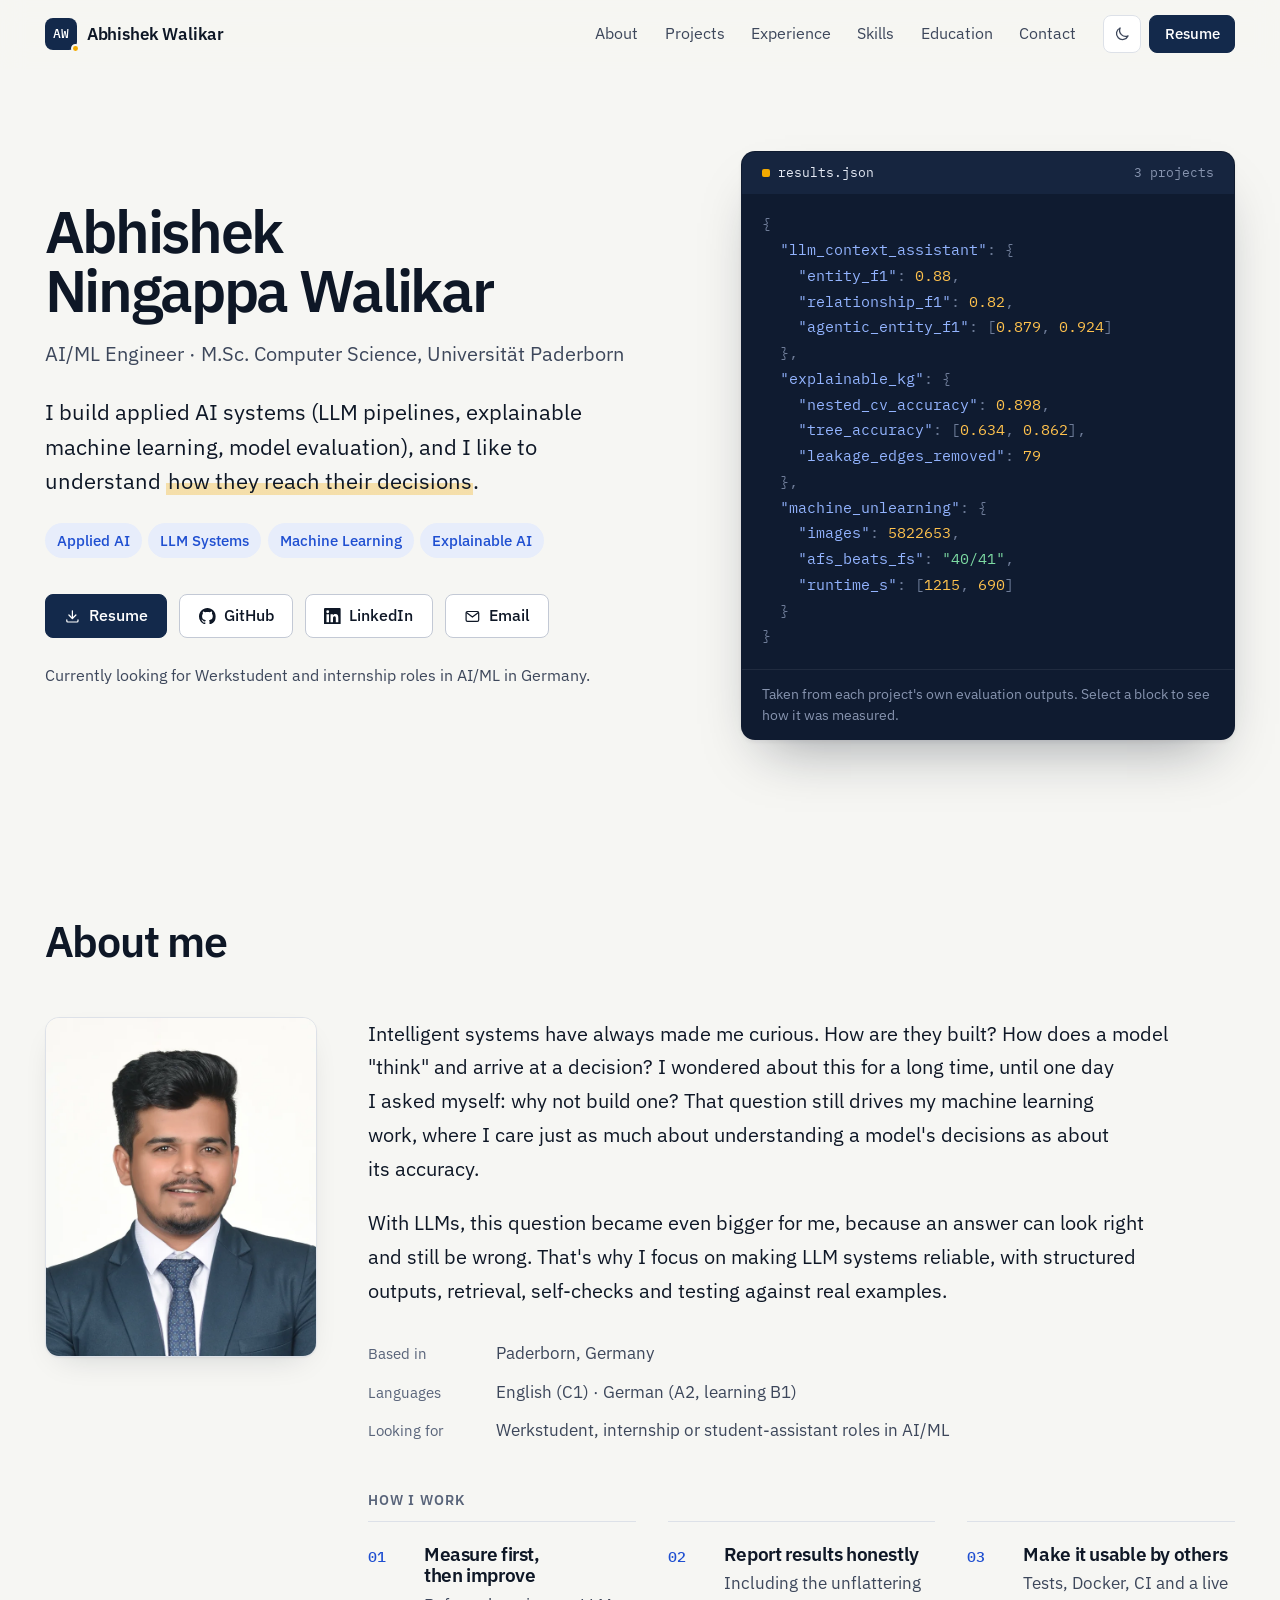
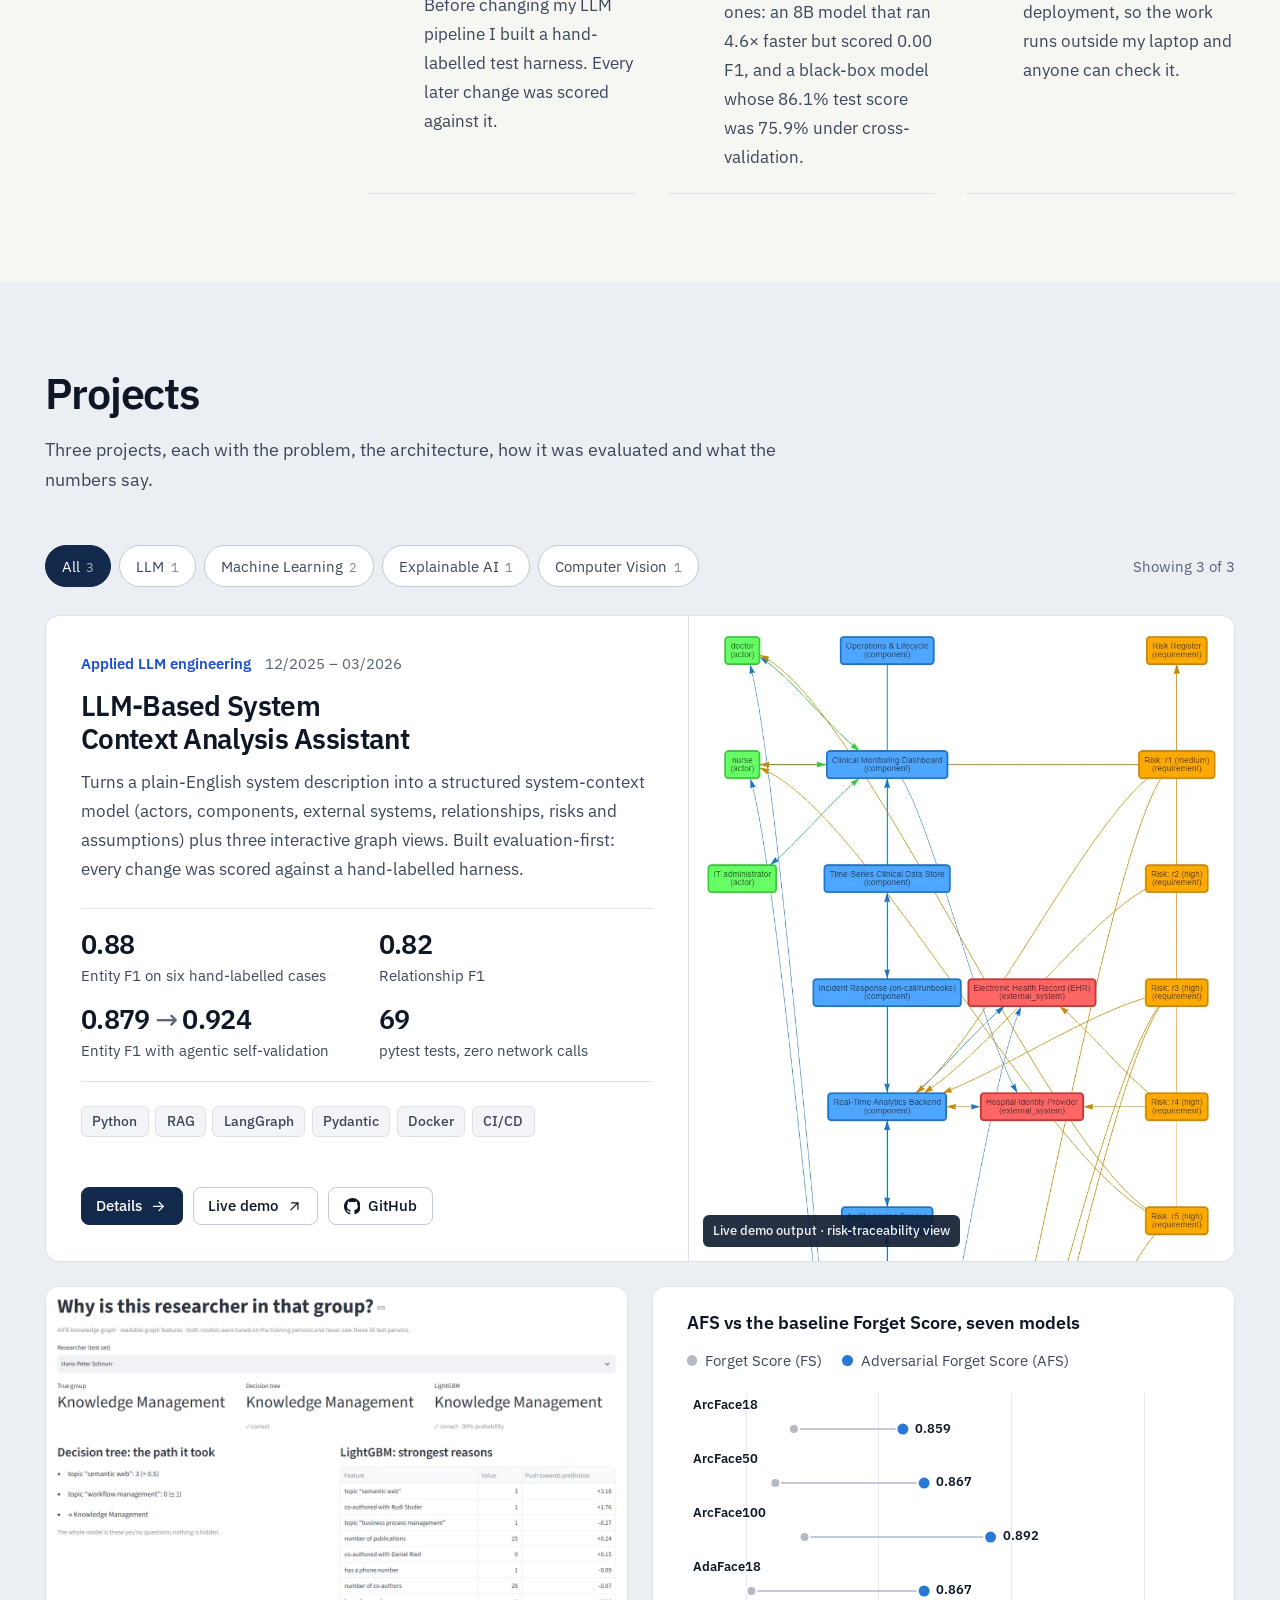
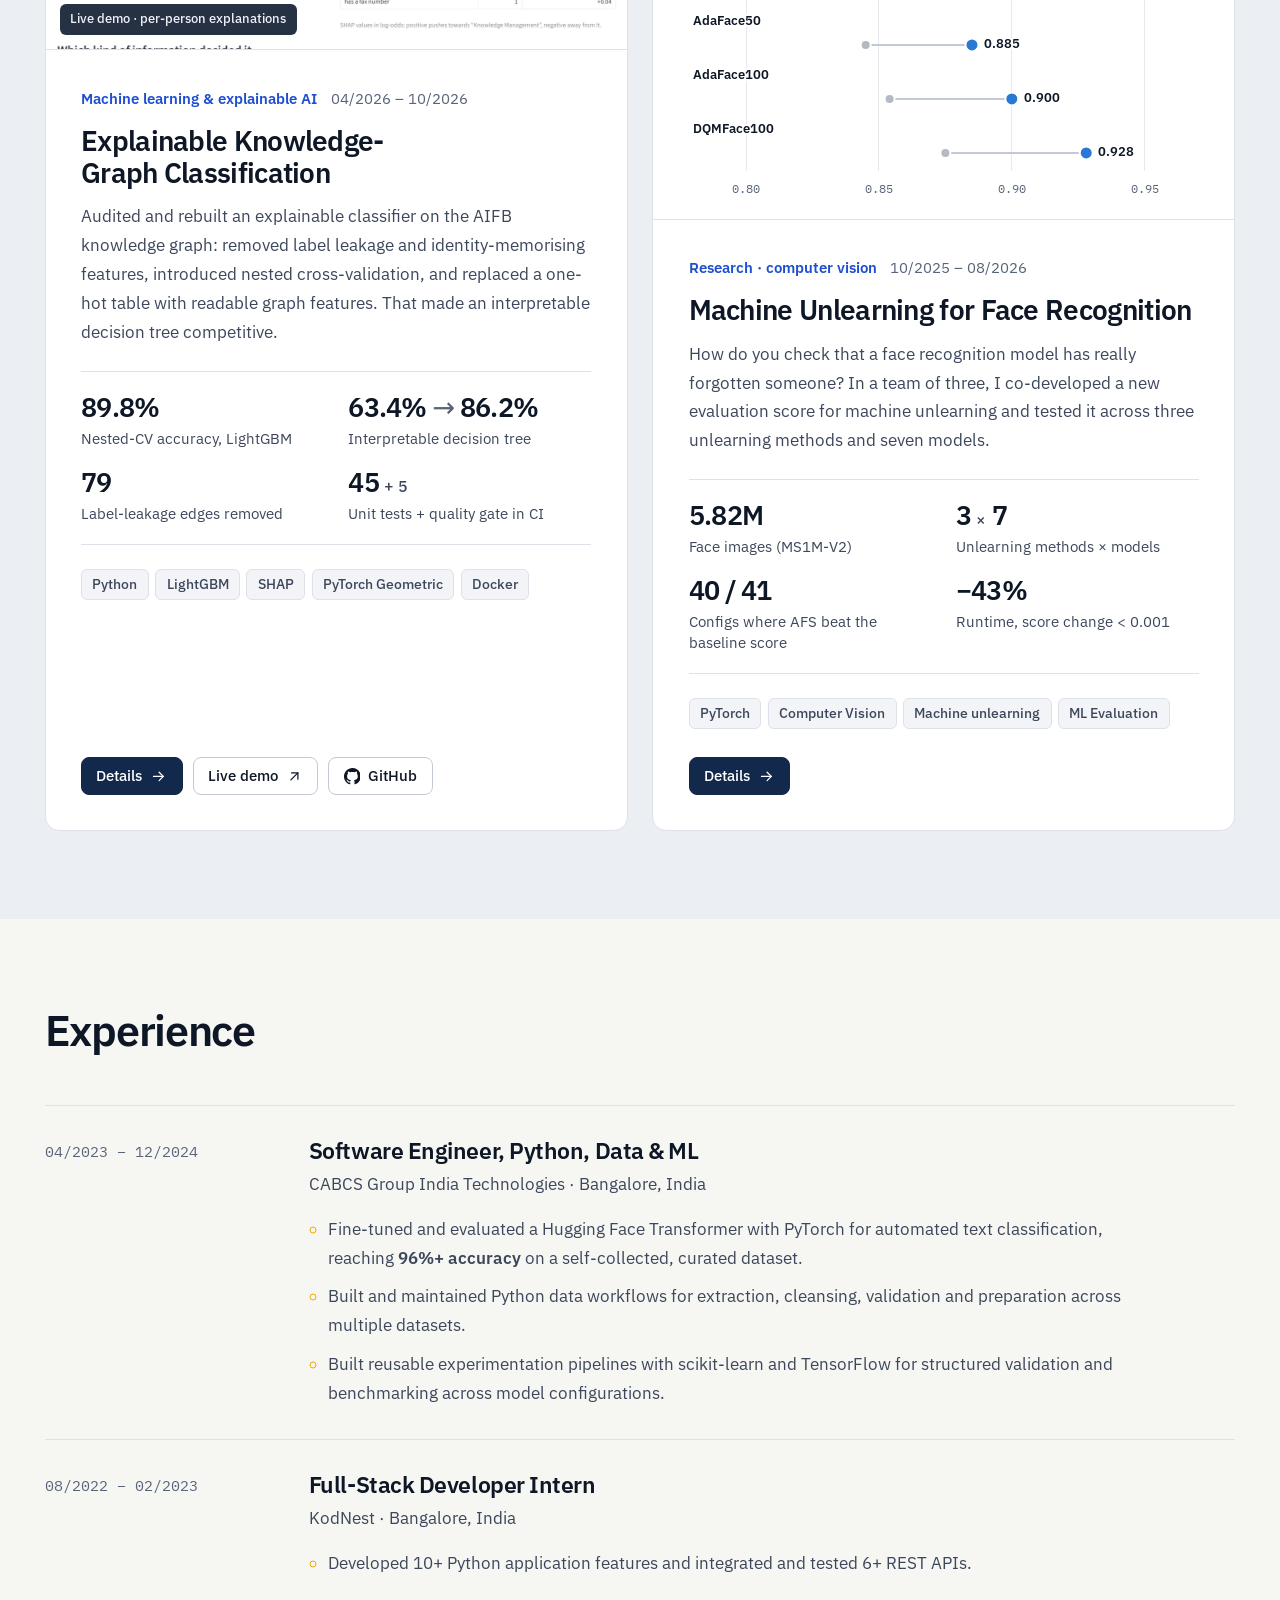
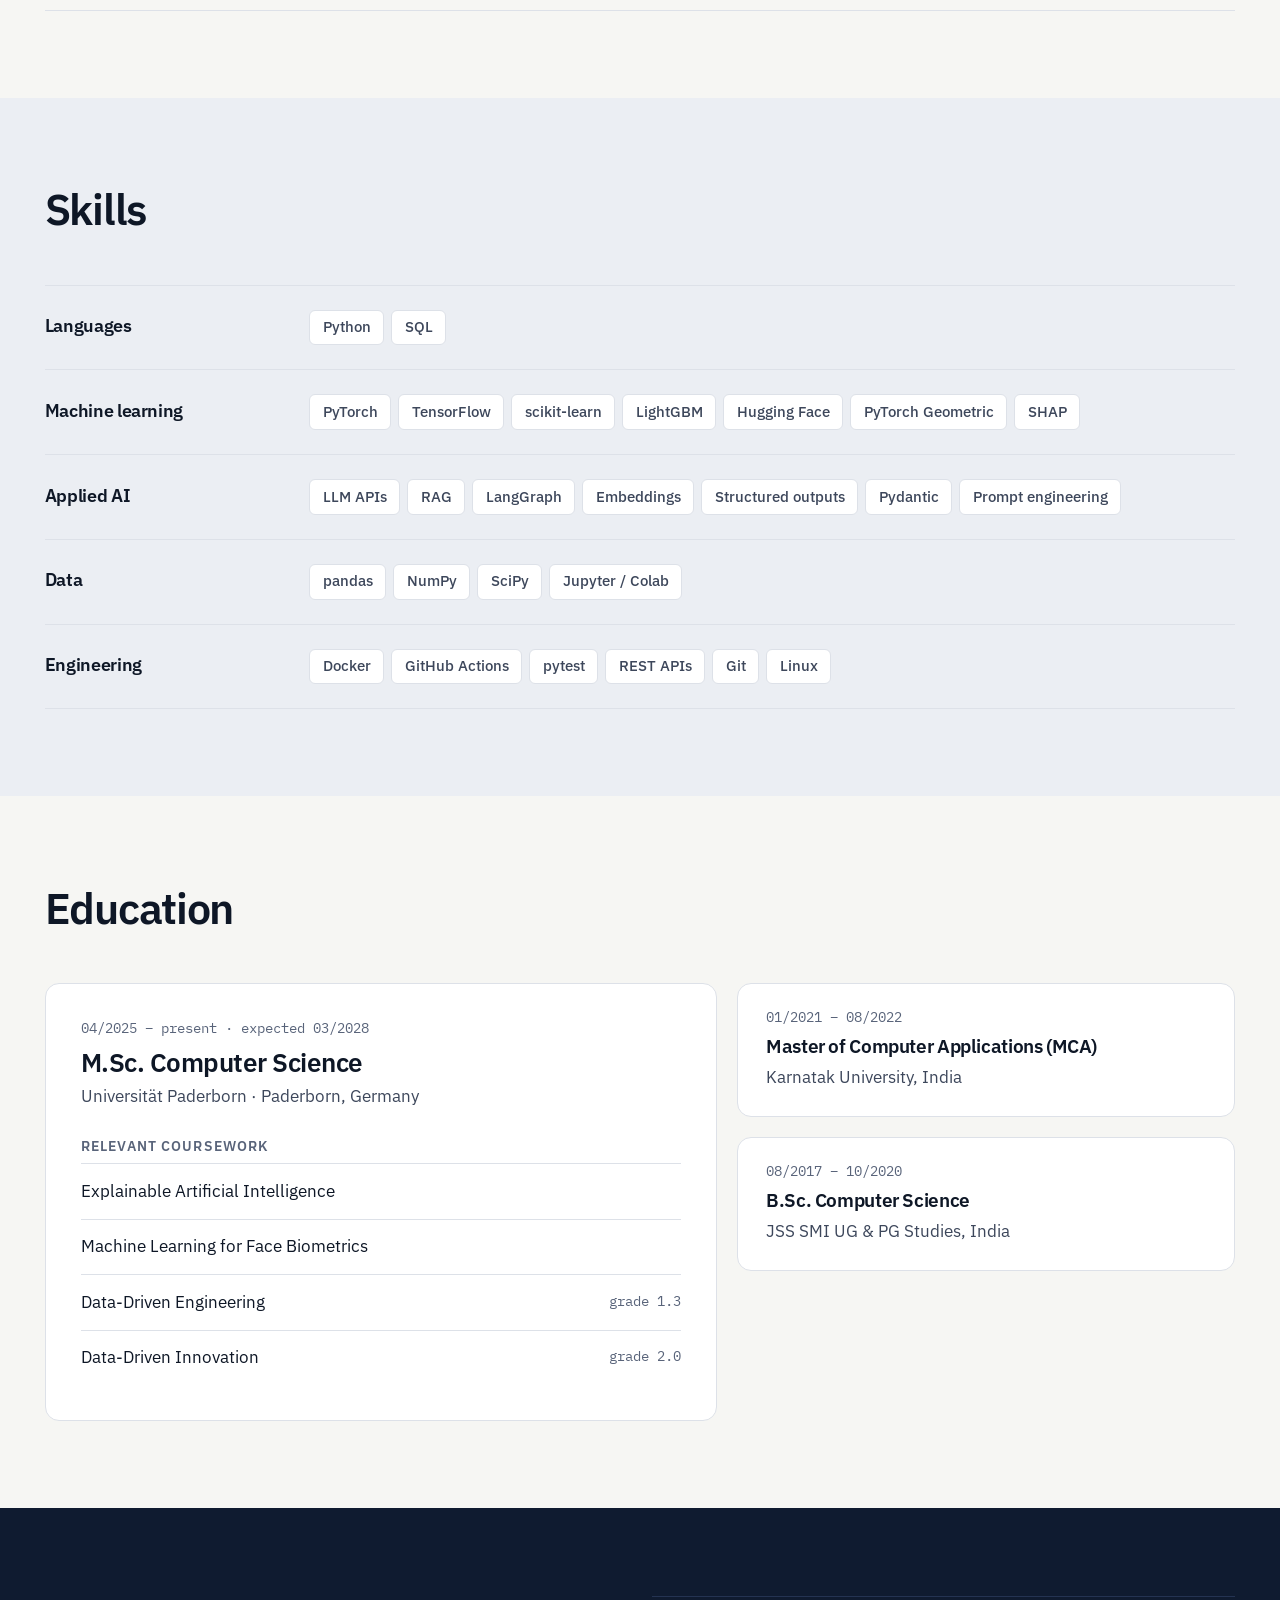
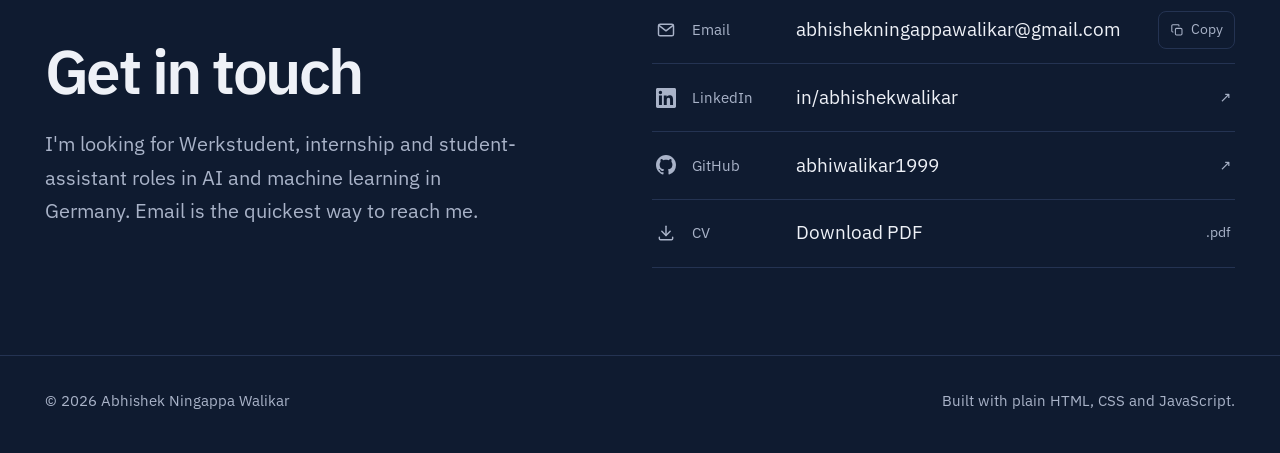
<file: index.html>
<!doctype html>
<html lang="en">
<head>
  <meta charset="utf-8">
  <meta name="viewport" content="width=device-width, initial-scale=1">
  <title>Abhishek Ningappa Walikar · AI/ML Engineer</title>
  <meta name="description" content="Abhishek Ningappa Walikar is an M.Sc. Computer Science student at Universität Paderborn who builds and evaluates applied AI systems: LLM pipelines, explainable machine learning and model evaluation. Open to Werkstudent and internship roles in AI/ML.">
  <meta name="author" content="Abhishek Ningappa Walikar">
  <meta name="theme-color" content="#f6f6f3" media="(prefers-color-scheme: light)">
  <meta name="theme-color" content="#0a0f1a" media="(prefers-color-scheme: dark)">
  <meta property="og:type" content="website">
  <meta property="og:title" content="Abhishek Ningappa Walikar · AI/ML Engineer">
  <meta property="og:description" content="Applied AI systems, built and measured: LLM pipelines, explainable ML and model evaluation.">
  <!-- deploy:urls -->
  <link rel="canonical" href="https://abhiwalikar1999.github.io/">
  <meta property="og:url" content="https://abhiwalikar1999.github.io/">
  <meta property="og:image" content="https://abhiwalikar1999.github.io/assets/img/og-image.png">
  <meta property="og:image:width" content="1200">
  <meta property="og:image:height" content="630">
  <meta name="twitter:card" content="summary_large_image">
  <!-- /deploy:urls -->
  <link rel="icon" href="assets/img/favicon.svg" type="image/svg+xml">
  <link rel="preload" href="assets/fonts/ibm-plex-sans-latin-wght-normal.woff2" as="font" type="font/woff2" crossorigin>
  <link rel="stylesheet" href="assets/css/style.css">
  <script>try{var t=localStorage.getItem('theme');if(t==='light'||t==='dark')document.documentElement.dataset.theme=t}catch(e){}document.documentElement.classList.add('js')</script>
  <script src="assets/js/main.js" defer></script>
  <script src="assets/js/insights.js" defer></script>
  <script src="assets/js/charts.js" defer></script>
  <script type="application/ld+json">
  {
    "@context": "https://schema.org",
    "@type": "Person",
    "name": "Abhishek Ningappa Walikar",
    "jobTitle": "AI/ML Engineer",
    "email": "mailto:abhishekningappawalikar@gmail.com",
    "address": { "@type": "PostalAddress", "addressLocality": "Paderborn", "addressCountry": "DE" },
    "affiliation": { "@type": "CollegeOrUniversity", "name": "Universität Paderborn" },
    "sameAs": ["https://www.linkedin.com/in/abhishekwalikar", "https://github.com/abhiwalikar1999"],
    "knowsAbout": ["Machine learning", "Large language models", "Retrieval-augmented generation", "Explainable AI", "Computer vision"]
  }
  </script>
</head>
<body>
  <a class="skip-link" href="#main">Skip to content</a>

  <header class="site-header">
    <nav class="wrap nav" aria-label="Main">
      <a class="brand" href="#top"><span class="brand-mark" aria-hidden="true">AW</span><span>Abhishek Walikar</span></a>
      <ul class="nav-links" id="nav-links">
        <li><a href="#about">About</a></li>
        <li><a href="#projects">Projects</a></li>
        <li><a href="#experience">Experience</a></li>
        <li><a href="#skills">Skills</a></li>
        <li><a href="#education">Education</a></li>
        <li><a href="#contact">Contact</a></li>
      </ul>
      <div class="nav-tools">
        <button class="icon-btn theme-toggle" type="button" aria-label="Toggle colour theme">
          <svg class="icon icon--stroke icon-moon" aria-hidden="true"><use href="assets/img/icons.svg#i-moon"/></svg>
          <svg class="icon icon--stroke icon-sun" aria-hidden="true"><use href="assets/img/icons.svg#i-sun"/></svg>
        </button>
        <a class="btn btn--sm nav-resume" href="assets/docs/Abhishek_Ningappa_Walikar_CV.pdf" download>Resume</a>
        <button class="icon-btn menu-toggle" type="button" aria-expanded="false" aria-controls="nav-links" aria-label="Open menu">
          <svg class="icon icon--stroke" aria-hidden="true"><use href="assets/img/icons.svg#i-menu"/></svg>
        </button>
      </div>
    </nav>
  </header>

  <main id="main">
    <!-- Hero ------------------------------------------------------------------ -->
    <section class="hero wrap" id="top" aria-labelledby="hero-title">
      <div class="hero-text">
        <h1 id="hero-title">Abhishek Ningappa Walikar</h1>
        <p class="hero-degree">AI/ML Engineer · M.Sc. Computer Science, Universität Paderborn</p>
        <p class="hero-lead">I build applied AI systems (LLM pipelines, explainable machine learning, model evaluation), and I like to understand <mark class="hl">how they reach their decisions</mark>.</p>
        <ul class="hero-focus" aria-label="Focus areas">
          <li>Applied AI</li>
          <li>LLM Systems</li>
          <li>Machine Learning</li>
          <li>Explainable AI</li>
        </ul>
        <div class="hero-actions">
          <a class="btn" href="assets/docs/Abhishek_Ningappa_Walikar_CV.pdf" download>
            <svg class="icon icon--stroke" aria-hidden="true"><use href="assets/img/icons.svg#i-download"/></svg>Resume
          </a>
          <a class="btn btn--ghost" href="https://github.com/abhiwalikar1999" target="_blank" rel="noopener">
            <svg class="icon" aria-hidden="true"><use href="assets/img/icons.svg#i-github"/></svg>GitHub
          </a>
          <a class="btn btn--ghost" href="https://www.linkedin.com/in/abhishekwalikar" target="_blank" rel="noopener">
            <svg class="icon" aria-hidden="true"><use href="assets/img/icons.svg#i-linkedin"/></svg>LinkedIn
          </a>
          <a class="btn btn--ghost" href="mailto:abhishekningappawalikar@gmail.com">
            <svg class="icon icon--stroke" aria-hidden="true"><use href="assets/img/icons.svg#i-mail"/></svg>Email
          </a>
        </div>
        <p class="hero-note">Currently looking for Werkstudent and internship roles in AI/ML in Germany.</p>
      </div>

      <div class="code-card">
        <div class="code-bar">
          <span class="code-file">results.json</span>
          <span>3 projects</span>
        </div>
        <div class="code-body" role="group" aria-label="Headline results from three projects">
          <span class="lines">
            <span class="ln" style="--i:0"><span class="tk-p">{</span></span>
            <a class="blk" href="projects/llm-context-assistant/" aria-label="LLM-Based System Context Analysis Assistant: entity F1 0.88, relationship F1 0.82, agentic validation 0.879 to 0.924. Open project details.">
              <span class="ln" style="--i:1">  <span class="tk-k">"llm_context_assistant"</span><span class="tk-p">: {</span><span class="hint">  // details →</span></span>
              <span class="ln" style="--i:2">    <span class="tk-k">"entity_f1"</span><span class="tk-p">:</span> <span class="tk-n">0.88</span><span class="tk-p">,</span></span>
              <span class="ln" style="--i:3">    <span class="tk-k">"relationship_f1"</span><span class="tk-p">:</span> <span class="tk-n">0.82</span><span class="tk-p">,</span></span>
              <span class="ln" style="--i:4">    <span class="tk-k">"agentic_entity_f1"</span><span class="tk-p">: [</span><span class="tk-n">0.879</span><span class="tk-p">,</span> <span class="tk-n">0.924</span><span class="tk-p">]</span></span>
              <span class="ln" style="--i:5">  <span class="tk-p">},</span></span>
            </a>
            <a class="blk" href="projects/explainable-kg-classification/" aria-label="Explainable Knowledge-Graph Classification: 89.8% nested cross-validation accuracy, decision tree from 63.4% to 86.2%, 79 leakage edges removed. Open project details.">
              <span class="ln" style="--i:6">  <span class="tk-k">"explainable_kg"</span><span class="tk-p">: {</span><span class="hint">  // details →</span></span>
              <span class="ln" style="--i:7">    <span class="tk-k">"nested_cv_accuracy"</span><span class="tk-p">:</span> <span class="tk-n">0.898</span><span class="tk-p">,</span></span>
              <span class="ln" style="--i:8">    <span class="tk-k">"tree_accuracy"</span><span class="tk-p">: [</span><span class="tk-n">0.634</span><span class="tk-p">,</span> <span class="tk-n">0.862</span><span class="tk-p">],</span></span>
              <span class="ln" style="--i:9">    <span class="tk-k">"leakage_edges_removed"</span><span class="tk-p">:</span> <span class="tk-n">79</span></span>
              <span class="ln" style="--i:10">  <span class="tk-p">},</span></span>
            </a>
            <a class="blk" href="projects/machine-unlearning/" aria-label="Machine Unlearning for Face Recognition: 5.82 million images, AFS separated more strongly than FS in 40 of 41 configurations, runtime from 1,215 to 690 seconds. Open project details.">
              <span class="ln" style="--i:11">  <span class="tk-k">"machine_unlearning"</span><span class="tk-p">: {</span><span class="hint">  // details →</span></span>
              <span class="ln" style="--i:12">    <span class="tk-k">"images"</span><span class="tk-p">:</span> <span class="tk-n">5822653</span><span class="tk-p">,</span></span>
              <span class="ln" style="--i:13">    <span class="tk-k">"afs_beats_fs"</span><span class="tk-p">:</span> <span class="tk-s">"40/41"</span><span class="tk-p">,</span></span>
              <span class="ln" style="--i:14">    <span class="tk-k">"runtime_s"</span><span class="tk-p">: [</span><span class="tk-n">1215</span><span class="tk-p">,</span> <span class="tk-n">690</span><span class="tk-p">]</span></span>
              <span class="ln" style="--i:15">  <span class="tk-p">}</span></span>
            </a>
            <span class="ln" style="--i:16"><span class="tk-p">}</span></span>
          </span>
        </div>
        <p class="code-foot">Taken from each project's own evaluation outputs. Select a block to see how it was measured.</p>
      </div>
    </section>

    <!-- About ----------------------------------------------------------------- -->
    <section class="section" id="about" aria-labelledby="about-title">
      <div class="wrap">
        <div class="section-head reveal">
          <h2 id="about-title">About me</h2>
        </div>
        <div class="about-grid">
          <figure class="portrait reveal">
            <img src="assets/img/portrait.webp" width="640" height="800" alt="Portrait of Abhishek Ningappa Walikar" loading="lazy" decoding="async">
          </figure>
          <div class="about-text reveal">
            <p>Intelligent systems have always made me curious. How are they built? How does a model "think" and arrive at a decision? I wondered about this for a long time, until one day I asked myself: why not build one? That question still drives my machine learning work, where I care just as much about understanding a model's decisions as about its accuracy.</p>
            <p>With LLMs, this question became even bigger for me, because an answer can look right and still be wrong. That's why I focus on making LLM systems reliable, with structured outputs, retrieval, self-checks and testing against real examples.</p>
            <ul class="about-facts">
              <li><span class="label">Based in</span><span>Paderborn, Germany</span></li>
              <li><span class="label">Languages</span><span>English (C1) · German (A2, learning B1)</span></li>
              <li><span class="label">Looking for</span><span>Werkstudent, internship or student-assistant roles in AI/ML</span></li>
            </ul>
          </div>
          <div class="about-principles reveal">
            <p class="principles-title">How I work</p>
            <ol class="principles">
              <li>
                <h3>Measure first, then improve</h3>
                <p>Before changing my LLM pipeline I built a hand-labelled test harness. Every later change was scored against it.</p>
              </li>
              <li>
                <h3>Report results honestly</h3>
                <p>Including the unflattering ones: an 8B model that ran 4.6× faster but scored 0.00 F1, and a black-box model whose 86.1% test score was 75.9% under cross-validation.</p>
              </li>
              <li>
                <h3>Make it usable by others</h3>
                <p>Tests, Docker, CI and a live deployment, so the work runs outside my laptop and anyone can check it.</p>
              </li>
            </ol>
          </div>
        </div>
      </div>
    </section>

    <!-- Projects -------------------------------------------------------------- -->
    <section class="section section--alt" id="projects" aria-labelledby="projects-title">
      <div class="wrap">
        <div class="section-head reveal">
          <h2 id="projects-title">Projects</h2>
          <p>Three projects, each with the problem, the architecture, how it was evaluated and what the numbers say.</p>
        </div>

        <div class="filters reveal" role="group" aria-label="Filter projects by area">
          <button class="filter" type="button" data-filter="all" aria-pressed="true">All</button>
          <button class="filter" type="button" data-filter="llm" aria-pressed="false">LLM</button>
          <button class="filter" type="button" data-filter="ml" aria-pressed="false">Machine Learning</button>
          <button class="filter" type="button" data-filter="xai" aria-pressed="false">Explainable AI</button>
          <button class="filter" type="button" data-filter="cv" aria-pressed="false">Computer Vision</button>
          <span class="filter-status" aria-live="polite">Showing 3 of 3</span>
        </div>

        <ul class="project-grid">
          <!-- Project 1 (featured: has a live demo) -->
          <li class="project project--featured reveal" data-tags="llm">
            <a class="project-media" href="projects/llm-context-assistant/" tabindex="-1" aria-hidden="true">
              <img src="assets/img/projects/llm-risk-overlay.webp" alt="" width="940" height="1110" loading="lazy" decoding="async">
              <span class="media-label">Live demo output · risk-traceability view</span>
            </a>
            <div class="project-body">
              <div class="project-meta"><span class="tag">Applied LLM engineering</span><span>12/2025 – 03/2026</span></div>
              <h3><a href="projects/llm-context-assistant/">LLM-Based System Context Analysis Assistant</a></h3>
              <p class="project-summary">Turns a plain-English system description into a structured system-context model (actors, components, external systems, relationships, risks and assumptions) plus three interactive graph views. Built evaluation-first: every change was scored against a hand-labelled harness.</p>
              <ul class="stats" aria-label="Key results">
                <li class="stat"><strong>0.88</strong><span>Entity F1 on six hand-labelled cases</span></li>
                <li class="stat"><strong>0.82</strong><span>Relationship F1</span></li>
                <li class="stat"><strong>0.879 <span class="arrow">→</span> 0.924</strong><span>Entity F1 with agentic self-validation</span></li>
                <li class="stat"><strong>69</strong><span>pytest tests, zero network calls</span></li>
              </ul>
              <ul class="chip-list" aria-label="Tech stack">
                <li class="chip">Python</li><li class="chip">RAG</li><li class="chip">LangGraph</li><li class="chip">Pydantic</li><li class="chip">Docker</li><li class="chip">CI/CD</li>
              </ul>
              <div class="project-actions">
                <a class="btn btn--sm" href="projects/llm-context-assistant/">Details
                  <svg class="icon icon--stroke" aria-hidden="true"><use href="assets/img/icons.svg#i-arrow-right"/></svg></a>
                <a class="btn btn--sm btn--ghost" href="https://context-graph-assistant.kindforest-49e58022.francecentral.azurecontainerapps.io" target="_blank" rel="noopener">Live demo
                  <svg class="icon icon--stroke" aria-hidden="true"><use href="assets/img/icons.svg#i-arrow-up-right"/></svg></a>
                <a class="btn btn--sm btn--ghost" href="https://github.com/abhiwalikar1999/LLM-Based-System-Context-Analysis-Assistant" target="_blank" rel="noopener">
                  <svg class="icon" aria-hidden="true"><use href="assets/img/icons.svg#i-github"/></svg>GitHub</a>
              </div>
            </div>
          </li>

          <!-- Project 2 -->
          <li class="project reveal" data-tags="ml xai">
            <a class="project-media" href="projects/explainable-kg-classification/" tabindex="-1" aria-hidden="true">
              <img src="assets/img/projects/kg-demo-card.webp" alt="" width="1290" height="806" loading="lazy" decoding="async">
              <span class="media-label">Live demo · per-person explanations</span>
            </a>
            <div class="project-body">
              <div class="project-meta"><span class="tag">Machine learning &amp; explainable AI</span><span>04/2026 – 10/2026</span></div>
              <h3><a href="projects/explainable-kg-classification/">Explainable Knowledge-Graph Classification</a></h3>
              <p class="project-summary">Audited and rebuilt an explainable classifier on the AIFB knowledge graph: removed label leakage and identity-memorising features, introduced nested cross-validation, and replaced a one-hot table with readable graph features. That made an interpretable decision tree competitive.</p>
              <ul class="stats" aria-label="Key results">
                <li class="stat"><strong>89.8%</strong><span>Nested-CV accuracy, LightGBM</span></li>
                <li class="stat"><strong>63.4% <span class="arrow">→</span> 86.2%</strong><span>Interpretable decision tree</span></li>
                <li class="stat"><strong>79</strong><span>Label-leakage edges removed</span></li>
                <li class="stat"><strong>45 <small>+ 5</small></strong><span>Unit tests + quality gate in CI</span></li>
              </ul>
              <ul class="chip-list" aria-label="Tech stack">
                <li class="chip">Python</li><li class="chip">LightGBM</li><li class="chip">SHAP</li><li class="chip">PyTorch Geometric</li><li class="chip">Docker</li>
              </ul>
              <div class="project-actions">
                <a class="btn btn--sm" href="projects/explainable-kg-classification/">Details
                  <svg class="icon icon--stroke" aria-hidden="true"><use href="assets/img/icons.svg#i-arrow-right"/></svg></a>
                <a class="btn btn--sm btn--ghost" href="https://explainable-kg-classification.purplerock-f0a543f4.francecentral.azurecontainerapps.io" target="_blank" rel="noopener">Live demo
                  <svg class="icon icon--stroke" aria-hidden="true"><use href="assets/img/icons.svg#i-arrow-up-right"/></svg></a>
                <a class="btn btn--sm btn--ghost" href="https://github.com/abhiwalikar1999/explainable-kg-classification" target="_blank" rel="noopener">
                  <svg class="icon" aria-hidden="true"><use href="assets/img/icons.svg#i-github"/></svg>GitHub</a>
              </div>
            </div>
          </li>

          <!-- Project 3 -->
          <li class="project reveal" data-tags="ml cv">
            <div class="project-media project-media--chart">
              <figure class="chart chart--bare" data-chart="dumbbell" data-min="0.78" data-max="0.95" data-ticks="0.8,0.85,0.9,0.95" data-decimals="3" data-tick-decimals="2" data-label="b" data-row-h="30" data-delta-unit="" data-delta-decimals="3" data-colors="series-muted,series-1">
                <figcaption><span class="chart-title">AFS vs the baseline Forget Score, seven models</span></figcaption>
                <div class="table-wrap"><table class="data-table">
                  <thead><tr><th scope="col">Model</th><th scope="col" class="num">Forget Score (FS)</th><th scope="col" class="num">Adversarial Forget Score (AFS)</th></tr></thead>
                  <tbody>
                    <tr><th scope="row">ArcFace18</th><td class="num">0.818</td><td class="num">0.859</td></tr>
                    <tr><th scope="row">ArcFace50</th><td class="num">0.811</td><td class="num">0.867</td></tr>
                    <tr><th scope="row">ArcFace100</th><td class="num">0.822</td><td class="num">0.892</td></tr>
                    <tr><th scope="row">AdaFace18</th><td class="num">0.802</td><td class="num">0.867</td></tr>
                    <tr><th scope="row">AdaFace50</th><td class="num">0.845</td><td class="num">0.885</td></tr>
                    <tr><th scope="row">AdaFace100</th><td class="num">0.854</td><td class="num">0.900</td></tr>
                    <tr><th scope="row">DQMFace100</th><td class="num">0.875</td><td class="num">0.928</td></tr>
                  </tbody>
                </table></div>
              </figure>
            </div>
            <div class="project-body">
              <div class="project-meta"><span class="tag">Research · computer vision</span><span>10/2025 – 08/2026</span></div>
              <h3><a href="projects/machine-unlearning/">Machine Unlearning for Face Recognition</a></h3>
              <p class="project-summary">How do you check that a face recognition model has really forgotten someone? In a team of three, I co-developed a new evaluation score for machine unlearning and tested it across three unlearning methods and seven models.</p>
              <ul class="stats" aria-label="Key results">
                <li class="stat"><strong>5.82M</strong><span>Face images (MS1M-V2)</span></li>
                <li class="stat"><strong>3 <small>×</small> 7</strong><span>Unlearning methods × models</span></li>
                <li class="stat"><strong>40 / 41</strong><span>Configs where AFS beat the baseline score</span></li>
                <li class="stat"><strong>−43%</strong><span>Runtime, score change &lt; 0.001</span></li>
              </ul>
              <ul class="chip-list" aria-label="Tech stack">
                <li class="chip">PyTorch</li><li class="chip">Computer Vision</li><li class="chip">Machine unlearning</li><li class="chip">ML Evaluation</li>
              </ul>
              <div class="project-actions">
                <a class="btn btn--sm" href="projects/machine-unlearning/">Details
                  <svg class="icon icon--stroke" aria-hidden="true"><use href="assets/img/icons.svg#i-arrow-right"/></svg></a>
              </div>
            </div>
          </li>
        </ul>
      </div>
    </section>

    <!-- Experience -------------------------------------------------------------- -->
    <section class="section" id="experience" aria-labelledby="experience-title">
      <div class="wrap">
        <div class="section-head reveal">
          <h2 id="experience-title">Experience</h2>
        </div>
        <ol class="timeline">
          <li class="reveal">
            <div class="timeline-date">04/2023 – 12/2024</div>
            <div>
              <h3>Software Engineer, Python, Data &amp; ML</h3>
              <p class="timeline-org">CABCS Group India Technologies · Bangalore, India</p>
              <ul>
                <li>Fine-tuned and evaluated a Hugging Face Transformer with PyTorch for automated text classification, reaching <strong>96%+ accuracy</strong> on a self-collected, curated dataset.</li>
                <li>Built and maintained Python data workflows for extraction, cleansing, validation and preparation across multiple datasets.</li>
                <li>Built reusable experimentation pipelines with scikit-learn and TensorFlow for structured validation and benchmarking across model configurations.</li>
              </ul>
            </div>
          </li>
          <li class="reveal">
            <div class="timeline-date">08/2022 – 02/2023</div>
            <div>
              <h3>Full-Stack Developer Intern</h3>
              <p class="timeline-org">KodNest · Bangalore, India</p>
              <ul>
                <li>Developed 10+ Python application features and integrated and tested 6+ REST APIs.</li>
              </ul>
            </div>
          </li>
        </ol>
      </div>
    </section>

    <!-- Skills ------------------------------------------------------------------- -->
    <section class="section section--alt" id="skills" aria-labelledby="skills-title">
      <div class="wrap">
        <div class="section-head reveal">
          <h2 id="skills-title">Skills</h2>
        </div>
        <div class="skills reveal">
          <div class="skill-row">
            <h3>Languages</h3>
            <ul class="chip-list"><li class="chip">Python</li><li class="chip">SQL</li></ul>
          </div>
          <div class="skill-row">
            <h3>Machine learning</h3>
            <ul class="chip-list"><li class="chip">PyTorch</li><li class="chip">TensorFlow</li><li class="chip">scikit-learn</li><li class="chip">LightGBM</li><li class="chip">Hugging Face</li><li class="chip">PyTorch Geometric</li><li class="chip">SHAP</li></ul>
          </div>
          <div class="skill-row">
            <h3>Applied AI</h3>
            <ul class="chip-list"><li class="chip">LLM APIs</li><li class="chip">RAG</li><li class="chip">LangGraph</li><li class="chip">Embeddings</li><li class="chip">Structured outputs</li><li class="chip">Pydantic</li><li class="chip">Prompt engineering</li></ul>
          </div>
          <div class="skill-row">
            <h3>Data</h3>
            <ul class="chip-list"><li class="chip">pandas</li><li class="chip">NumPy</li><li class="chip">SciPy</li><li class="chip">Jupyter / Colab</li></ul>
          </div>
          <div class="skill-row">
            <h3>Engineering</h3>
            <ul class="chip-list"><li class="chip">Docker</li><li class="chip">GitHub Actions</li><li class="chip">pytest</li><li class="chip">REST APIs</li><li class="chip">Git</li><li class="chip">Linux</li></ul>
          </div>
        </div>
      </div>
    </section>

    <!-- Education ------------------------------------------------------------------ -->
    <section class="section" id="education" aria-labelledby="education-title">
      <div class="wrap">
        <div class="section-head reveal">
          <h2 id="education-title">Education</h2>
        </div>
        <div class="edu-grid">
          <article class="edu-main card reveal">
            <span class="edu-date">04/2025 – present · expected 03/2028</span>
            <h3>M.Sc. Computer Science</h3>
            <p class="timeline-org">Universität Paderborn · Paderborn, Germany</p>
            <p class="coursework-title">Relevant coursework</p>
            <ul class="coursework">
              <li><span>Explainable Artificial Intelligence</span></li>
              <li><span>Machine Learning for Face Biometrics</span></li>
              <li><span>Data-Driven Engineering</span><span>grade 1.3</span></li>
              <li><span>Data-Driven Innovation</span><span>grade 2.0</span></li>
            </ul>
          </article>
          <div class="edu-side">
            <article class="edu-item card reveal">
              <span class="edu-date">01/2021 – 08/2022</span>
              <h3>Master of Computer Applications (MCA)</h3>
              <p>Karnatak University, India</p>
            </article>
            <article class="edu-item card reveal">
              <span class="edu-date">08/2017 – 10/2020</span>
              <h3>B.Sc. Computer Science</h3>
              <p>JSS SMI UG &amp; PG Studies, India</p>
            </article>
          </div>
        </div>
      </div>
    </section>

    <!-- Contact (dark band) ---------------------------------------------------------- -->
    <section class="section section--band" id="contact" aria-labelledby="contact-title">
      <div class="wrap contact">
        <div class="reveal">
          <h2 id="contact-title">Get in touch</h2>
          <p class="contact-lead">I'm looking for Werkstudent, internship and student-assistant roles in AI and machine learning in Germany. Email is the quickest way to reach me.</p>
        </div>
        <ul class="contact-list reveal">
          <li>
            <a class="contact-row" href="mailto:abhishekningappawalikar@gmail.com">
              <svg class="icon icon--stroke" aria-hidden="true"><use href="assets/img/icons.svg#i-mail"/></svg>
              <span class="label">Email</span><span class="value">abhishekningappawalikar@<wbr>gmail.com</span>
            </a>
            <button class="copy-btn" type="button" data-copy="abhishekningappawalikar@gmail.com" aria-label="Copy email address">
              <svg class="icon icon--stroke" aria-hidden="true"><use href="assets/img/icons.svg#i-copy"/></svg>Copy
            </button>
          </li>
          <li>
            <a class="contact-row" href="https://www.linkedin.com/in/abhishekwalikar" target="_blank" rel="noopener">
              <svg class="icon" aria-hidden="true"><use href="assets/img/icons.svg#i-linkedin"/></svg>
              <span class="label">LinkedIn</span><span class="value">in/abhishekwalikar</span><span class="trail">↗</span>
            </a>
          </li>
          <li>
            <a class="contact-row" href="https://github.com/abhiwalikar1999" target="_blank" rel="noopener">
              <svg class="icon" aria-hidden="true"><use href="assets/img/icons.svg#i-github"/></svg>
              <span class="label">GitHub</span><span class="value">abhiwalikar1999</span><span class="trail">↗</span>
            </a>
          </li>
          <li>
            <a class="contact-row" href="assets/docs/Abhishek_Ningappa_Walikar_CV.pdf" download>
              <svg class="icon icon--stroke" aria-hidden="true"><use href="assets/img/icons.svg#i-download"/></svg>
              <span class="label">CV</span><span class="value">Download PDF</span><span class="trail">.pdf</span>
            </a>
          </li>
        </ul>
      </div>
    </section>
  </main>

  <footer class="site-footer">
    <div class="wrap footer-inner">
      <p>© <span data-year>2026</span> Abhishek Ningappa Walikar</p>
      <p>Built with plain HTML, CSS and JavaScript.</p>
    </div>
  </footer>
</body>
</html>
</file>
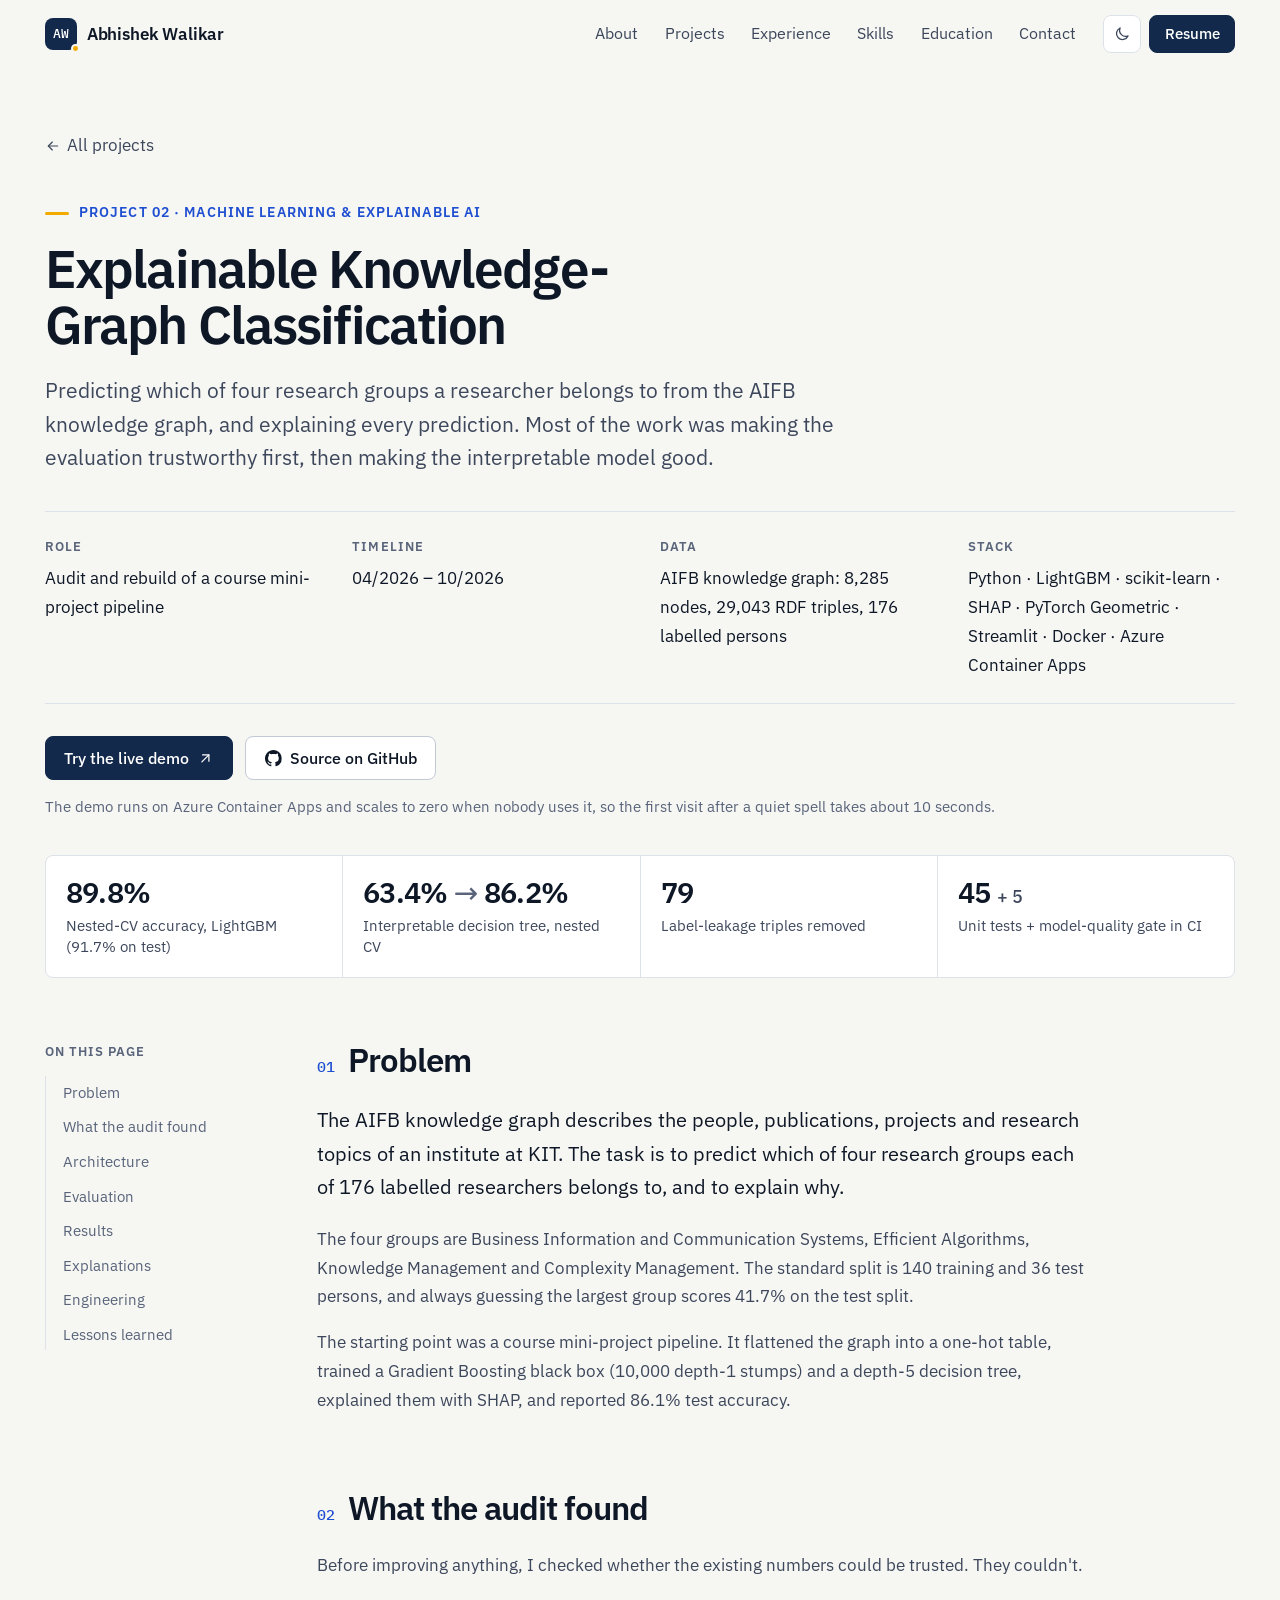
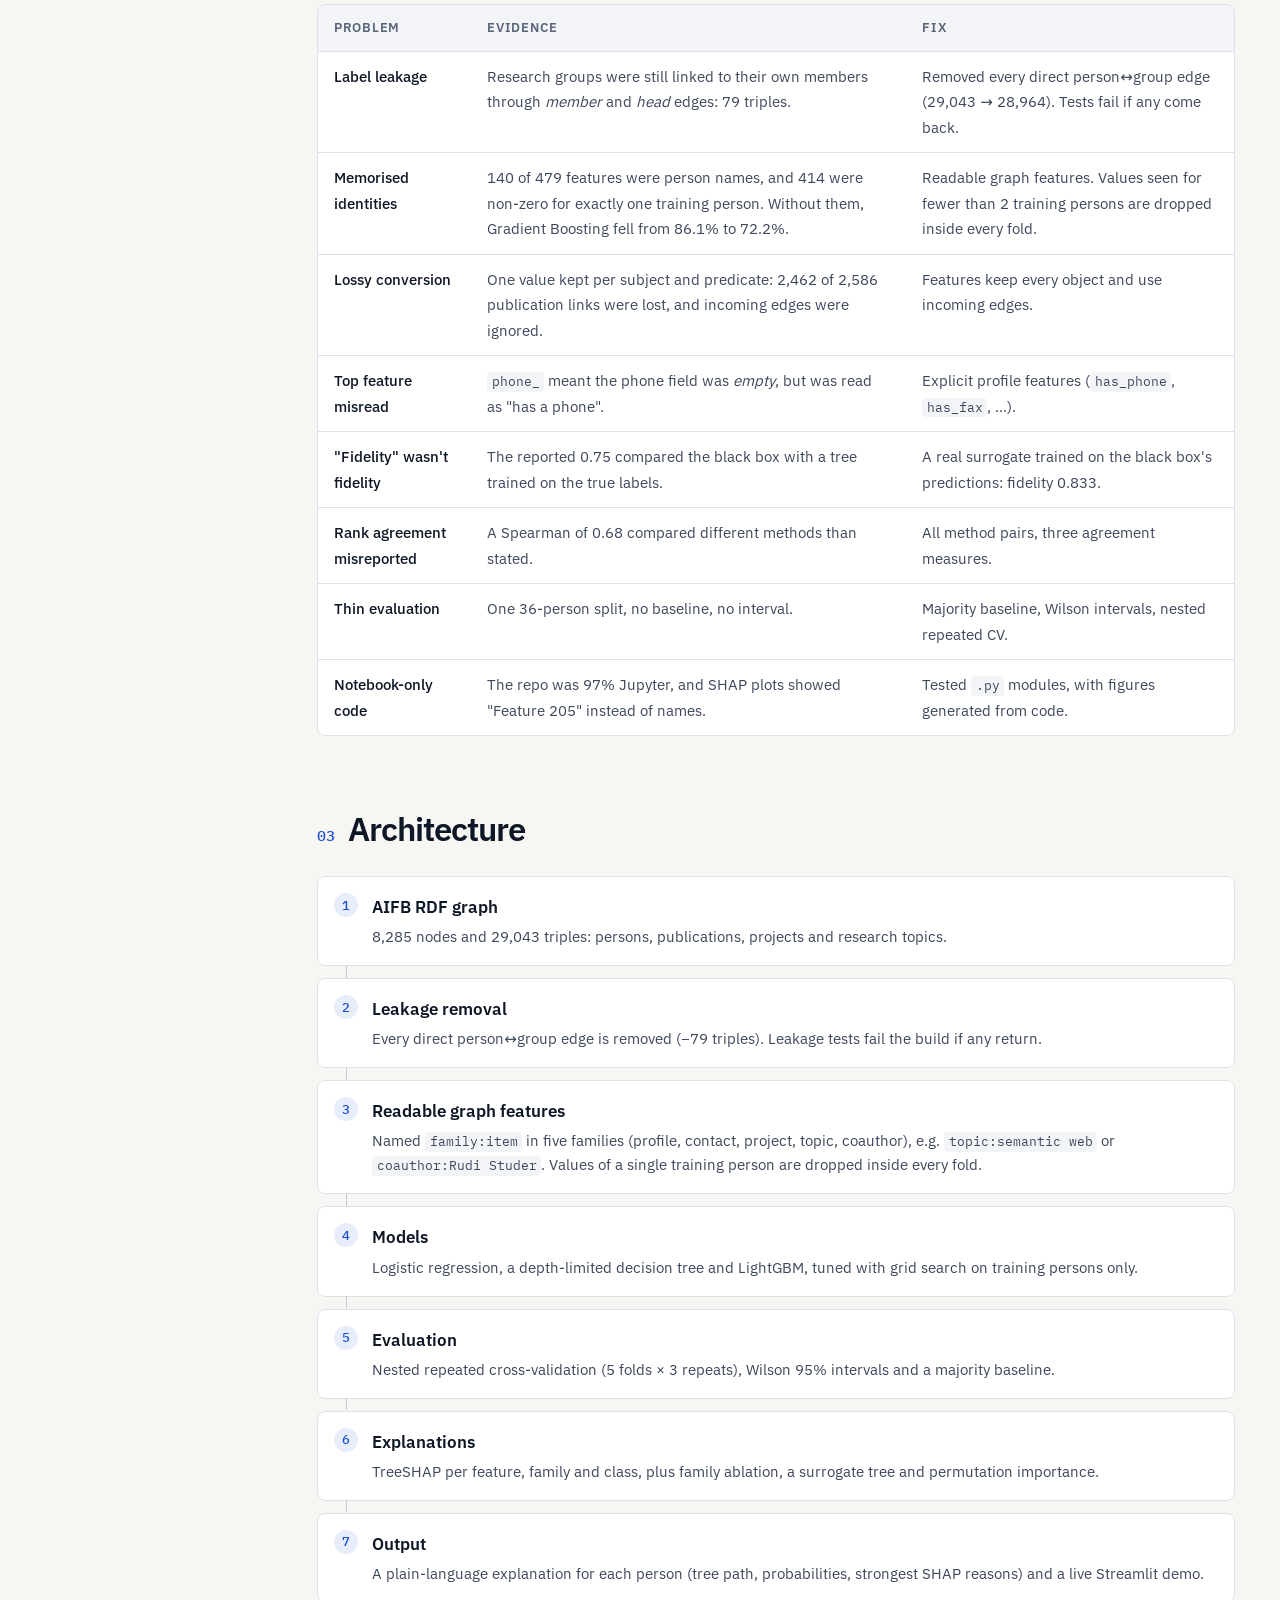
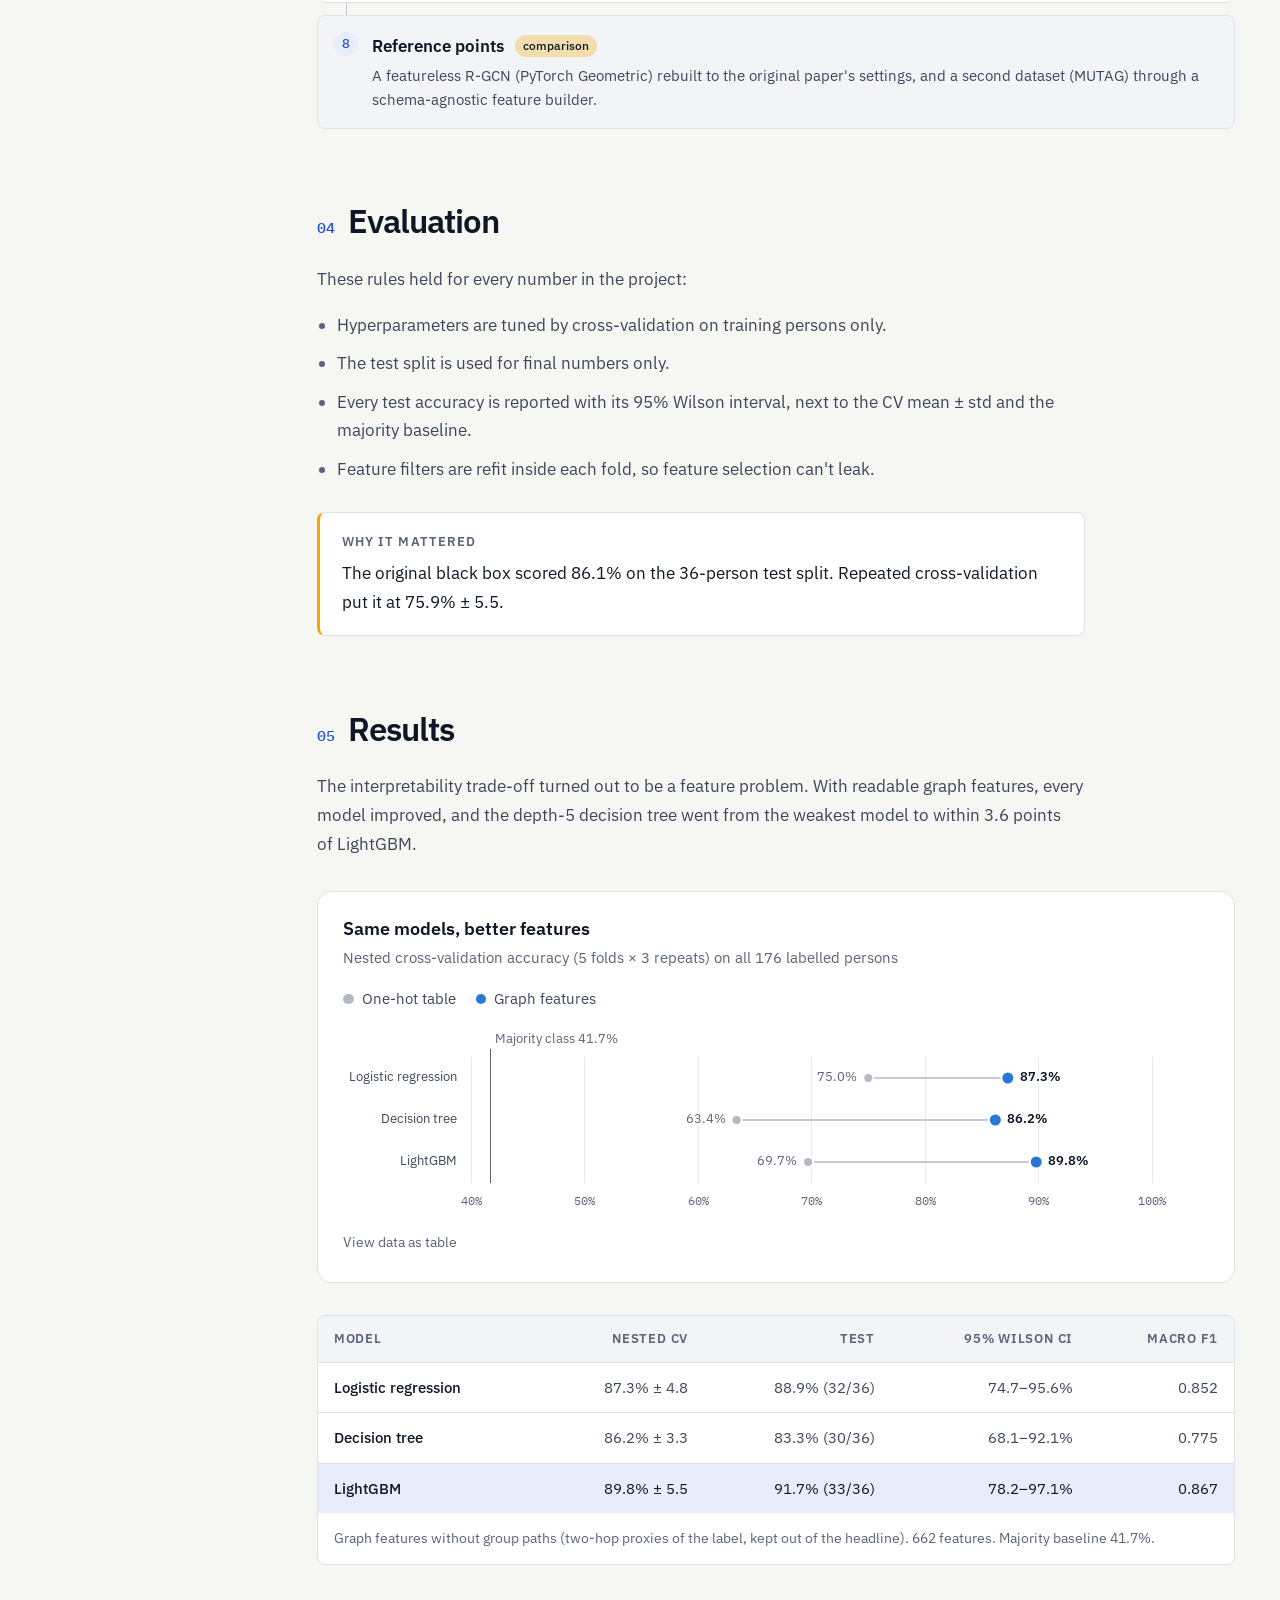
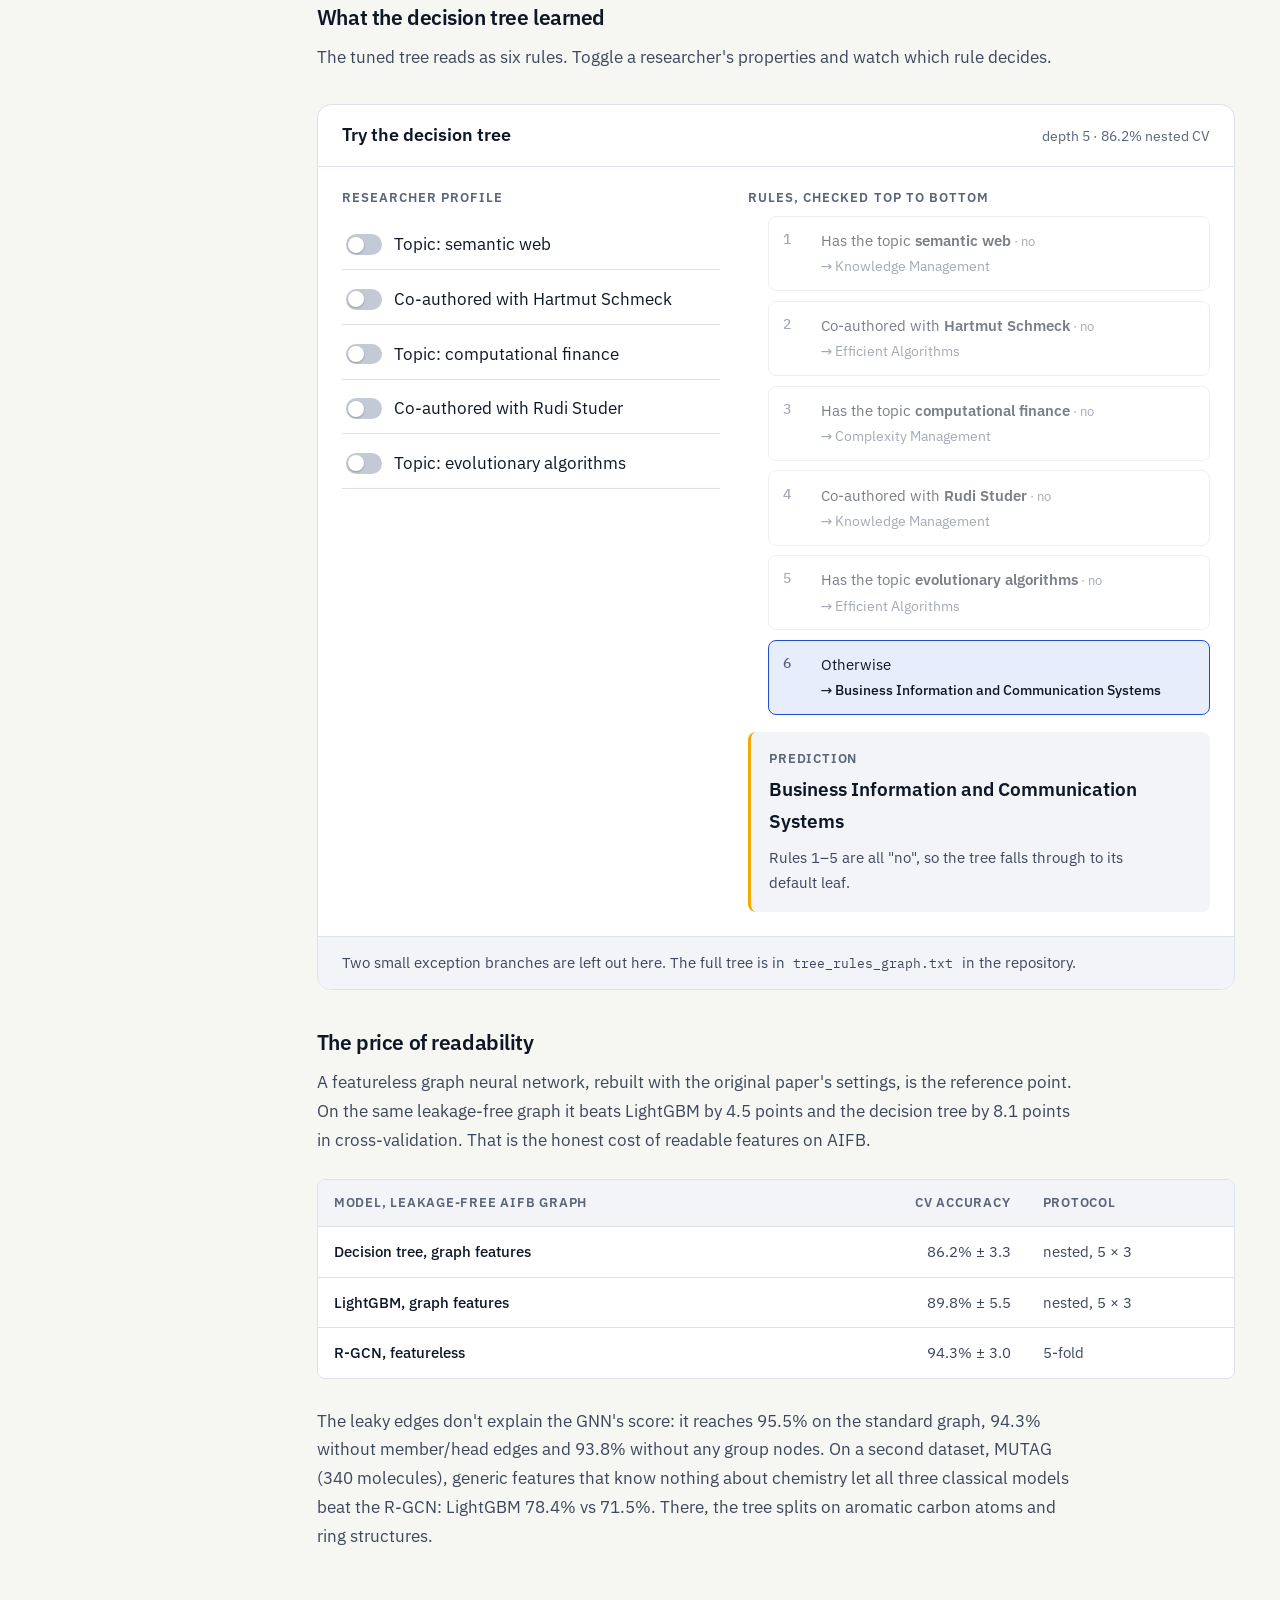
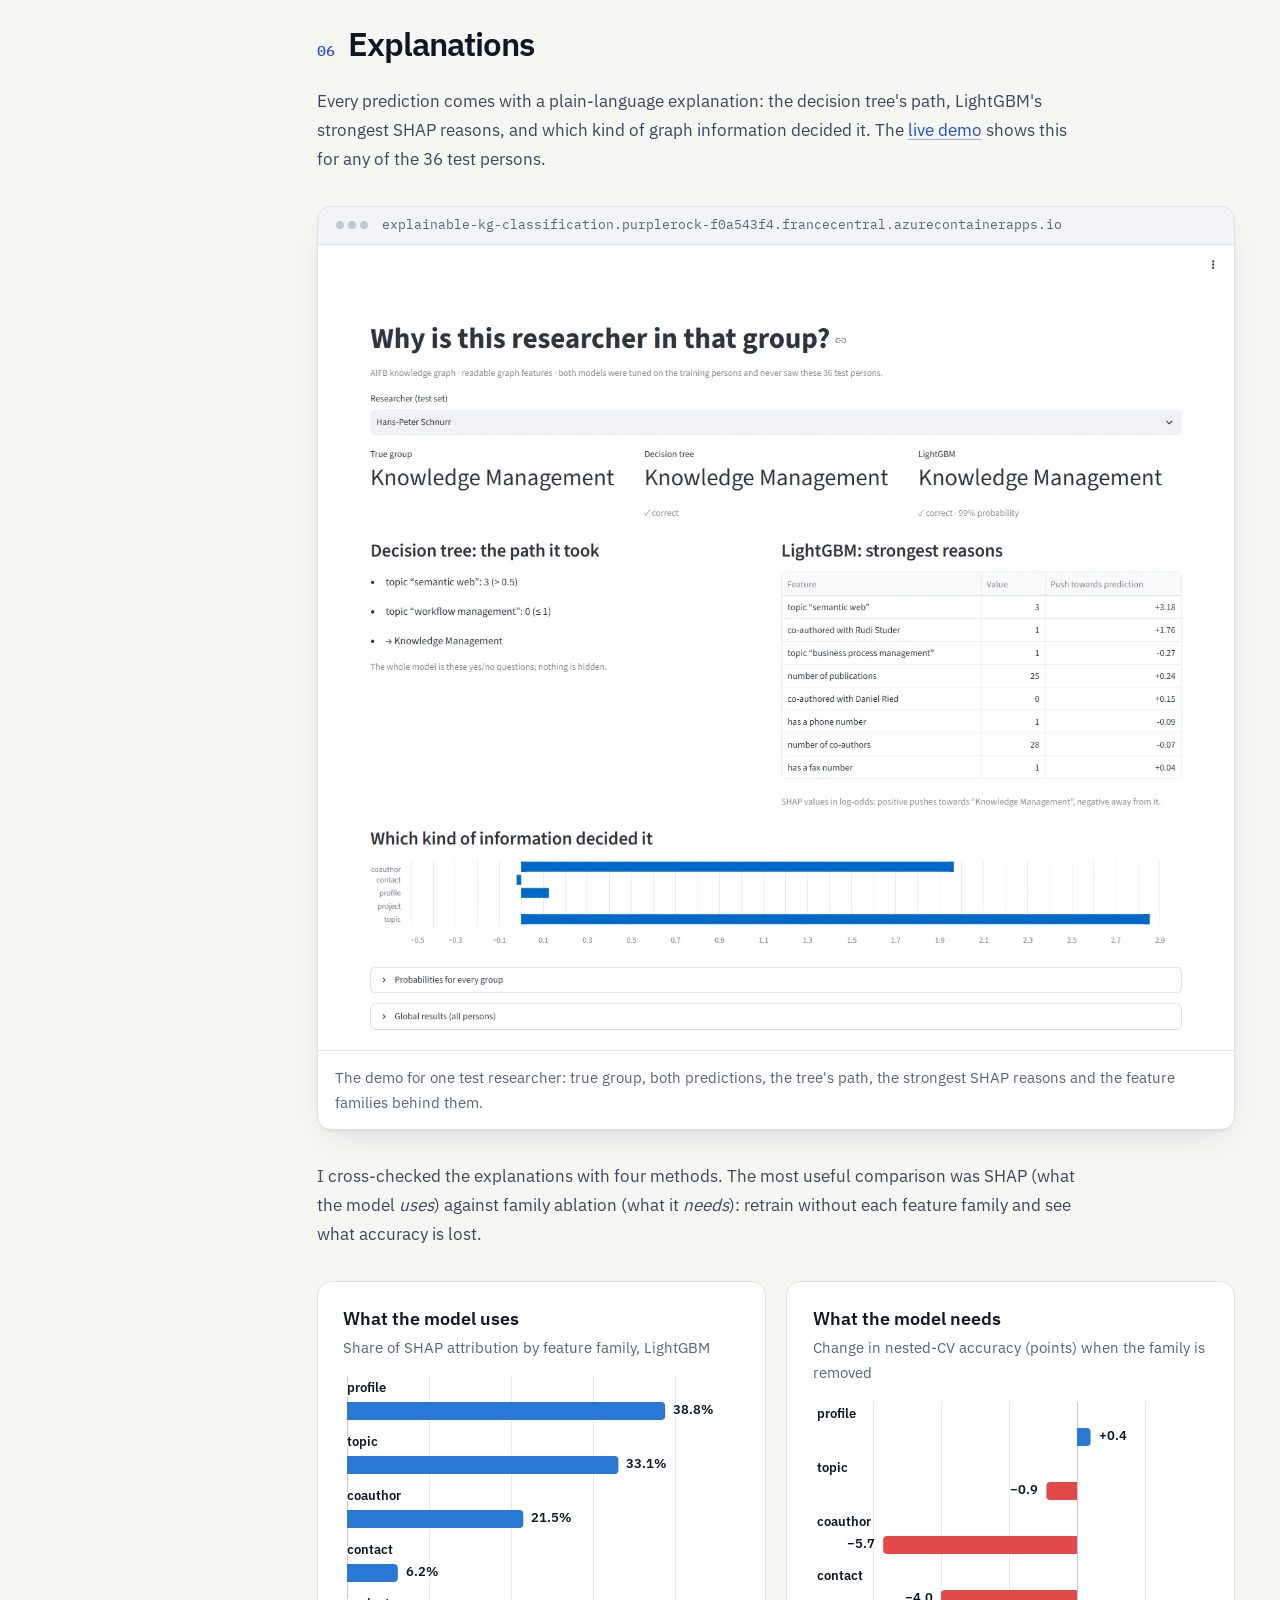
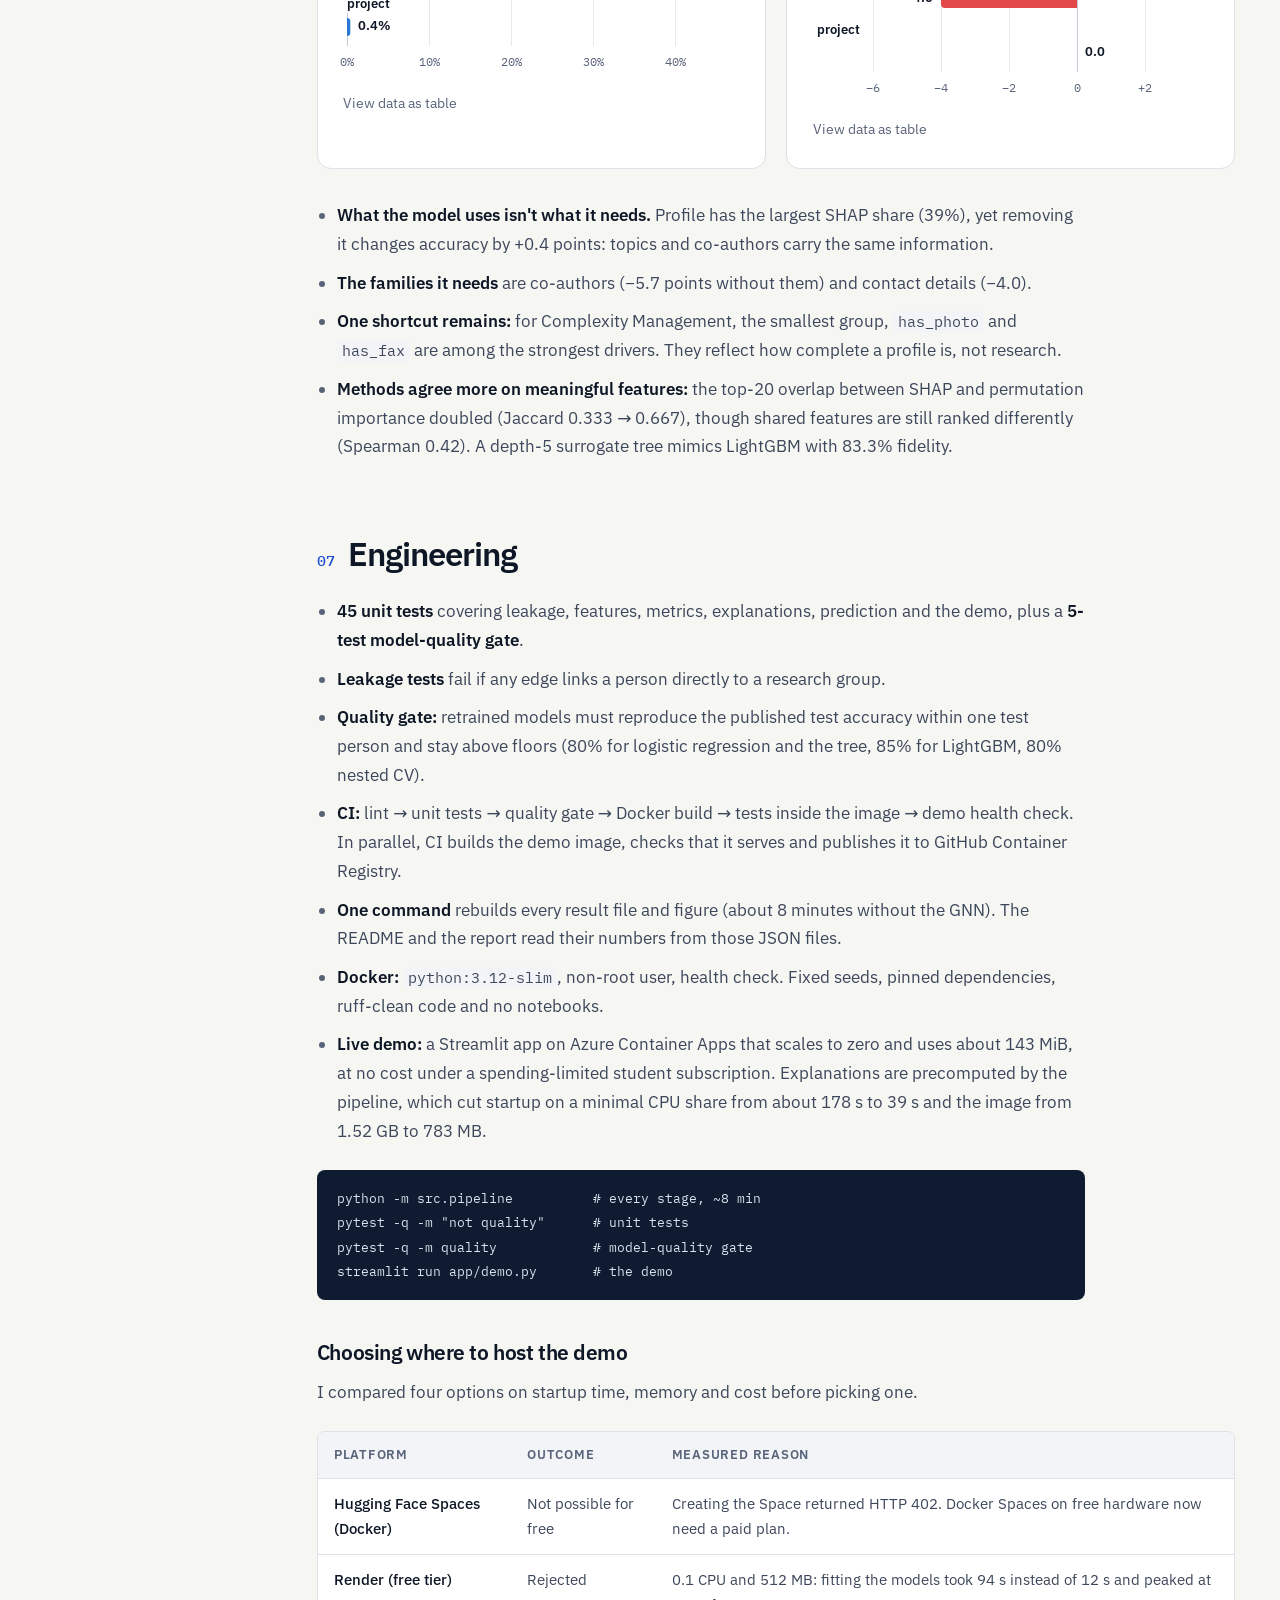
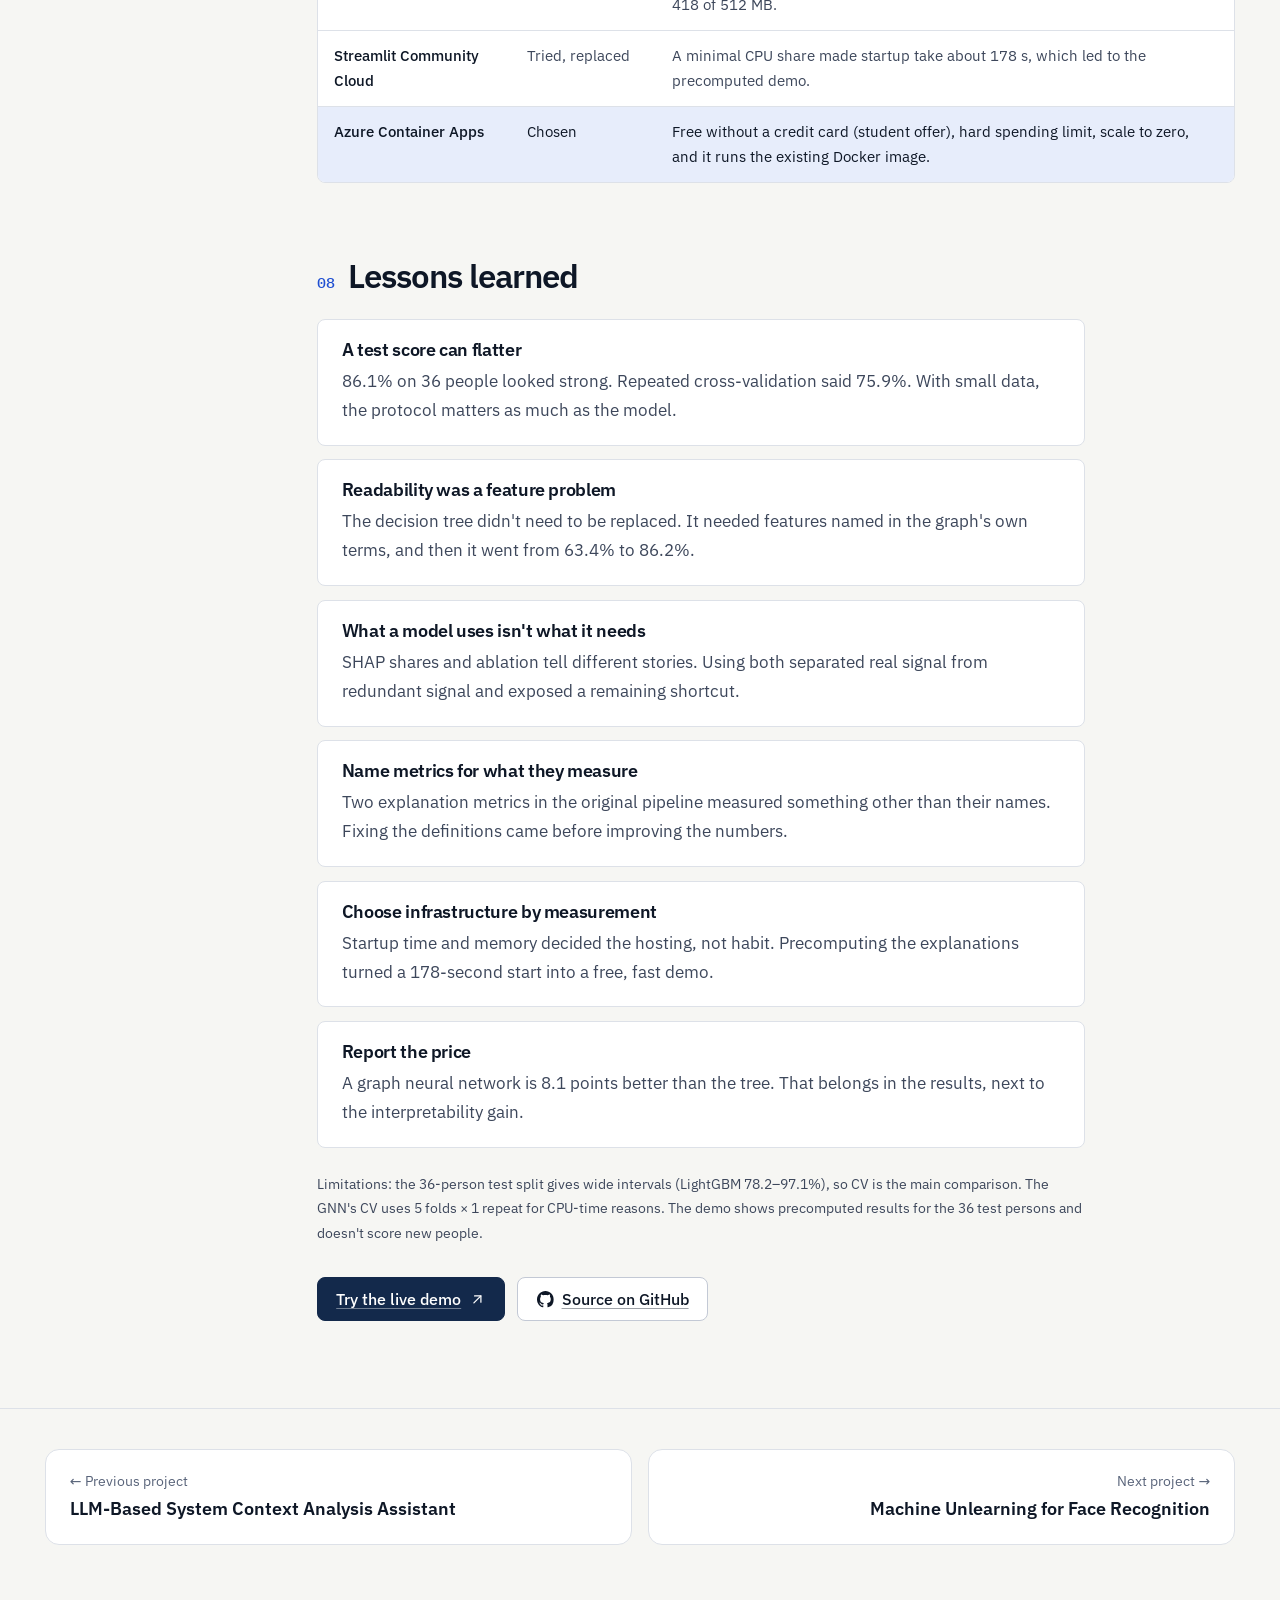
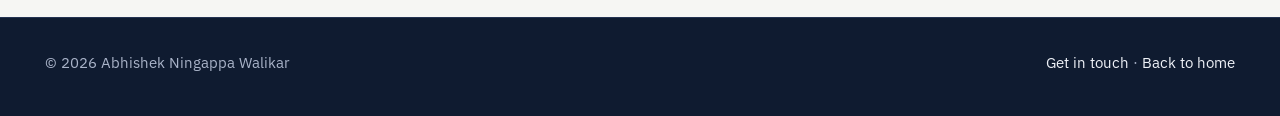
<file: projects/explainable-kg-classification/index.html>
<!doctype html>
<html lang="en">
<head>
  <meta charset="utf-8">
  <meta name="viewport" content="width=device-width, initial-scale=1">
  <title>Explainable Knowledge-Graph Classification · Abhishek Walikar</title>
  <meta name="description" content="Audit and rebuild of an explainable classifier on the AIFB knowledge graph: label leakage removed, nested cross-validation, readable graph features. Decision tree 63.4% → 86.2%, LightGBM 89.8% nested CV.">
  <meta name="author" content="Abhishek Ningappa Walikar">
  <meta name="theme-color" content="#f6f6f3" media="(prefers-color-scheme: light)">
  <meta name="theme-color" content="#0a0f1a" media="(prefers-color-scheme: dark)">
  <meta property="og:type" content="article">
  <meta property="og:title" content="Explainable Knowledge-Graph Classification">
  <meta property="og:description" content="Leakage-safe, explainable classification on the AIFB knowledge graph. Interpretable decision tree 63.4% → 86.2% nested CV, LightGBM 89.8%.">
  <!-- deploy:urls -->
  <link rel="canonical" href="https://abhiwalikar1999.github.io/projects/explainable-kg-classification/">
  <meta property="og:url" content="https://abhiwalikar1999.github.io/projects/explainable-kg-classification/">
  <meta property="og:image" content="https://abhiwalikar1999.github.io/assets/img/og-image.png">
  <meta property="og:image:width" content="1200">
  <meta property="og:image:height" content="630">
  <meta name="twitter:card" content="summary_large_image">
  <!-- /deploy:urls -->
  <link rel="icon" href="../../assets/img/favicon.svg" type="image/svg+xml">
  <link rel="preload" href="../../assets/fonts/ibm-plex-sans-latin-wght-normal.woff2" as="font" type="font/woff2" crossorigin>
  <link rel="stylesheet" href="../../assets/css/style.css">
  <script>try{var t=localStorage.getItem('theme');if(t==='light'||t==='dark')document.documentElement.dataset.theme=t}catch(e){}document.documentElement.classList.add('js')</script>
  <script src="../../assets/js/main.js" defer></script>
  <script src="../../assets/js/insights.js" defer></script>
  <script src="../../assets/js/charts.js" defer></script>
  <script src="../../assets/js/widgets.js" defer></script>
</head>
<body>
  <a class="skip-link" href="#main">Skip to content</a>

  <header class="site-header">
    <nav class="wrap nav" aria-label="Main">
      <a class="brand" href="../../"><span class="brand-mark" aria-hidden="true">AW</span><span>Abhishek Walikar</span></a>
      <ul class="nav-links" id="nav-links">
        <li><a href="../../#about">About</a></li>
        <li><a href="../../#projects">Projects</a></li>
        <li><a href="../../#experience">Experience</a></li>
        <li><a href="../../#skills">Skills</a></li>
        <li><a href="../../#education">Education</a></li>
        <li><a href="../../#contact">Contact</a></li>
      </ul>
      <div class="nav-tools">
        <button class="icon-btn theme-toggle" type="button" aria-label="Toggle colour theme">
          <svg class="icon icon--stroke icon-moon" aria-hidden="true"><use href="../../assets/img/icons.svg#i-moon"/></svg>
          <svg class="icon icon--stroke icon-sun" aria-hidden="true"><use href="../../assets/img/icons.svg#i-sun"/></svg>
        </button>
        <a class="btn btn--sm nav-resume" href="../../assets/docs/Abhishek_Ningappa_Walikar_CV.pdf" download>Resume</a>
        <button class="icon-btn menu-toggle" type="button" aria-expanded="false" aria-controls="nav-links" aria-label="Open menu">
          <svg class="icon icon--stroke" aria-hidden="true"><use href="../../assets/img/icons.svg#i-menu"/></svg>
        </button>
      </div>
    </nav>
    <div class="progress" aria-hidden="true"></div>
  </header>

  <main id="main">
    <header class="case-hero wrap">
      <p class="breadcrumb"><a href="../../#projects"><svg class="icon icon--stroke" aria-hidden="true"><use href="../../assets/img/icons.svg#i-arrow-left"/></svg>All projects</a></p>
      <p class="eyebrow">Project 02 · Machine learning &amp; explainable AI</p>
      <h1>Explainable Knowledge-Graph Classification</h1>
      <p class="case-sub">Predicting which of four research groups a researcher belongs to from the AIFB knowledge graph, and explaining every prediction. Most of the work was making the evaluation trustworthy first, then making the interpretable model good.</p>

      <dl class="case-facts">
        <div><dt>Role</dt><dd>Audit and rebuild of a course mini-project pipeline</dd></div>
        <div><dt>Timeline</dt><dd>04/2026 – 10/2026</dd></div>
        <div><dt>Data</dt><dd>AIFB knowledge graph: 8,285 nodes, 29,043 RDF triples, 176 labelled persons</dd></div>
        <div><dt>Stack</dt><dd>Python · LightGBM · scikit-learn · SHAP · PyTorch Geometric · Streamlit · Docker · Azure Container Apps</dd></div>
      </dl>

      <div class="case-actions">
        <a class="btn" href="https://explainable-kg-classification.purplerock-f0a543f4.francecentral.azurecontainerapps.io" target="_blank" rel="noopener">Try the live demo
          <svg class="icon icon--stroke" aria-hidden="true"><use href="../../assets/img/icons.svg#i-arrow-up-right"/></svg></a>
        <a class="btn btn--ghost" href="https://github.com/abhiwalikar1999/explainable-kg-classification" target="_blank" rel="noopener">
          <svg class="icon" aria-hidden="true"><use href="../../assets/img/icons.svg#i-github"/></svg>Source on GitHub</a>
      </div>
      <p class="case-note">The demo runs on Azure Container Apps and scales to zero when nobody uses it, so the first visit after a quiet spell takes about 10 seconds.</p>

      <ul class="metrics case-metrics" aria-label="Key results">
        <li class="metric"><span class="metric-value">89.8%</span><span class="metric-label">Nested-CV accuracy, LightGBM (91.7% on test)</span></li>
        <li class="metric"><span class="metric-value">63.4% <span class="arrow">→</span> 86.2%</span><span class="metric-label">Interpretable decision tree, nested CV</span></li>
        <li class="metric"><span class="metric-value">79</span><span class="metric-label">Label-leakage triples removed</span></li>
        <li class="metric"><span class="metric-value">45 <small>+ 5</small></span><span class="metric-label">Unit tests + model-quality gate in CI</span></li>
      </ul>
    </header>

    <div class="wrap case-layout">
      <nav class="toc" aria-label="On this page">
        <div class="toc-inner">
          <p class="toc-title">On this page</p>
          <ol>
            <li><a href="#problem">Problem</a></li>
            <li><a href="#audit">What the audit found</a></li>
            <li><a href="#architecture">Architecture</a></li>
            <li><a href="#evaluation">Evaluation</a></li>
            <li><a href="#results">Results</a></li>
            <li><a href="#explanations">Explanations</a></li>
            <li><a href="#engineering">Engineering</a></li>
            <li><a href="#lessons">Lessons learned</a></li>
          </ol>
        </div>
      </nav>

      <article class="prose">
        <!-- Problem -->
        <section id="problem" aria-labelledby="h-problem">
          <h2 id="h-problem"><span class="section-num">01</span>Problem</h2>
          <p class="lead">The AIFB knowledge graph describes the people, publications, projects and research topics of an institute at KIT. The task is to predict which of four research groups each of 176 labelled researchers belongs to, and to explain why.</p>
          <p>The four groups are Business Information and Communication Systems, Efficient Algorithms, Knowledge Management and Complexity Management. The standard split is 140 training and 36 test persons, and always guessing the largest group scores 41.7% on the test split.</p>
          <p>The starting point was a course mini-project pipeline. It flattened the graph into a one-hot table, trained a Gradient Boosting black box (10,000 depth-1 stumps) and a depth-5 decision tree, explained them with SHAP, and reported 86.1% test accuracy.</p>
        </section>

        <!-- Audit -->
        <section id="audit" aria-labelledby="h-audit">
          <h2 id="h-audit"><span class="section-num">02</span>What the audit found</h2>
          <p>Before improving anything, I checked whether the existing numbers could be trusted. They couldn't.</p>
          <div class="table-wrap">
            <table class="data-table">
              <thead><tr><th scope="col">Problem</th><th scope="col">Evidence</th><th scope="col">Fix</th></tr></thead>
              <tbody>
                <tr><th scope="row">Label leakage</th><td>Research groups were still linked to their own members through <em>member</em> and <em>head</em> edges: 79 triples.</td><td>Removed every direct person↔group edge (29,043 → 28,964). Tests fail if any come back.</td></tr>
                <tr><th scope="row">Memorised identities</th><td>140 of 479 features were person names, and 414 were non-zero for exactly one training person. Without them, Gradient Boosting fell from 86.1% to 72.2%.</td><td>Readable graph features. Values seen for fewer than 2 training persons are dropped inside every fold.</td></tr>
                <tr><th scope="row">Lossy conversion</th><td>One value kept per subject and predicate: 2,462 of 2,586 publication links were lost, and incoming edges were ignored.</td><td>Features keep every object and use incoming edges.</td></tr>
                <tr><th scope="row">Top feature misread</th><td><code>phone_</code> meant the phone field was <em>empty</em>, but was read as "has a phone".</td><td>Explicit profile features (<code>has_phone</code>, <code>has_fax</code>, …).</td></tr>
                <tr><th scope="row">"Fidelity" wasn't fidelity</th><td>The reported 0.75 compared the black box with a tree trained on the true labels.</td><td>A real surrogate trained on the black box's predictions: fidelity 0.833.</td></tr>
                <tr><th scope="row">Rank agreement misreported</th><td>A Spearman of 0.68 compared different methods than stated.</td><td>All method pairs, three agreement measures.</td></tr>
                <tr><th scope="row">Thin evaluation</th><td>One 36-person split, no baseline, no interval.</td><td>Majority baseline, Wilson intervals, nested repeated CV.</td></tr>
                <tr><th scope="row">Notebook-only code</th><td>The repo was 97% Jupyter, and SHAP plots showed "Feature 205" instead of names.</td><td>Tested <code>.py</code> modules, with figures generated from code.</td></tr>
              </tbody>
            </table>
          </div>
        </section>

        <!-- Architecture -->
        <section id="architecture" aria-labelledby="h-architecture">
          <h2 id="h-architecture"><span class="section-num">03</span>Architecture</h2>
          <ol class="flow" aria-label="Pipeline stages">
            <li>
              <span class="flow-title">AIFB RDF graph</span>
              <span class="flow-desc">8,285 nodes and 29,043 triples: persons, publications, projects and research topics.</span>
            </li>
            <li>
              <span class="flow-title">Leakage removal</span>
              <span class="flow-desc">Every direct person↔group edge is removed (−79 triples). Leakage tests fail the build if any return.</span>
            </li>
            <li>
              <span class="flow-title">Readable graph features</span>
              <span class="flow-desc">Named <code>family:item</code> in five families (profile, contact, project, topic, coauthor), e.g. <code>topic:semantic web</code> or <code>coauthor:Rudi Studer</code>. Values of a single training person are dropped inside every fold.</span>
            </li>
            <li>
              <span class="flow-title">Models</span>
              <span class="flow-desc">Logistic regression, a depth-limited decision tree and LightGBM, tuned with grid search on training persons only.</span>
            </li>
            <li>
              <span class="flow-title">Evaluation</span>
              <span class="flow-desc">Nested repeated cross-validation (5 folds × 3 repeats), Wilson 95% intervals and a majority baseline.</span>
            </li>
            <li>
              <span class="flow-title">Explanations</span>
              <span class="flow-desc">TreeSHAP per feature, family and class, plus family ablation, a surrogate tree and permutation importance.</span>
            </li>
            <li>
              <span class="flow-title">Output</span>
              <span class="flow-desc">A plain-language explanation for each person (tree path, probabilities, strongest SHAP reasons) and a live Streamlit demo.</span>
            </li>
            <li class="is-side">
              <span class="flow-title">Reference points <span class="flow-tag">comparison</span></span>
              <span class="flow-desc">A featureless R-GCN (PyTorch Geometric) rebuilt to the original paper's settings, and a second dataset (MUTAG) through a schema-agnostic feature builder.</span>
            </li>
          </ol>
        </section>

        <!-- Evaluation -->
        <section id="evaluation" aria-labelledby="h-evaluation">
          <h2 id="h-evaluation"><span class="section-num">04</span>Evaluation</h2>
          <p>These rules held for every number in the project:</p>
          <ul>
            <li>Hyperparameters are tuned by cross-validation on training persons only.</li>
            <li>The test split is used for final numbers only.</li>
            <li>Every test accuracy is reported with its 95% Wilson interval, next to the CV mean ± std and the majority baseline.</li>
            <li>Feature filters are refit inside each fold, so feature selection can't leak.</li>
          </ul>
          <div class="callout">
            <span class="callout-label">Why it mattered</span>
            <p>The original black box scored 86.1% on the 36-person test split. Repeated cross-validation put it at 75.9% ± 5.5.</p>
          </div>
        </section>

        <!-- Results -->
        <section id="results" aria-labelledby="h-results">
          <h2 id="h-results"><span class="section-num">05</span>Results</h2>
          <p>The interpretability trade-off turned out to be a feature problem. With readable graph features, every model improved, and the depth-5 decision tree went from the weakest model to within 3.6 points of LightGBM.</p>

          <figure class="chart" data-chart="dumbbell" data-min="40" data-max="100" data-ticks="40,50,60,70,80,90,100" data-unit="%" data-decimals="1" data-tick-decimals="0" data-ref="41.7" data-ref-label="Majority class 41.7%" data-delta-unit=" pts" data-delta-decimals="1" data-colors="series-muted,series-1">
            <figcaption>
              <span class="chart-title">Same models, better features</span>
              <span class="chart-sub">Nested cross-validation accuracy (5 folds × 3 repeats) on all 176 labelled persons</span>
            </figcaption>
            <div class="table-wrap"><table class="data-table">
              <thead><tr><th scope="col">Model</th><th scope="col" class="num">One-hot table</th><th scope="col" class="num">Graph features</th></tr></thead>
              <tbody>
                <tr><th scope="row">Logistic regression</th><td class="num">75.0%</td><td class="num">87.3%</td></tr>
                <tr><th scope="row">Decision tree</th><td class="num">63.4%</td><td class="num">86.2%</td></tr>
                <tr><th scope="row">LightGBM</th><td class="num">69.7%</td><td class="num">89.8%</td></tr>
              </tbody>
            </table></div>
          </figure>

          <div class="table-wrap">
            <table class="data-table">
              <caption>Graph features without group paths (two-hop proxies of the label, kept out of the headline). 662 features. Majority baseline 41.7%.</caption>
              <thead><tr><th scope="col">Model</th><th scope="col" class="num">Nested CV</th><th scope="col" class="num">Test</th><th scope="col" class="num">95% Wilson CI</th><th scope="col" class="num">Macro F1</th></tr></thead>
              <tbody>
                <tr><th scope="row">Logistic regression</th><td class="num">87.3% ± 4.8</td><td class="num">88.9% (32/36)</td><td class="num">74.7–95.6%</td><td class="num">0.852</td></tr>
                <tr><th scope="row">Decision tree</th><td class="num">86.2% ± 3.3</td><td class="num">83.3% (30/36)</td><td class="num">68.1–92.1%</td><td class="num">0.775</td></tr>
                <tr class="is-key"><th scope="row">LightGBM</th><td class="num">89.8% ± 5.5</td><td class="num">91.7% (33/36)</td><td class="num">78.2–97.1%</td><td class="num">0.867</td></tr>
              </tbody>
            </table>
          </div>

          <h3>What the decision tree learned</h3>
          <p>The tuned tree reads as six rules. Toggle a researcher's properties and watch which rule decides.</p>
          <div class="widget" data-widget="tree">
            <div class="widget-head">
              <span class="chart-title">Try the decision tree</span>
              <span class="widget-badge">depth 5 · 86.2% nested CV</span>
            </div>
            <div class="widget-body tree">
              <div class="tree-inputs">
                <h4>Researcher profile</h4>
                <label class="switch"><input type="checkbox" data-feature="semantic-web"><span>Topic: semantic web</span></label>
                <label class="switch"><input type="checkbox" data-feature="schmeck"><span>Co-authored with Hartmut Schmeck</span></label>
                <label class="switch"><input type="checkbox" data-feature="finance"><span>Topic: computational finance</span></label>
                <label class="switch"><input type="checkbox" data-feature="studer"><span>Co-authored with Rudi Studer</span></label>
                <label class="switch"><input type="checkbox" data-feature="evolutionary"><span>Topic: evolutionary algorithms</span></label>
              </div>
              <div class="tree-rules">
                <h4>Rules, checked top to bottom</h4>
                <ol>
                  <li class="rule" data-rule><span class="n">1</span><span class="cond">Has the topic <strong>semantic web</strong></span><span class="out">→ Knowledge Management</span></li>
                  <li class="rule" data-rule><span class="n">2</span><span class="cond">Co-authored with <strong>Hartmut Schmeck</strong></span><span class="out">→ Efficient Algorithms</span></li>
                  <li class="rule" data-rule><span class="n">3</span><span class="cond">Has the topic <strong>computational finance</strong></span><span class="out">→ Complexity Management</span></li>
                  <li class="rule" data-rule><span class="n">4</span><span class="cond">Co-authored with <strong>Rudi Studer</strong></span><span class="out">→ Knowledge Management</span></li>
                  <li class="rule" data-rule><span class="n">5</span><span class="cond">Has the topic <strong>evolutionary algorithms</strong></span><span class="out">→ Efficient Algorithms</span></li>
                  <li class="rule" data-rule><span class="n">6</span><span class="cond">Otherwise</span><span class="out">→ Business Information and Communication Systems</span></li>
                </ol>
                <div class="tree-result" aria-live="polite">
                  <span>Prediction</span>
                  <strong data-result-group>Business Information and Communication Systems</strong>
                  <p data-result-why>Rules 1–5 are all "no", so the tree falls through to its default leaf.</p>
                </div>
              </div>
            </div>
            <p class="widget-foot">Two small exception branches are left out here. The full tree is in <code>tree_rules_graph.txt</code> in the repository.</p>
          </div>

          <h3>The price of readability</h3>
          <p>A featureless graph neural network, rebuilt with the original paper's settings, is the reference point. On the same leakage-free graph it beats LightGBM by 4.5 points and the decision tree by 8.1 points in cross-validation. That is the honest cost of readable features on AIFB.</p>
          <div class="table-wrap">
            <table class="data-table">
              <thead><tr><th scope="col">Model, leakage-free AIFB graph</th><th scope="col" class="num">CV accuracy</th><th scope="col">Protocol</th></tr></thead>
              <tbody>
                <tr><th scope="row">Decision tree, graph features</th><td class="num">86.2% ± 3.3</td><td>nested, 5 × 3</td></tr>
                <tr><th scope="row">LightGBM, graph features</th><td class="num">89.8% ± 5.5</td><td>nested, 5 × 3</td></tr>
                <tr><th scope="row">R-GCN, featureless</th><td class="num">94.3% ± 3.0</td><td>5-fold</td></tr>
              </tbody>
            </table>
          </div>
          <p>The leaky edges don't explain the GNN's score: it reaches 95.5% on the standard graph, 94.3% without member/head edges and 93.8% without any group nodes. On a second dataset, MUTAG (340 molecules), generic features that know nothing about chemistry let all three classical models beat the R-GCN: LightGBM 78.4% vs 71.5%. There, the tree splits on aromatic carbon atoms and ring structures.</p>
        </section>

        <!-- Explanations -->
        <section id="explanations" aria-labelledby="h-explanations">
          <h2 id="h-explanations"><span class="section-num">06</span>Explanations</h2>
          <p>Every prediction comes with a plain-language explanation: the decision tree's path, LightGBM's strongest SHAP reasons, and which kind of graph information decided it. The <a href="https://explainable-kg-classification.purplerock-f0a543f4.francecentral.azurecontainerapps.io" target="_blank" rel="noopener">live demo</a> shows this for any of the 36 test persons.</p>
          <figure class="shot">
            <div class="shot-bar">explainable-kg-classification.purplerock-f0a543f4.francecentral.azurecontainerapps.io</div>
            <div class="shot-img">
              <img src="../../assets/img/projects/kg-demo.webp" width="1400" height="1230" loading="lazy" decoding="async"
                   alt="Streamlit demo for one test researcher: the true group and both models' predictions (all Knowledge Management), the decision tree's path, a table of LightGBM's strongest SHAP reasons, and a bar chart of which feature families decided the prediction.">
            </div>
            <figcaption>The demo for one test researcher: true group, both predictions, the tree's path, the strongest SHAP reasons and the feature families behind them.</figcaption>
          </figure>
          <p>I cross-checked the explanations with four methods. The most useful comparison was SHAP (what the model <em>uses</em>) against family ablation (what it <em>needs</em>): retrain without each feature family and see what accuracy is lost.</p>

          <div class="chart-grid chart-grid--2">
            <figure class="chart" data-chart="bars" data-labels="above" data-unit="%" data-decimals="1" data-ticks="0,10,20,30,40" data-tick-decimals="0">
              <figcaption>
                <span class="chart-title">What the model uses</span>
                <span class="chart-sub">Share of SHAP attribution by feature family, LightGBM</span>
              </figcaption>
              <div class="table-wrap"><table class="data-table">
                <thead><tr><th scope="col">Family</th><th scope="col" class="num">SHAP share</th></tr></thead>
                <tbody>
                  <tr><th scope="row">profile</th><td class="num">38.8%</td></tr>
                  <tr><th scope="row">topic</th><td class="num">33.1%</td></tr>
                  <tr><th scope="row">coauthor</th><td class="num">21.5%</td></tr>
                  <tr><th scope="row">contact</th><td class="num">6.2%</td></tr>
                  <tr><th scope="row">project</th><td class="num">0.4%</td></tr>
                </tbody>
              </table></div>
            </figure>
            <figure class="chart" data-chart="bars" data-labels="above" data-diverging data-signed data-decimals="1" data-ticks="-6,-4,-2,0,2">
              <figcaption>
                <span class="chart-title">What the model needs</span>
                <span class="chart-sub">Change in nested-CV accuracy (points) when the family is removed</span>
              </figcaption>
              <div class="table-wrap"><table class="data-table">
                <thead><tr><th scope="col">Family</th><th scope="col" class="num">Change when removed</th></tr></thead>
                <tbody>
                  <tr><th scope="row">profile</th><td class="num">+0.4 pts</td></tr>
                  <tr><th scope="row">topic</th><td class="num">−0.9 pts</td></tr>
                  <tr><th scope="row">coauthor</th><td class="num">−5.7 pts</td></tr>
                  <tr><th scope="row">contact</th><td class="num">−4.0 pts</td></tr>
                  <tr><th scope="row">project</th><td class="num">0.0 pts</td></tr>
                </tbody>
              </table></div>
            </figure>
          </div>

          <ul>
            <li><strong>What the model uses isn't what it needs.</strong> Profile has the largest SHAP share (39%), yet removing it changes accuracy by +0.4 points: topics and co-authors carry the same information.</li>
            <li><strong>The families it needs</strong> are co-authors (−5.7 points without them) and contact details (−4.0).</li>
            <li><strong>One shortcut remains:</strong> for Complexity Management, the smallest group, <code>has_photo</code> and <code>has_fax</code> are among the strongest drivers. They reflect how complete a profile is, not research.</li>
            <li><strong>Methods agree more on meaningful features:</strong> the top-20 overlap between SHAP and permutation importance doubled (Jaccard 0.333 → 0.667), though shared features are still ranked differently (Spearman 0.42). A depth-5 surrogate tree mimics LightGBM with 83.3% fidelity.</li>
          </ul>
        </section>

        <!-- Engineering -->
        <section id="engineering" aria-labelledby="h-engineering">
          <h2 id="h-engineering"><span class="section-num">07</span>Engineering</h2>
          <ul>
            <li><strong>45 unit tests</strong> covering leakage, features, metrics, explanations, prediction and the demo, plus a <strong>5-test model-quality gate</strong>.</li>
            <li><strong>Leakage tests</strong> fail if any edge links a person directly to a research group.</li>
            <li><strong>Quality gate:</strong> retrained models must reproduce the published test accuracy within one test person and stay above floors (80% for logistic regression and the tree, 85% for LightGBM, 80% nested CV).</li>
            <li><strong>CI:</strong> lint → unit tests → quality gate → Docker build → tests inside the image → demo health check. In parallel, CI builds the demo image, checks that it serves and publishes it to GitHub Container Registry.</li>
            <li><strong>One command</strong> rebuilds every result file and figure (about 8 minutes without the GNN). The README and the report read their numbers from those JSON files.</li>
            <li><strong>Docker:</strong> <code>python:3.12-slim</code>, non-root user, health check. Fixed seeds, pinned dependencies, ruff-clean code and no notebooks.</li>
            <li><strong>Live demo:</strong> a Streamlit app on Azure Container Apps that scales to zero and uses about 143 MiB, at no cost under a spending-limited student subscription. Explanations are precomputed by the pipeline, which cut startup on a minimal CPU share from about 178 s to 39 s and the image from 1.52 GB to 783 MB.</li>
          </ul>
          <pre><code>python -m src.pipeline          # every stage, ~8 min
pytest -q -m "not quality"      # unit tests
pytest -q -m quality            # model-quality gate
streamlit run app/demo.py       # the demo</code></pre>
          <h3>Choosing where to host the demo</h3>
          <p>I compared four options on startup time, memory and cost before picking one.</p>
          <div class="table-wrap">
            <table class="data-table">
              <thead><tr><th scope="col">Platform</th><th scope="col">Outcome</th><th scope="col">Measured reason</th></tr></thead>
              <tbody>
                <tr><th scope="row">Hugging Face Spaces (Docker)</th><td>Not possible for free</td><td>Creating the Space returned HTTP 402. Docker Spaces on free hardware now need a paid plan.</td></tr>
                <tr><th scope="row">Render (free tier)</th><td>Rejected</td><td>0.1 CPU and 512 MB: fitting the models took 94 s instead of 12 s and peaked at 418 of 512 MB.</td></tr>
                <tr><th scope="row">Streamlit Community Cloud</th><td>Tried, replaced</td><td>A minimal CPU share made startup take about 178 s, which led to the precomputed demo.</td></tr>
                <tr class="is-key"><th scope="row">Azure Container Apps</th><td>Chosen</td><td>Free without a credit card (student offer), hard spending limit, scale to zero, and it runs the existing Docker image.</td></tr>
              </tbody>
            </table>
          </div>
        </section>

        <!-- Lessons -->
        <section id="lessons" aria-labelledby="h-lessons">
          <h2 id="h-lessons"><span class="section-num">08</span>Lessons learned</h2>
          <ul class="lessons">
            <li>
              <h3>A test score can flatter</h3>
              <p>86.1% on 36 people looked strong. Repeated cross-validation said 75.9%. With small data, the protocol matters as much as the model.</p>
            </li>
            <li>
              <h3>Readability was a feature problem</h3>
              <p>The decision tree didn't need to be replaced. It needed features named in the graph's own terms, and then it went from 63.4% to 86.2%.</p>
            </li>
            <li>
              <h3>What a model uses isn't what it needs</h3>
              <p>SHAP shares and ablation tell different stories. Using both separated real signal from redundant signal and exposed a remaining shortcut.</p>
            </li>
            <li>
              <h3>Name metrics for what they measure</h3>
              <p>Two explanation metrics in the original pipeline measured something other than their names. Fixing the definitions came before improving the numbers.</p>
            </li>
            <li>
              <h3>Choose infrastructure by measurement</h3>
              <p>Startup time and memory decided the hosting, not habit. Precomputing the explanations turned a 178-second start into a free, fast demo.</p>
            </li>
            <li>
              <h3>Report the price</h3>
              <p>A graph neural network is 8.1 points better than the tree. That belongs in the results, next to the interpretability gain.</p>
            </li>
          </ul>
          <p class="muted" style="font-size:0.9rem">Limitations: the 36-person test split gives wide intervals (LightGBM 78.2–97.1%), so CV is the main comparison. The GNN's CV uses 5 folds × 1 repeat for CPU-time reasons. The demo shows precomputed results for the 36 test persons and doesn't score new people.</p>
          <div class="case-actions">
            <a class="btn" href="https://explainable-kg-classification.purplerock-f0a543f4.francecentral.azurecontainerapps.io" target="_blank" rel="noopener">Try the live demo
              <svg class="icon icon--stroke" aria-hidden="true"><use href="../../assets/img/icons.svg#i-arrow-up-right"/></svg></a>
            <a class="btn btn--ghost" href="https://github.com/abhiwalikar1999/explainable-kg-classification" target="_blank" rel="noopener">
              <svg class="icon" aria-hidden="true"><use href="../../assets/img/icons.svg#i-github"/></svg>Source on GitHub</a>
          </div>
        </section>
      </article>
    </div>

    <nav class="wrap case-pager" aria-label="More projects">
      <a class="pager-link" href="../llm-context-assistant/"><span>← Previous project</span><strong>LLM-Based System Context Analysis Assistant</strong></a>
      <a class="pager-link pager-link--next" href="../machine-unlearning/"><span>Next project →</span><strong>Machine Unlearning for Face Recognition</strong></a>
    </nav>
  </main>

  <footer class="site-footer">
    <div class="wrap footer-inner">
      <p>© <span data-year>2026</span> Abhishek Ningappa Walikar</p>
      <p><a href="../../#contact">Get in touch</a> · <a href="../../">Back to home</a></p>
    </div>
  </footer>
</body>
</html>
</file>
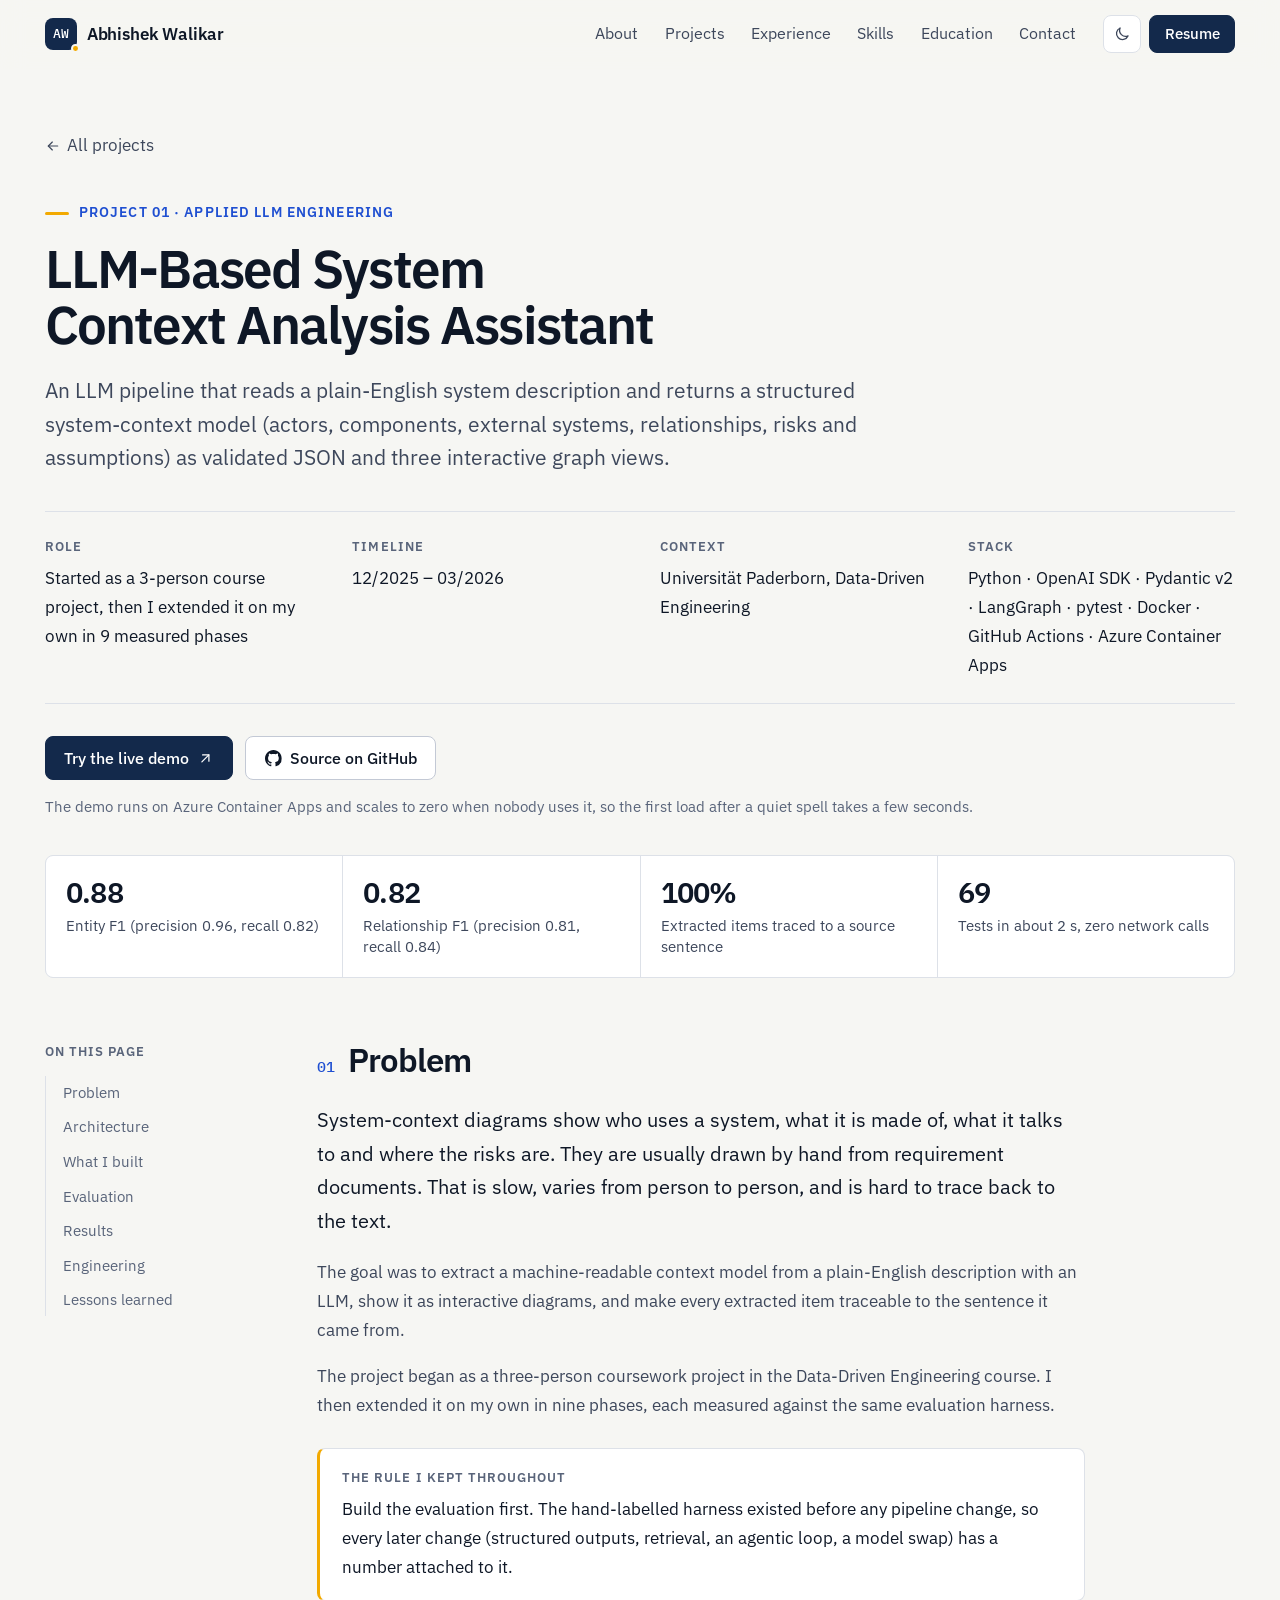
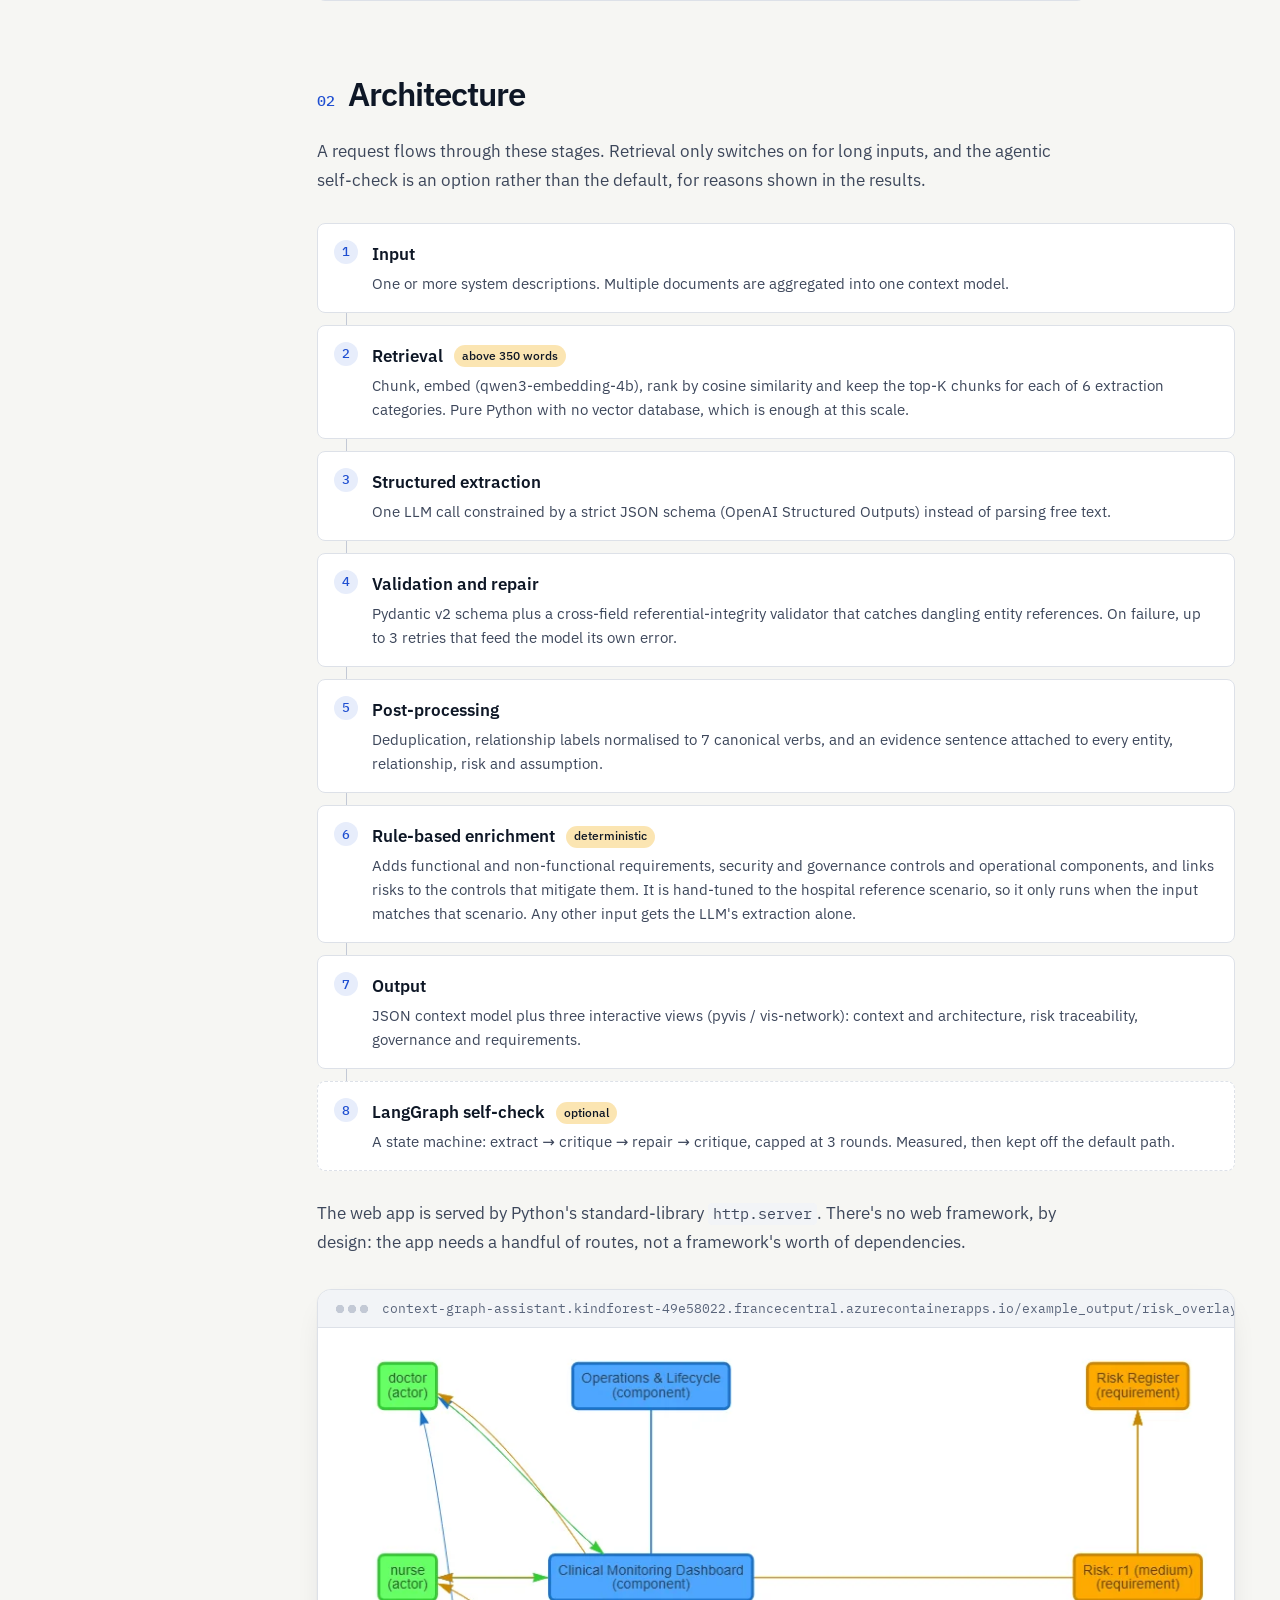
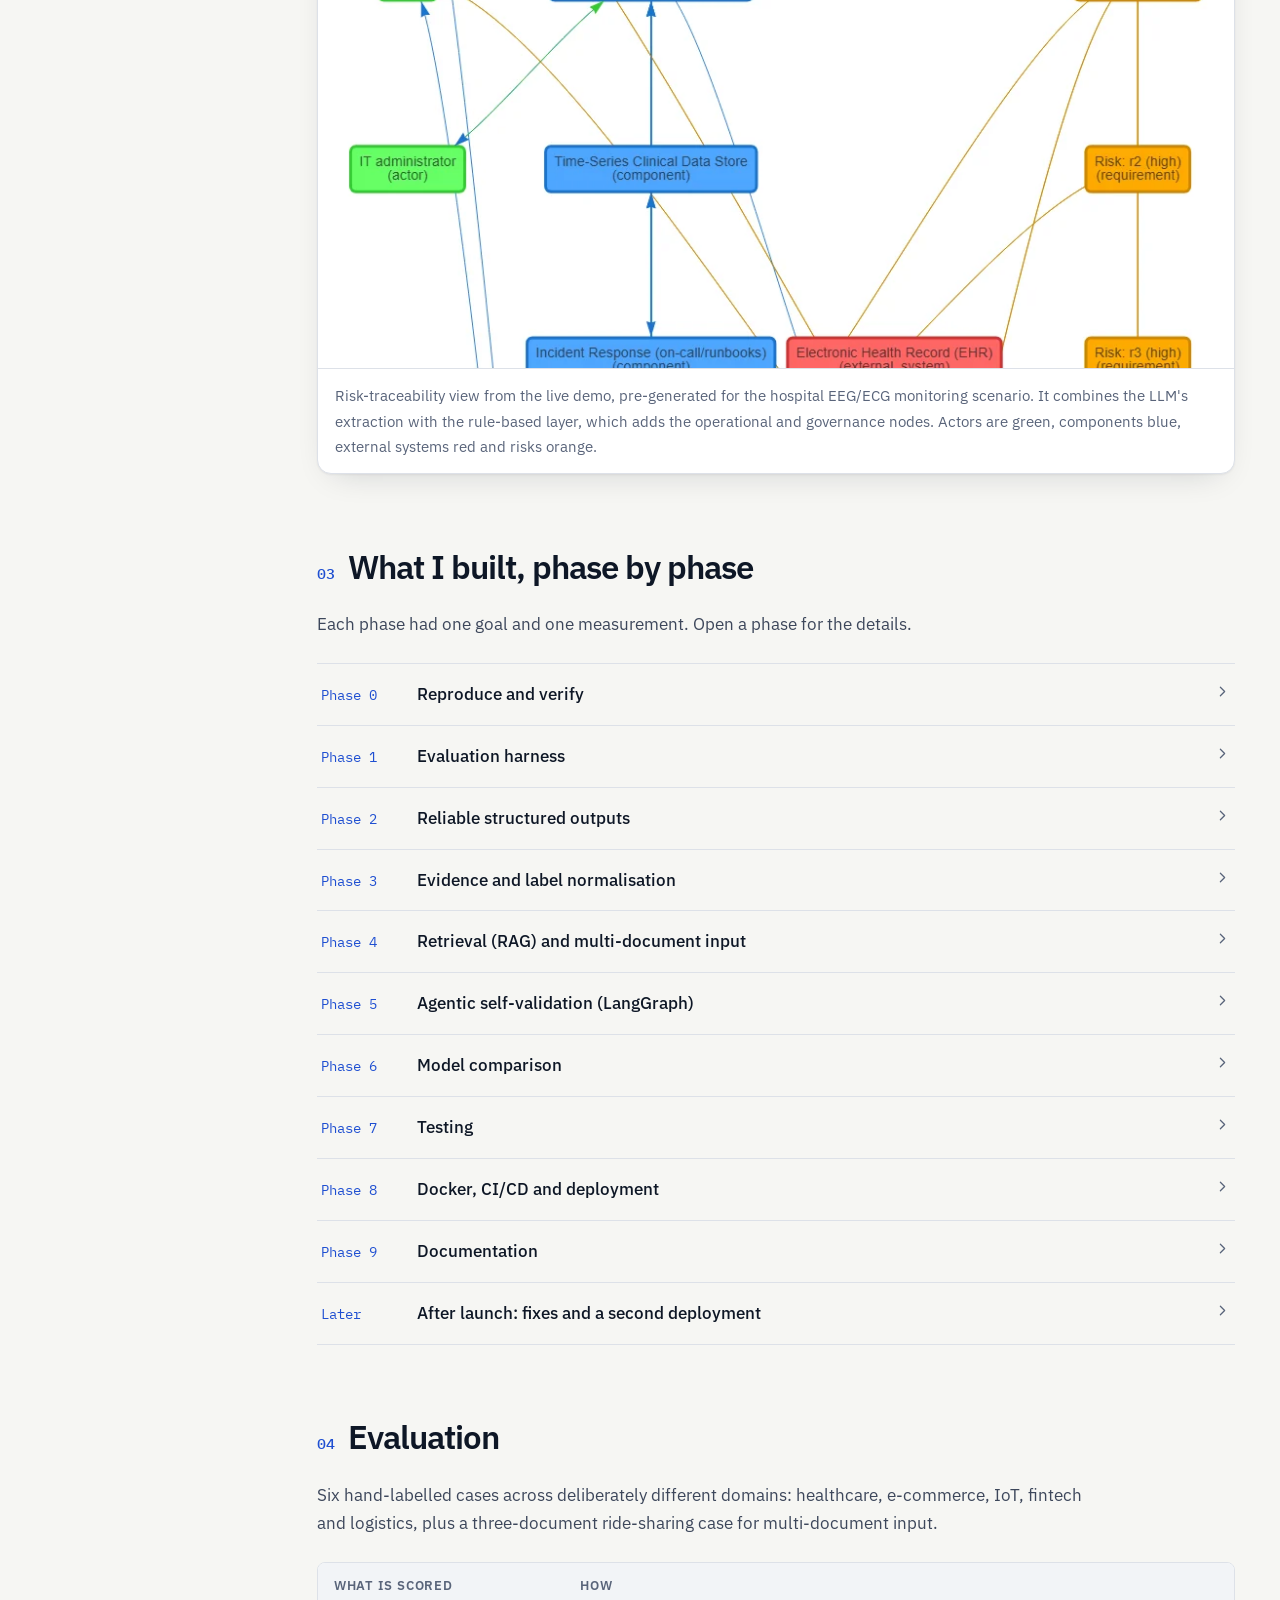
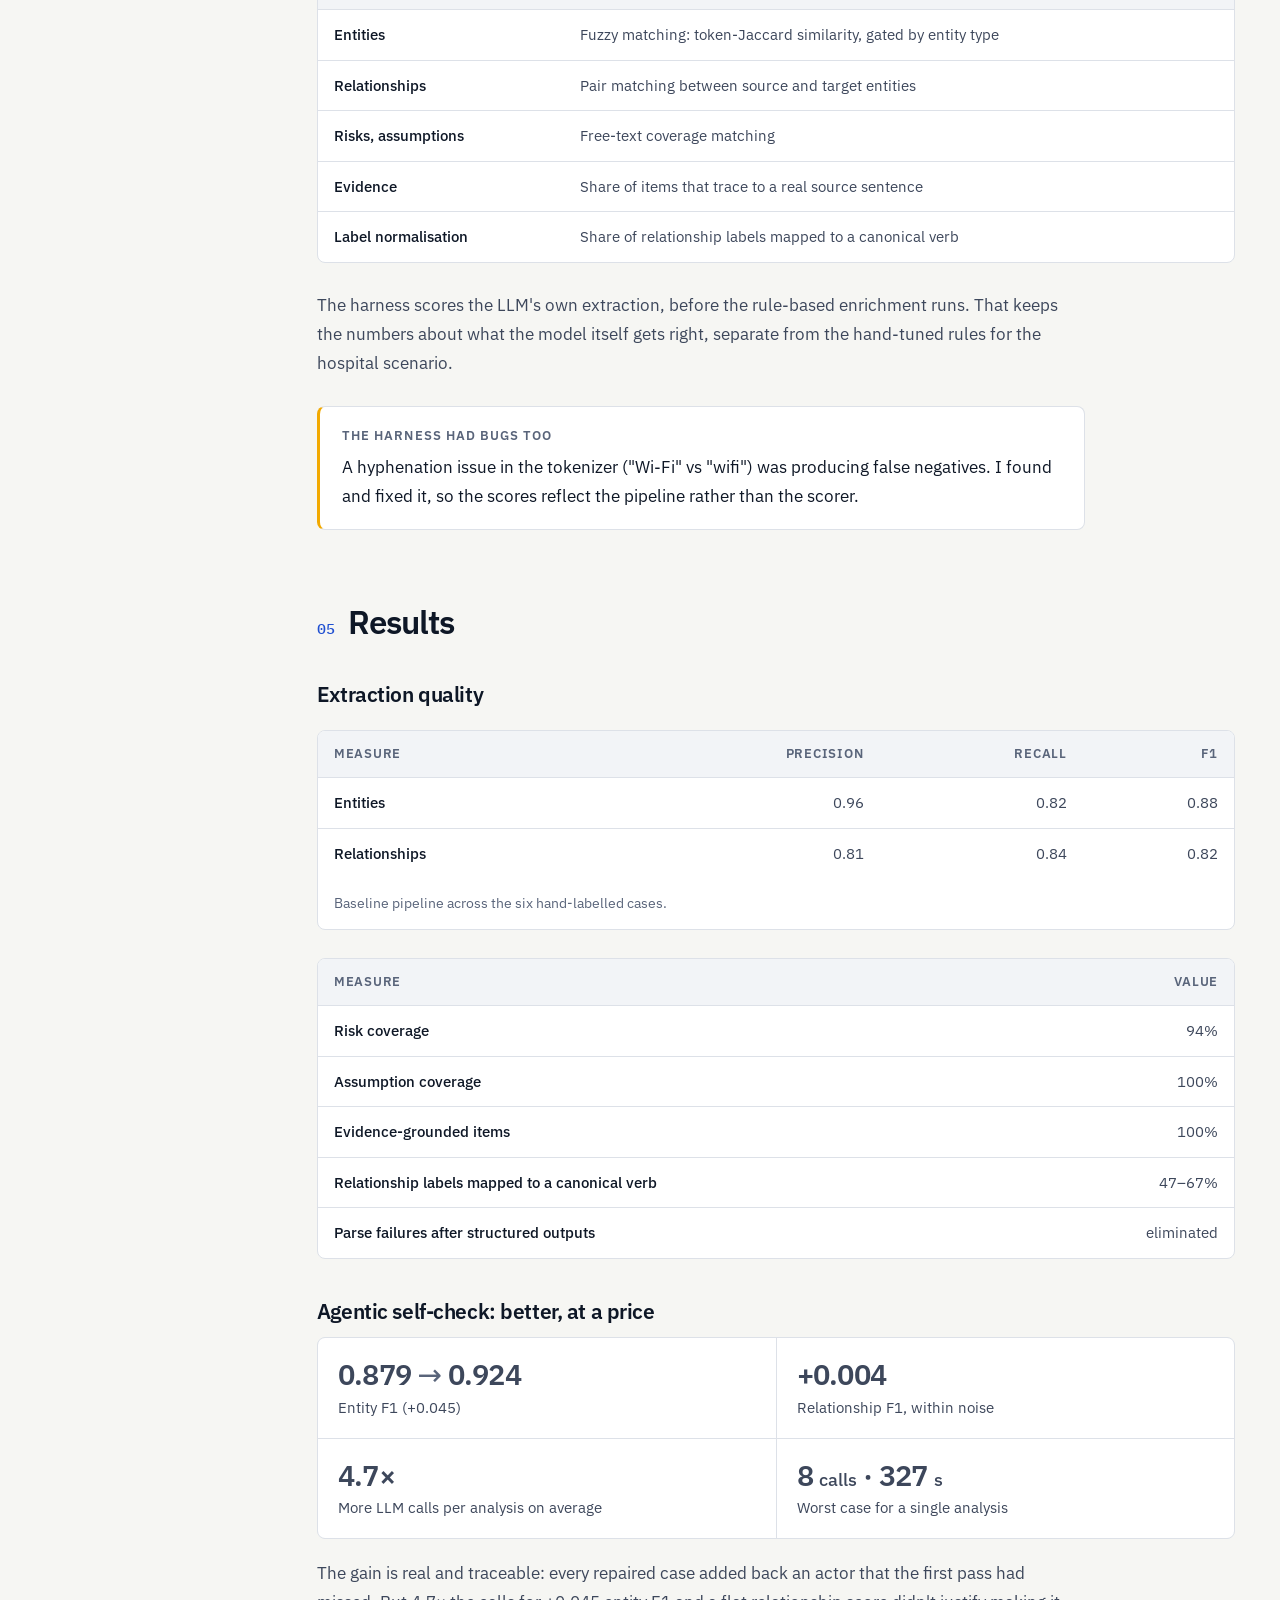
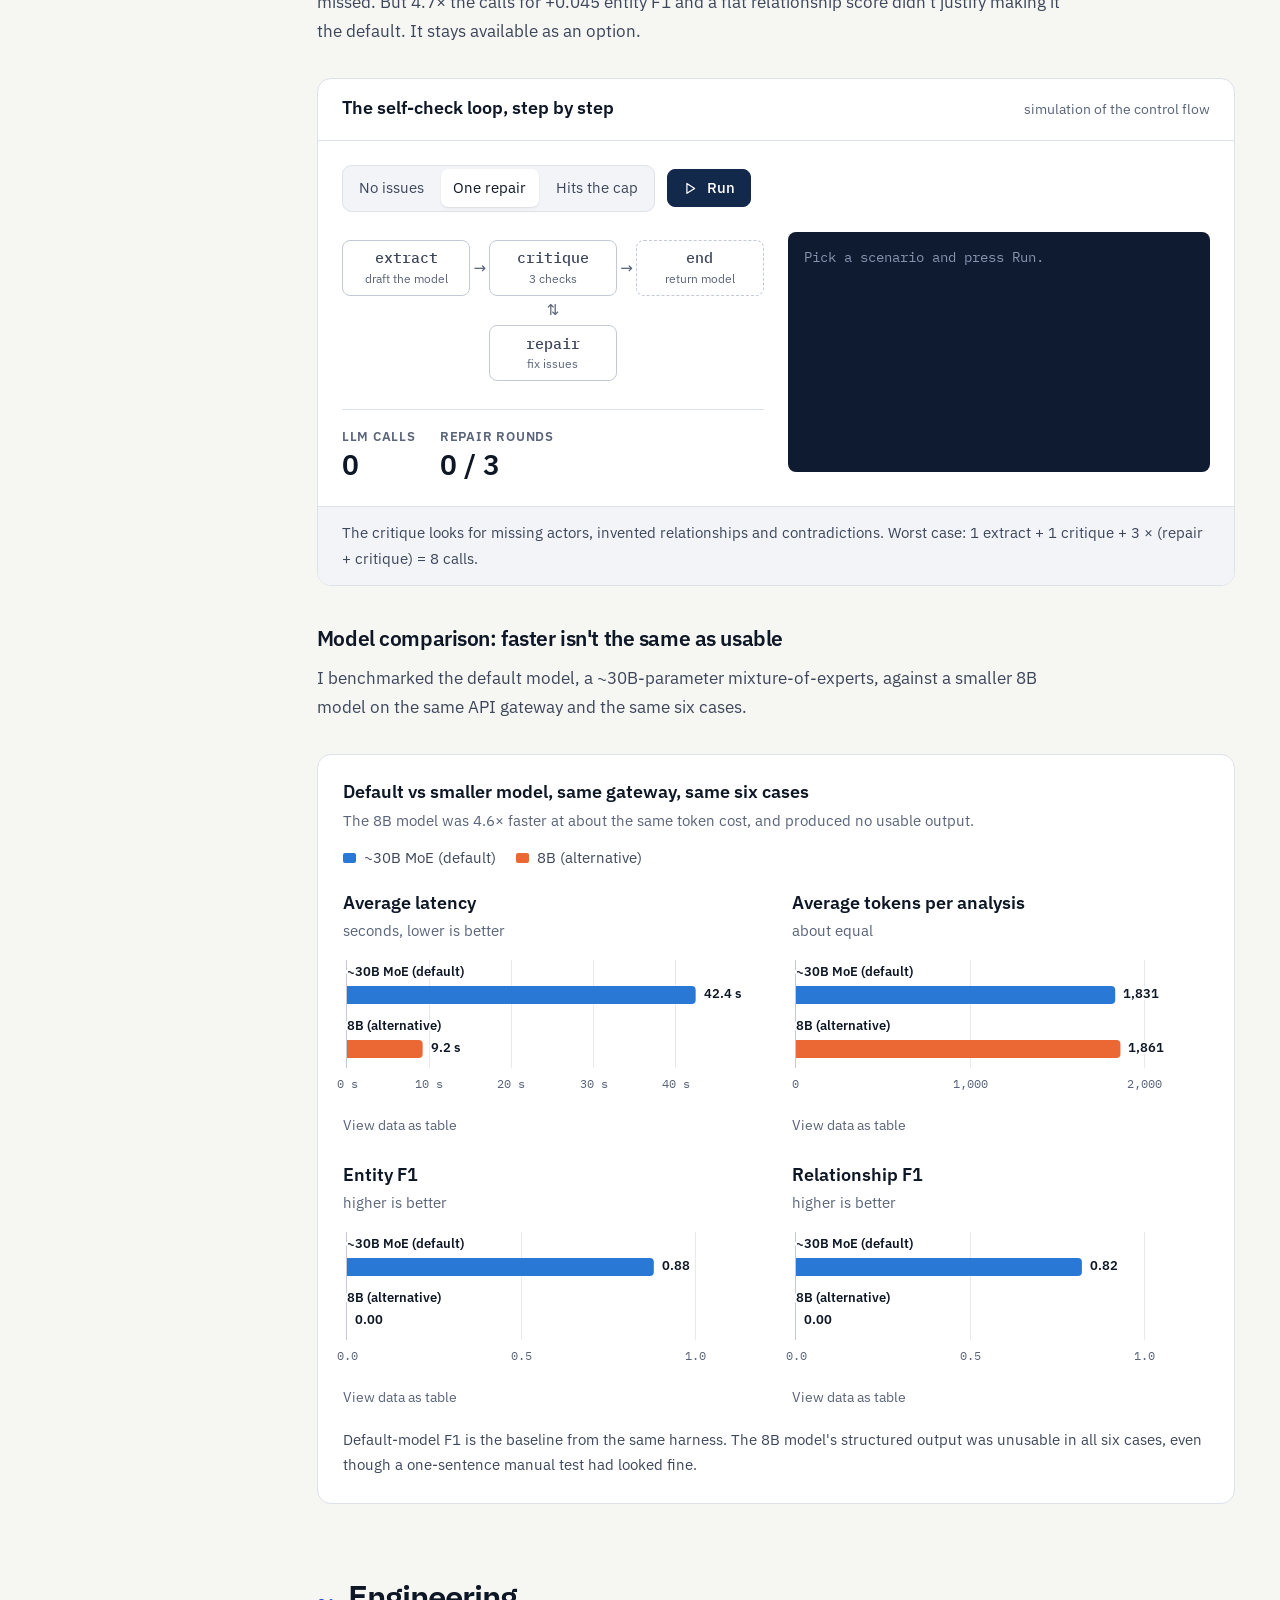
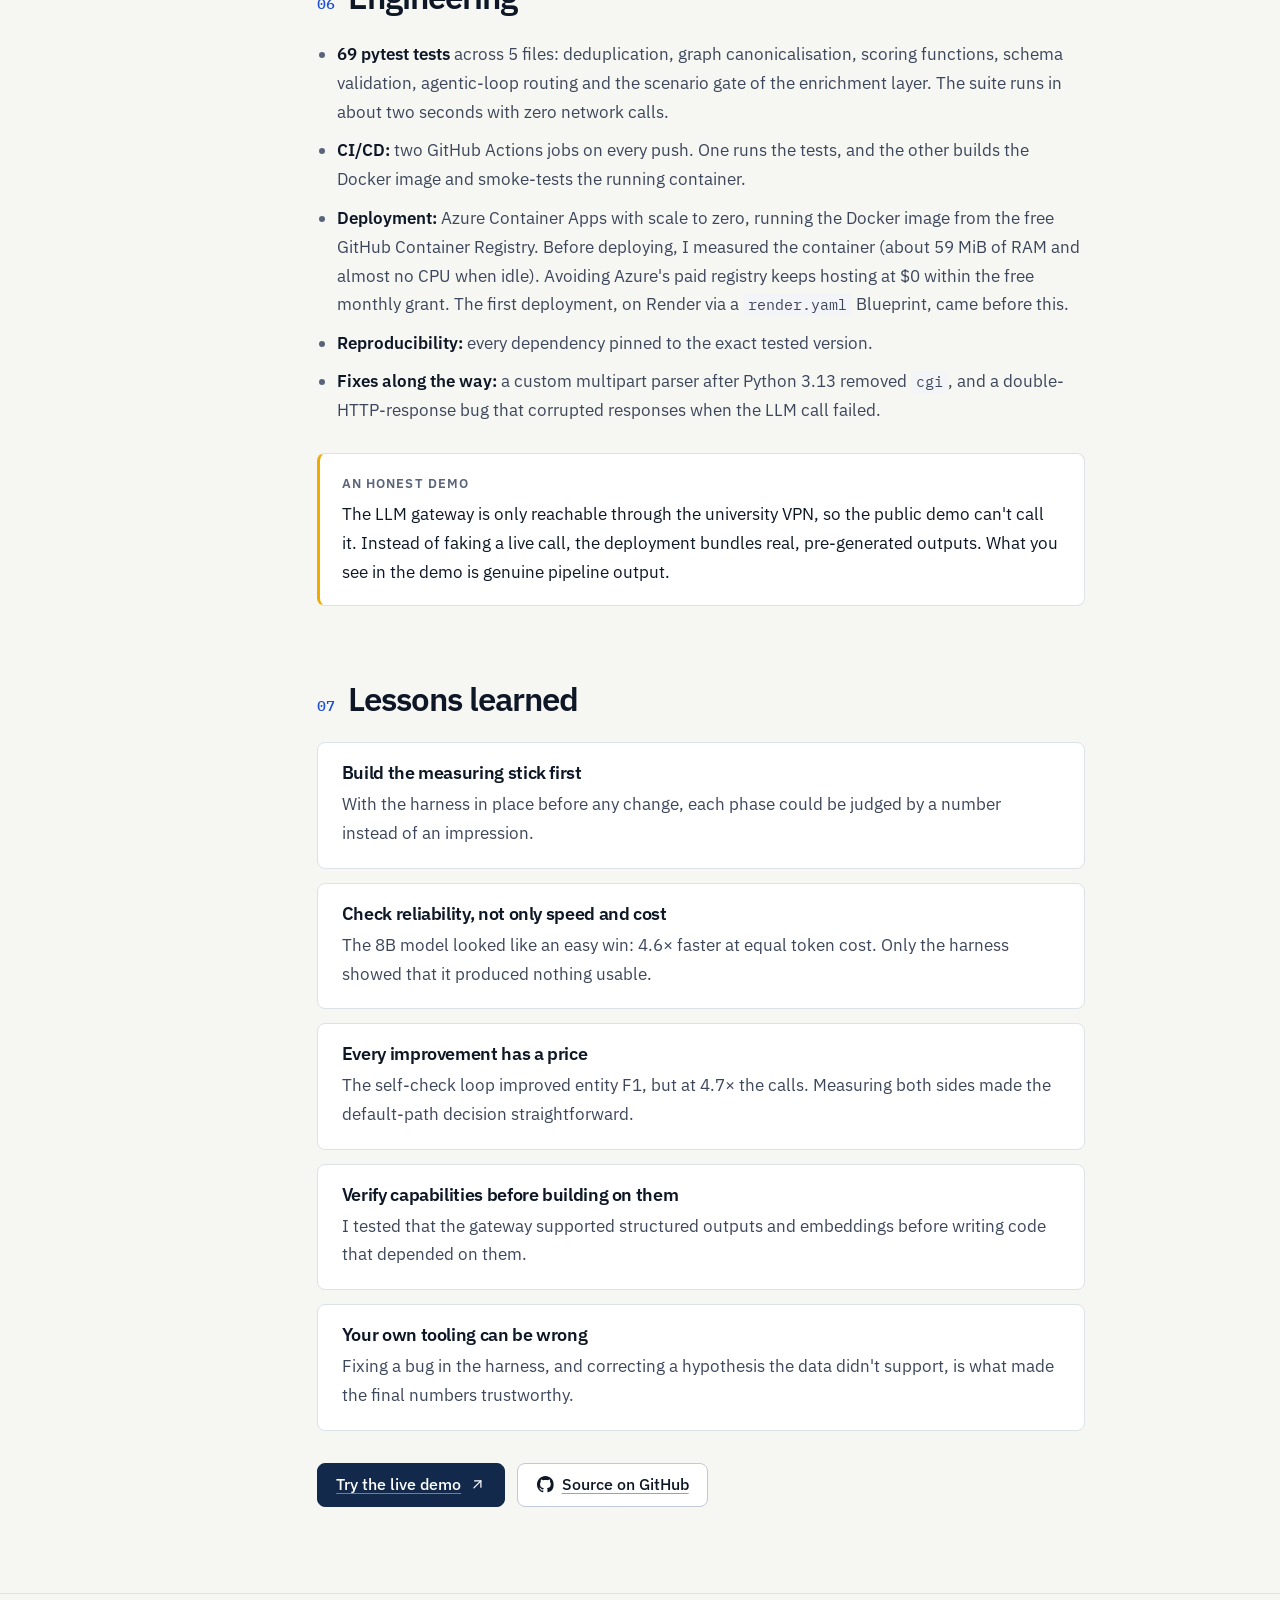
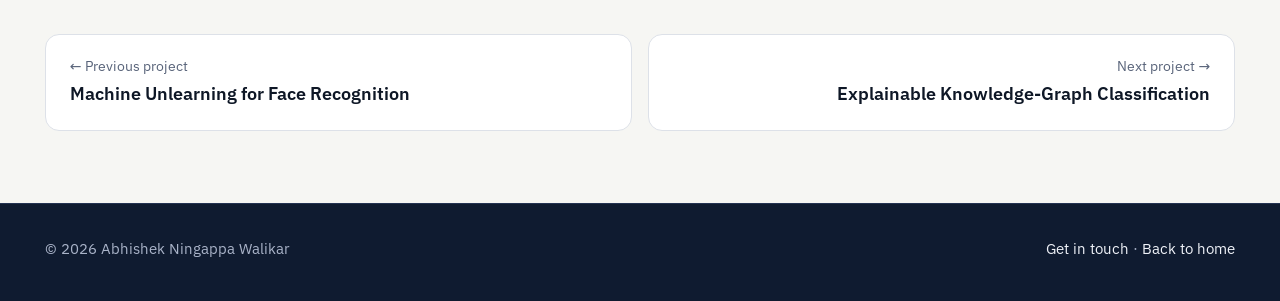
<file: projects/llm-context-assistant/index.html>
<!doctype html>
<html lang="en">
<head>
  <meta charset="utf-8">
  <meta name="viewport" content="width=device-width, initial-scale=1">
  <title>LLM-Based System Context Analysis Assistant · Abhishek Walikar</title>
  <meta name="description" content="An LLM pipeline that turns a plain-English system description into a validated system-context model and three interactive graph views. Entity F1 0.88, relationship F1 0.82, 69 tests, Docker, CI/CD and a live demo.">
  <meta name="author" content="Abhishek Ningappa Walikar">
  <meta name="theme-color" content="#f6f6f3" media="(prefers-color-scheme: light)">
  <meta name="theme-color" content="#0a0f1a" media="(prefers-color-scheme: dark)">
  <meta property="og:type" content="article">
  <meta property="og:title" content="LLM-Based System Context Analysis Assistant">
  <meta property="og:description" content="Structured LLM extraction, RAG and a LangGraph self-check loop, built evaluation-first. Entity F1 0.88, relationship F1 0.82.">
  <!-- deploy:urls -->
  <link rel="canonical" href="https://abhiwalikar1999.github.io/projects/llm-context-assistant/">
  <meta property="og:url" content="https://abhiwalikar1999.github.io/projects/llm-context-assistant/">
  <meta property="og:image" content="https://abhiwalikar1999.github.io/assets/img/og-image.png">
  <meta property="og:image:width" content="1200">
  <meta property="og:image:height" content="630">
  <meta name="twitter:card" content="summary_large_image">
  <!-- /deploy:urls -->
  <link rel="icon" href="../../assets/img/favicon.svg" type="image/svg+xml">
  <link rel="preload" href="../../assets/fonts/ibm-plex-sans-latin-wght-normal.woff2" as="font" type="font/woff2" crossorigin>
  <link rel="stylesheet" href="../../assets/css/style.css">
  <script>try{var t=localStorage.getItem('theme');if(t==='light'||t==='dark')document.documentElement.dataset.theme=t}catch(e){}document.documentElement.classList.add('js')</script>
  <script src="../../assets/js/main.js" defer></script>
  <script src="../../assets/js/insights.js" defer></script>
  <script src="../../assets/js/charts.js" defer></script>
  <script src="../../assets/js/widgets.js" defer></script>
</head>
<body>
  <a class="skip-link" href="#main">Skip to content</a>

  <header class="site-header">
    <nav class="wrap nav" aria-label="Main">
      <a class="brand" href="../../"><span class="brand-mark" aria-hidden="true">AW</span><span>Abhishek Walikar</span></a>
      <ul class="nav-links" id="nav-links">
        <li><a href="../../#about">About</a></li>
        <li><a href="../../#projects">Projects</a></li>
        <li><a href="../../#experience">Experience</a></li>
        <li><a href="../../#skills">Skills</a></li>
        <li><a href="../../#education">Education</a></li>
        <li><a href="../../#contact">Contact</a></li>
      </ul>
      <div class="nav-tools">
        <button class="icon-btn theme-toggle" type="button" aria-label="Toggle colour theme">
          <svg class="icon icon--stroke icon-moon" aria-hidden="true"><use href="../../assets/img/icons.svg#i-moon"/></svg>
          <svg class="icon icon--stroke icon-sun" aria-hidden="true"><use href="../../assets/img/icons.svg#i-sun"/></svg>
        </button>
        <a class="btn btn--sm nav-resume" href="../../assets/docs/Abhishek_Ningappa_Walikar_CV.pdf" download>Resume</a>
        <button class="icon-btn menu-toggle" type="button" aria-expanded="false" aria-controls="nav-links" aria-label="Open menu">
          <svg class="icon icon--stroke" aria-hidden="true"><use href="../../assets/img/icons.svg#i-menu"/></svg>
        </button>
      </div>
    </nav>
    <div class="progress" aria-hidden="true"></div>
  </header>

  <main id="main">
    <header class="case-hero wrap">
      <p class="breadcrumb"><a href="../../#projects"><svg class="icon icon--stroke" aria-hidden="true"><use href="../../assets/img/icons.svg#i-arrow-left"/></svg>All projects</a></p>
      <p class="eyebrow">Project 01 · Applied LLM engineering</p>
      <h1>LLM-Based System Context Analysis Assistant</h1>
      <p class="case-sub">An LLM pipeline that reads a plain-English system description and returns a structured system-context model (actors, components, external systems, relationships, risks and assumptions) as validated JSON and three interactive graph views.</p>

      <dl class="case-facts">
        <div><dt>Role</dt><dd>Started as a 3-person course project, then I extended it on my own in 9 measured phases</dd></div>
        <div><dt>Timeline</dt><dd>12/2025 – 03/2026</dd></div>
        <div><dt>Context</dt><dd>Universität Paderborn, Data-Driven Engineering</dd></div>
        <div><dt>Stack</dt><dd>Python · OpenAI SDK · Pydantic v2 · LangGraph · pytest · Docker · GitHub Actions · Azure Container Apps</dd></div>
      </dl>

      <div class="case-actions">
        <a class="btn" href="https://context-graph-assistant.kindforest-49e58022.francecentral.azurecontainerapps.io" target="_blank" rel="noopener">Try the live demo
          <svg class="icon icon--stroke" aria-hidden="true"><use href="../../assets/img/icons.svg#i-arrow-up-right"/></svg></a>
        <a class="btn btn--ghost" href="https://github.com/abhiwalikar1999/LLM-Based-System-Context-Analysis-Assistant" target="_blank" rel="noopener">
          <svg class="icon" aria-hidden="true"><use href="../../assets/img/icons.svg#i-github"/></svg>Source on GitHub</a>
      </div>
      <p class="case-note">The demo runs on Azure Container Apps and scales to zero when nobody uses it, so the first load after a quiet spell takes a few seconds.</p>

      <ul class="metrics case-metrics" aria-label="Key results">
        <li class="metric"><span class="metric-value">0.88</span><span class="metric-label">Entity F1 (precision 0.96, recall 0.82)</span></li>
        <li class="metric"><span class="metric-value">0.82</span><span class="metric-label">Relationship F1 (precision 0.81, recall 0.84)</span></li>
        <li class="metric"><span class="metric-value">100%</span><span class="metric-label">Extracted items traced to a source sentence</span></li>
        <li class="metric"><span class="metric-value">69</span><span class="metric-label">Tests in about 2 s, zero network calls</span></li>
      </ul>
    </header>

    <div class="wrap case-layout">
      <nav class="toc" aria-label="On this page">
        <div class="toc-inner">
          <p class="toc-title">On this page</p>
          <ol>
            <li><a href="#problem">Problem</a></li>
            <li><a href="#architecture">Architecture</a></li>
            <li><a href="#built">What I built</a></li>
            <li><a href="#evaluation">Evaluation</a></li>
            <li><a href="#results">Results</a></li>
            <li><a href="#engineering">Engineering</a></li>
            <li><a href="#lessons">Lessons learned</a></li>
          </ol>
        </div>
      </nav>

      <article class="prose">
        <!-- Problem -->
        <section id="problem" aria-labelledby="h-problem">
          <h2 id="h-problem"><span class="section-num">01</span>Problem</h2>
          <p class="lead">System-context diagrams show who uses a system, what it is made of, what it talks to and where the risks are. They are usually drawn by hand from requirement documents. That is slow, varies from person to person, and is hard to trace back to the text.</p>
          <p>The goal was to extract a machine-readable context model from a plain-English description with an LLM, show it as interactive diagrams, and make every extracted item traceable to the sentence it came from.</p>
          <p>The project began as a three-person coursework project in the Data-Driven Engineering course. I then extended it on my own in nine phases, each measured against the same evaluation harness.</p>
          <div class="callout">
            <span class="callout-label">The rule I kept throughout</span>
            <p>Build the evaluation first. The hand-labelled harness existed before any pipeline change, so every later change (structured outputs, retrieval, an agentic loop, a model swap) has a number attached to it.</p>
          </div>
        </section>

        <!-- Architecture -->
        <section id="architecture" aria-labelledby="h-architecture">
          <h2 id="h-architecture"><span class="section-num">02</span>Architecture</h2>
          <p>A request flows through these stages. Retrieval only switches on for long inputs, and the agentic self-check is an option rather than the default, for reasons shown in the results.</p>
          <ol class="flow" aria-label="Pipeline stages">
            <li>
              <span class="flow-title">Input</span>
              <span class="flow-desc">One or more system descriptions. Multiple documents are aggregated into one context model.</span>
            </li>
            <li>
              <span class="flow-title">Retrieval <span class="flow-tag">above 350 words</span></span>
              <span class="flow-desc">Chunk, embed (qwen3-embedding-4b), rank by cosine similarity and keep the top-K chunks for each of 6 extraction categories. Pure Python with no vector database, which is enough at this scale.</span>
            </li>
            <li>
              <span class="flow-title">Structured extraction</span>
              <span class="flow-desc">One LLM call constrained by a strict JSON schema (OpenAI Structured Outputs) instead of parsing free text.</span>
            </li>
            <li>
              <span class="flow-title">Validation and repair</span>
              <span class="flow-desc">Pydantic v2 schema plus a cross-field referential-integrity validator that catches dangling entity references. On failure, up to 3 retries that feed the model its own error.</span>
            </li>
            <li>
              <span class="flow-title">Post-processing</span>
              <span class="flow-desc">Deduplication, relationship labels normalised to 7 canonical verbs, and an evidence sentence attached to every entity, relationship, risk and assumption.</span>
            </li>
            <li>
              <span class="flow-title">Rule-based enrichment <span class="flow-tag">deterministic</span></span>
              <span class="flow-desc">Adds functional and non-functional requirements, security and governance controls and operational components, and links risks to the controls that mitigate them. It is hand-tuned to the hospital reference scenario, so it only runs when the input matches that scenario. Any other input gets the LLM's extraction alone.</span>
            </li>
            <li>
              <span class="flow-title">Output</span>
              <span class="flow-desc">JSON context model plus three interactive views (pyvis / vis-network): context and architecture, risk traceability, governance and requirements.</span>
            </li>
            <li class="is-optional">
              <span class="flow-title">LangGraph self-check <span class="flow-tag">optional</span></span>
              <span class="flow-desc">A state machine: extract → critique → repair → critique, capped at 3 rounds. Measured, then kept off the default path.</span>
            </li>
          </ol>
          <p>The web app is served by Python's standard-library <code>http.server</code>. There's no web framework, by design: the app needs a handful of routes, not a framework's worth of dependencies.</p>
          <figure class="shot">
            <div class="shot-bar">context-graph-assistant.kindforest-49e58022.francecentral.azurecontainerapps.io/example_output/risk_overlay.html</div>
            <div class="shot-img shot-img--crop">
              <img src="../../assets/img/projects/llm-risk-overlay.webp" width="940" height="1110" loading="lazy" decoding="async"
                   alt="Risk-traceability graph from the live demo: actors in green, internal components in blue, external systems in red and risks in orange, with arrows linking each risk to the components it affects.">
            </div>
            <figcaption>Risk-traceability view from the live demo, pre-generated for the hospital EEG/ECG monitoring scenario. It combines the LLM's extraction with the rule-based layer, which adds the operational and governance nodes. Actors are green, components blue, external systems red and risks orange.</figcaption>
          </figure>
        </section>

        <!-- What I built -->
        <section id="built" aria-labelledby="h-built">
          <h2 id="h-built"><span class="section-num">03</span>What I built, phase by phase</h2>
          <p>Each phase had one goal and one measurement. Open a phase for the details.</p>
          <div class="phases">
            <details>
              <summary><span class="ph">Phase 0</span>Reproduce and verify<svg class="icon icon--stroke chev" aria-hidden="true"><use href="../../assets/img/icons.svg#i-chevron"/></svg></summary>
              <div class="phase-body">
                <ul>
                  <li>Fixed a Python 3.13 incompatibility (the standard-library <code>cgi</code> module was removed) by writing a custom multipart form parser.</li>
                  <li>Found and fixed a double-HTTP-response bug that corrupted server responses whenever the LLM call failed.</li>
                  <li>Verified the whole pipeline end to end against a real, live LLM call.</li>
                </ul>
              </div>
            </details>
            <details>
              <summary><span class="ph">Phase 1</span>Evaluation harness<svg class="icon icon--stroke chev" aria-hidden="true"><use href="../../assets/img/icons.svg#i-chevron"/></svg></summary>
              <div class="phase-body">
                <ul>
                  <li>Designed and hand-labelled 5 test cases across 5 deliberately different domains.</li>
                  <li>Wrote the scoring: fuzzy entity matching (token-Jaccard similarity with type gating), relationship-pair matching and coverage matching for risks and assumptions.</li>
                  <li>Found and fixed a tokenizer bug in the harness itself ("Wi-Fi" vs "wifi") that produced false negatives.</li>
                </ul>
              </div>
            </details>
            <details>
              <summary><span class="ph">Phase 2</span>Reliable structured outputs<svg class="icon icon--stroke chev" aria-hidden="true"><use href="../../assets/img/icons.svg#i-chevron"/></svg></summary>
              <div class="phase-body">
                <ul>
                  <li>Replaced regex-based "brace-hunting" JSON extraction with schema-constrained structured outputs.</li>
                  <li>Designed a Pydantic schema with a custom cross-field referential-integrity validator.</li>
                  <li>Added an automatic retry and repair loop (up to 3 attempts) that feeds the model its own error.</li>
                  <li>Checked live that the API gateway actually supported structured outputs before building on it.</li>
                </ul>
              </div>
            </details>
            <details>
              <summary><span class="ph">Phase 3</span>Evidence and label normalisation<svg class="icon icon--stroke chev" aria-hidden="true"><use href="../../assets/img/icons.svg#i-chevron"/></svg></summary>
              <div class="phase-body">
                <ul>
                  <li>Added an evidence field: every extracted item points to the sentence it came from.</li>
                  <li>Built a lookup of 7 canonical relationship verbs, derived from 41 labels actually observed in earlier runs.</li>
                  <li>Added two metrics for these features: evidence-grounded rate and label-normalisation coverage.</li>
                  <li>Disproved my own first hypothesis about a score change with data and corrected the write-up.</li>
                </ul>
              </div>
            </details>
            <details>
              <summary><span class="ph">Phase 4</span>Retrieval (RAG) and multi-document input<svg class="icon icon--stroke chev" aria-hidden="true"><use href="../../assets/img/icons.svg#i-chevron"/></svg></summary>
              <div class="phase-body">
                <ul>
                  <li>Built retrieval from scratch: chunking, embeddings, cosine ranking and top-K selection across 6 extraction categories.</li>
                  <li>Calibrated the 350-word activation threshold from measured eval-case data instead of guessing it.</li>
                  <li>Added multi-document upload and a 6th evaluation case: 3 documents, 431 words.</li>
                  <li>Tested the retrieval filter in isolation with synthetic, mocked embeddings.</li>
                </ul>
              </div>
            </details>
            <details>
              <summary><span class="ph">Phase 5</span>Agentic self-validation (LangGraph)<svg class="icon icon--stroke chev" aria-hidden="true"><use href="../../assets/img/icons.svg#i-chevron"/></svg></summary>
              <div class="phase-body">
                <ul>
                  <li>Implemented a LangGraph state machine with a 3-round safety cap.</li>
                  <li>The critique checks three named issue types: missing actors, invented relationships and contradictions.</li>
                  <li>Measured both the gain and the cost, and decided from that data not to make it the default.</li>
                </ul>
              </div>
            </details>
            <details>
              <summary><span class="ph">Phase 6</span>Model comparison<svg class="icon icon--stroke chev" aria-hidden="true"><use href="../../assets/img/icons.svg#i-chevron"/></svg></summary>
              <div class="phase-body">
                <ul>
                  <li>Benchmarked the default ~30B mixture-of-experts model against an 8B model on the same gateway, measuring quality, latency and tokens together.</li>
                  <li>Root-caused the smaller model's failure by inspecting outputs: a schema-filling failure on complex extraction, not a general inability.</li>
                </ul>
              </div>
            </details>
            <details>
              <summary><span class="ph">Phase 7</span>Testing<svg class="icon icon--stroke chev" aria-hidden="true"><use href="../../assets/img/icons.svg#i-chevron"/></svg></summary>
              <div class="phase-body">
                <ul>
                  <li>A pytest suite across 5 files (65 tests at the time, 69 now), with no network access thanks to monkeypatching.</li>
                  <li>Pinned every dependency to the exact tested version.</li>
                  <li>A failing test exposed an undocumented edge case in the production deduplication logic.</li>
                </ul>
              </div>
            </details>
            <details>
              <summary><span class="ph">Phase 8</span>Docker, CI/CD and deployment<svg class="icon icon--stroke chev" aria-hidden="true"><use href="../../assets/img/icons.svg#i-chevron"/></svg></summary>
              <div class="phase-body">
                <ul>
                  <li>Containerised the app and built a 2-job GitHub Actions pipeline: test suite, then a real Docker build with a running-container smoke test.</li>
                  <li>Deployed to Render with Infrastructure-as-Code (a <code>render.yaml</code> Blueprint), configured through environment variables.</li>
                </ul>
              </div>
            </details>
            <details>
              <summary><span class="ph">Phase 9</span>Documentation<svg class="icon icon--stroke chev" aria-hidden="true"><use href="../../assets/img/icons.svg#i-chevron"/></svg></summary>
              <div class="phase-body">
                <ul>
                  <li>Rewrote the README as a five-minute read: problem, approach, results, how to run it.</li>
                  <li>Kept the full methodology and the honest results, including corrected mistakes.</li>
                </ul>
              </div>
            </details>
            <details>
              <summary><span class="ph">Later</span>After launch: fixes and a second deployment<svg class="icon icon--stroke chev" aria-hidden="true"><use href="../../assets/img/icons.svg#i-chevron"/></svg></summary>
              <div class="phase-body">
                <ul>
                  <li>Fixed near-duplicate nodes on the live demo ("doctor" vs "doctors", "EHR" vs "EHR system"). The hand-written architecture skeleton used labels that didn't exactly match what the LLM extracted.</li>
                  <li>Limited the hospital-specific enrichment layer to its reference scenario with a tested detection gate, so other domains no longer get hospital nodes. The test suite grew from 65 to 69 tests.</li>
                  <li>Deployed to Azure Container Apps with scale to zero. I measured the container's footprint first and used the free GitHub Container Registry instead of Azure's paid one, so hosting costs nothing within the free monthly grant.</li>
                </ul>
              </div>
            </details>
          </div>
        </section>

        <!-- Evaluation -->
        <section id="evaluation" aria-labelledby="h-evaluation">
          <h2 id="h-evaluation"><span class="section-num">04</span>Evaluation</h2>
          <p>Six hand-labelled cases across deliberately different domains: healthcare, e-commerce, IoT, fintech and logistics, plus a three-document ride-sharing case for multi-document input.</p>
          <div class="table-wrap">
            <table class="data-table">
              <thead><tr><th scope="col">What is scored</th><th scope="col">How</th></tr></thead>
              <tbody>
                <tr><th scope="row">Entities</th><td>Fuzzy matching: token-Jaccard similarity, gated by entity type</td></tr>
                <tr><th scope="row">Relationships</th><td>Pair matching between source and target entities</td></tr>
                <tr><th scope="row">Risks, assumptions</th><td>Free-text coverage matching</td></tr>
                <tr><th scope="row">Evidence</th><td>Share of items that trace to a real source sentence</td></tr>
                <tr><th scope="row">Label normalisation</th><td>Share of relationship labels mapped to a canonical verb</td></tr>
              </tbody>
            </table>
          </div>
          <p>The harness scores the LLM's own extraction, before the rule-based enrichment runs. That keeps the numbers about what the model itself gets right, separate from the hand-tuned rules for the hospital scenario.</p>
          <div class="callout">
            <span class="callout-label">The harness had bugs too</span>
            <p>A hyphenation issue in the tokenizer ("Wi-Fi" vs "wifi") was producing false negatives. I found and fixed it, so the scores reflect the pipeline rather than the scorer.</p>
          </div>
        </section>

        <!-- Results -->
        <section id="results" aria-labelledby="h-results">
          <h2 id="h-results"><span class="section-num">05</span>Results</h2>
          <h3>Extraction quality</h3>
          <div class="table-wrap">
            <table class="data-table">
              <caption>Baseline pipeline across the six hand-labelled cases.</caption>
              <thead><tr><th scope="col">Measure</th><th scope="col" class="num">Precision</th><th scope="col" class="num">Recall</th><th scope="col" class="num">F1</th></tr></thead>
              <tbody>
                <tr><th scope="row">Entities</th><td class="num">0.96</td><td class="num">0.82</td><td class="num">0.88</td></tr>
                <tr><th scope="row">Relationships</th><td class="num">0.81</td><td class="num">0.84</td><td class="num">0.82</td></tr>
              </tbody>
            </table>
          </div>
          <div class="table-wrap">
            <table class="data-table">
              <thead><tr><th scope="col">Measure</th><th scope="col" class="num">Value</th></tr></thead>
              <tbody>
                <tr><th scope="row">Risk coverage</th><td class="num">94%</td></tr>
                <tr><th scope="row">Assumption coverage</th><td class="num">100%</td></tr>
                <tr><th scope="row">Evidence-grounded items</th><td class="num">100%</td></tr>
                <tr><th scope="row">Relationship labels mapped to a canonical verb</th><td class="num">47–67%</td></tr>
                <tr><th scope="row">Parse failures after structured outputs</th><td class="num">eliminated</td></tr>
              </tbody>
            </table>
          </div>

          <h3>Agentic self-check: better, at a price</h3>
          <ul class="metrics" aria-label="Agentic self-check results">
            <li class="metric"><span class="metric-value">0.879 <span class="arrow">→</span> 0.924</span><span class="metric-label">Entity F1 (+0.045)</span></li>
            <li class="metric"><span class="metric-value">+0.004</span><span class="metric-label">Relationship F1, within noise</span></li>
            <li class="metric"><span class="metric-value">4.7×</span><span class="metric-label">More LLM calls per analysis on average</span></li>
            <li class="metric"><span class="metric-value">8 <small>calls</small> · 327 <small>s</small></span><span class="metric-label">Worst case for a single analysis</span></li>
          </ul>
          <p style="margin-top:20px">The gain is real and traceable: every repaired case added back an actor that the first pass had missed. But 4.7× the calls for +0.045 entity F1 and a flat relationship score didn't justify making it the default. It stays available as an option.</p>

          <div class="widget" data-widget="loop">
            <div class="widget-head">
              <span class="chart-title">The self-check loop, step by step</span>
              <span class="widget-badge">simulation of the control flow</span>
            </div>
            <div class="widget-body">
              <div class="loop-controls">
                <div class="seg" role="group" aria-label="Scenario">
                  <button type="button" data-scenario="clean" aria-pressed="false">No issues</button>
                  <button type="button" data-scenario="one" aria-pressed="true">One repair</button>
                  <button type="button" data-scenario="cap" aria-pressed="false">Hits the cap</button>
                </div>
                <button class="btn btn--sm" type="button" data-run>
                  <svg class="icon icon--stroke" aria-hidden="true"><use href="../../assets/img/icons.svg#i-play"/></svg>Run
                </button>
              </div>
              <div class="loop">
                <div>
                  <div class="loop-graph" aria-hidden="true">
                    <div class="node node--extract" data-node="extract">extract<small>draft the model</small></div>
                    <div class="node node--critique" data-node="critique">critique<small>3 checks</small></div>
                    <div class="node node--end" data-node="end">end<small>return model</small></div>
                    <div class="node node--repair" data-node="repair">repair<small>fix issues</small></div>
                  </div>
                  <div class="loop-counter">
                    <div><span>LLM calls</span><strong data-calls>0</strong></div>
                    <div><span>Repair rounds</span><strong data-rounds>0 / 3</strong></div>
                  </div>
                </div>
                <ol class="loop-log" aria-live="polite" data-log>
                  <li class="empty">Pick a scenario and press Run.</li>
                </ol>
              </div>
            </div>
            <p class="widget-foot">The critique looks for missing actors, invented relationships and contradictions. Worst case: 1 extract + 1 critique + 3 × (repair + critique) = 8 calls.</p>
          </div>

          <h3>Model comparison: faster isn't the same as usable</h3>
          <p>I benchmarked the default model, a ~30B-parameter mixture-of-experts, against a smaller 8B model on the same API gateway and the same six cases.</p>
          <div class="chart-group">
            <span class="chart-title">Default vs smaller model, same gateway, same six cases</span>
            <span class="chart-sub">The 8B model was 4.6× faster at about the same token cost, and produced no usable output.</span>
            <ul class="legend" style="margin-top:12px">
              <li><span class="swatch swatch--bar" style="background:var(--series-1)"></span>~30B MoE (default)</li>
              <li><span class="swatch swatch--bar" style="background:var(--series-2)"></span>8B (alternative)</li>
            </ul>
            <div class="chart-grid chart-grid--2">
              <figure class="chart" data-chart="bars" data-colors="series-1,series-2" data-labels="above" data-decimals="1" data-unit=" s" data-tick-decimals="0">
                <figcaption><span class="chart-title">Average latency</span><span class="chart-sub">seconds, lower is better</span></figcaption>
                <div class="table-wrap"><table class="data-table">
                  <thead><tr><th scope="col">Model</th><th scope="col" class="num">Latency</th></tr></thead>
                  <tbody>
                    <tr><th scope="row">~30B MoE (default)</th><td class="num">42.4 s</td></tr>
                    <tr><th scope="row">8B (alternative)</th><td class="num">9.2 s</td></tr>
                  </tbody>
                </table></div>
              </figure>
              <figure class="chart" data-chart="bars" data-colors="series-1,series-2" data-labels="above" data-ticks="0,1000,2000">
                <figcaption><span class="chart-title">Average tokens per analysis</span><span class="chart-sub">about equal</span></figcaption>
                <div class="table-wrap"><table class="data-table">
                  <thead><tr><th scope="col">Model</th><th scope="col" class="num">Tokens</th></tr></thead>
                  <tbody>
                    <tr><th scope="row">~30B MoE (default)</th><td class="num">1,831</td></tr>
                    <tr><th scope="row">8B (alternative)</th><td class="num">1,861</td></tr>
                  </tbody>
                </table></div>
              </figure>
              <figure class="chart" data-chart="bars" data-colors="series-1,series-2" data-labels="above" data-min="0" data-max="1" data-ticks="0,0.5,1" data-tick-decimals="1">
                <figcaption><span class="chart-title">Entity F1</span><span class="chart-sub">higher is better</span></figcaption>
                <div class="table-wrap"><table class="data-table">
                  <thead><tr><th scope="col">Model</th><th scope="col" class="num">Entity F1</th></tr></thead>
                  <tbody>
                    <tr><th scope="row">~30B MoE (default)</th><td class="num">0.88</td></tr>
                    <tr><th scope="row">8B (alternative)</th><td class="num">0.00</td></tr>
                  </tbody>
                </table></div>
              </figure>
              <figure class="chart" data-chart="bars" data-colors="series-1,series-2" data-labels="above" data-min="0" data-max="1" data-ticks="0,0.5,1" data-tick-decimals="1">
                <figcaption><span class="chart-title">Relationship F1</span><span class="chart-sub">higher is better</span></figcaption>
                <div class="table-wrap"><table class="data-table">
                  <thead><tr><th scope="col">Model</th><th scope="col" class="num">Relationship F1</th></tr></thead>
                  <tbody>
                    <tr><th scope="row">~30B MoE (default)</th><td class="num">0.82</td></tr>
                    <tr><th scope="row">8B (alternative)</th><td class="num">0.00</td></tr>
                  </tbody>
                </table></div>
              </figure>
            </div>
            <p class="chart-note">Default-model F1 is the baseline from the same harness. The 8B model's structured output was unusable in all six cases, even though a one-sentence manual test had looked fine.</p>
          </div>
        </section>

        <!-- Engineering -->
        <section id="engineering" aria-labelledby="h-engineering">
          <h2 id="h-engineering"><span class="section-num">06</span>Engineering</h2>
          <ul>
            <li><strong>69 pytest tests</strong> across 5 files: deduplication, graph canonicalisation, scoring functions, schema validation, agentic-loop routing and the scenario gate of the enrichment layer. The suite runs in about two seconds with zero network calls.</li>
            <li><strong>CI/CD:</strong> two GitHub Actions jobs on every push. One runs the tests, and the other builds the Docker image and smoke-tests the running container.</li>
            <li><strong>Deployment:</strong> Azure Container Apps with scale to zero, running the Docker image from the free GitHub Container Registry. Before deploying, I measured the container (about 59 MiB of RAM and almost no CPU when idle). Avoiding Azure's paid registry keeps hosting at $0 within the free monthly grant. The first deployment, on Render via a <code>render.yaml</code> Blueprint, came before this.</li>
            <li><strong>Reproducibility:</strong> every dependency pinned to the exact tested version.</li>
            <li><strong>Fixes along the way:</strong> a custom multipart parser after Python 3.13 removed <code>cgi</code>, and a double-HTTP-response bug that corrupted responses when the LLM call failed.</li>
          </ul>
          <div class="callout">
            <span class="callout-label">An honest demo</span>
            <p>The LLM gateway is only reachable through the university VPN, so the public demo can't call it. Instead of faking a live call, the deployment bundles real, pre-generated outputs. What you see in the demo is genuine pipeline output.</p>
          </div>
        </section>

        <!-- Lessons -->
        <section id="lessons" aria-labelledby="h-lessons">
          <h2 id="h-lessons"><span class="section-num">07</span>Lessons learned</h2>
          <ul class="lessons">
            <li>
              <h3>Build the measuring stick first</h3>
              <p>With the harness in place before any change, each phase could be judged by a number instead of an impression.</p>
            </li>
            <li>
              <h3>Check reliability, not only speed and cost</h3>
              <p>The 8B model looked like an easy win: 4.6× faster at equal token cost. Only the harness showed that it produced nothing usable.</p>
            </li>
            <li>
              <h3>Every improvement has a price</h3>
              <p>The self-check loop improved entity F1, but at 4.7× the calls. Measuring both sides made the default-path decision straightforward.</p>
            </li>
            <li>
              <h3>Verify capabilities before building on them</h3>
              <p>I tested that the gateway supported structured outputs and embeddings before writing code that depended on them.</p>
            </li>
            <li>
              <h3>Your own tooling can be wrong</h3>
              <p>Fixing a bug in the harness, and correcting a hypothesis the data didn't support, is what made the final numbers trustworthy.</p>
            </li>
          </ul>
          <div class="case-actions">
            <a class="btn" href="https://context-graph-assistant.kindforest-49e58022.francecentral.azurecontainerapps.io" target="_blank" rel="noopener">Try the live demo
              <svg class="icon icon--stroke" aria-hidden="true"><use href="../../assets/img/icons.svg#i-arrow-up-right"/></svg></a>
            <a class="btn btn--ghost" href="https://github.com/abhiwalikar1999/LLM-Based-System-Context-Analysis-Assistant" target="_blank" rel="noopener">
              <svg class="icon" aria-hidden="true"><use href="../../assets/img/icons.svg#i-github"/></svg>Source on GitHub</a>
          </div>
        </section>
      </article>
    </div>

    <nav class="wrap case-pager" aria-label="More projects">
      <a class="pager-link" href="../machine-unlearning/"><span>← Previous project</span><strong>Machine Unlearning for Face Recognition</strong></a>
      <a class="pager-link pager-link--next" href="../explainable-kg-classification/"><span>Next project →</span><strong>Explainable Knowledge-Graph Classification</strong></a>
    </nav>
  </main>

  <footer class="site-footer">
    <div class="wrap footer-inner">
      <p>© <span data-year>2026</span> Abhishek Ningappa Walikar</p>
      <p><a href="../../#contact">Get in touch</a> · <a href="../../">Back to home</a></p>
    </div>
  </footer>
</body>
</html>
</file>
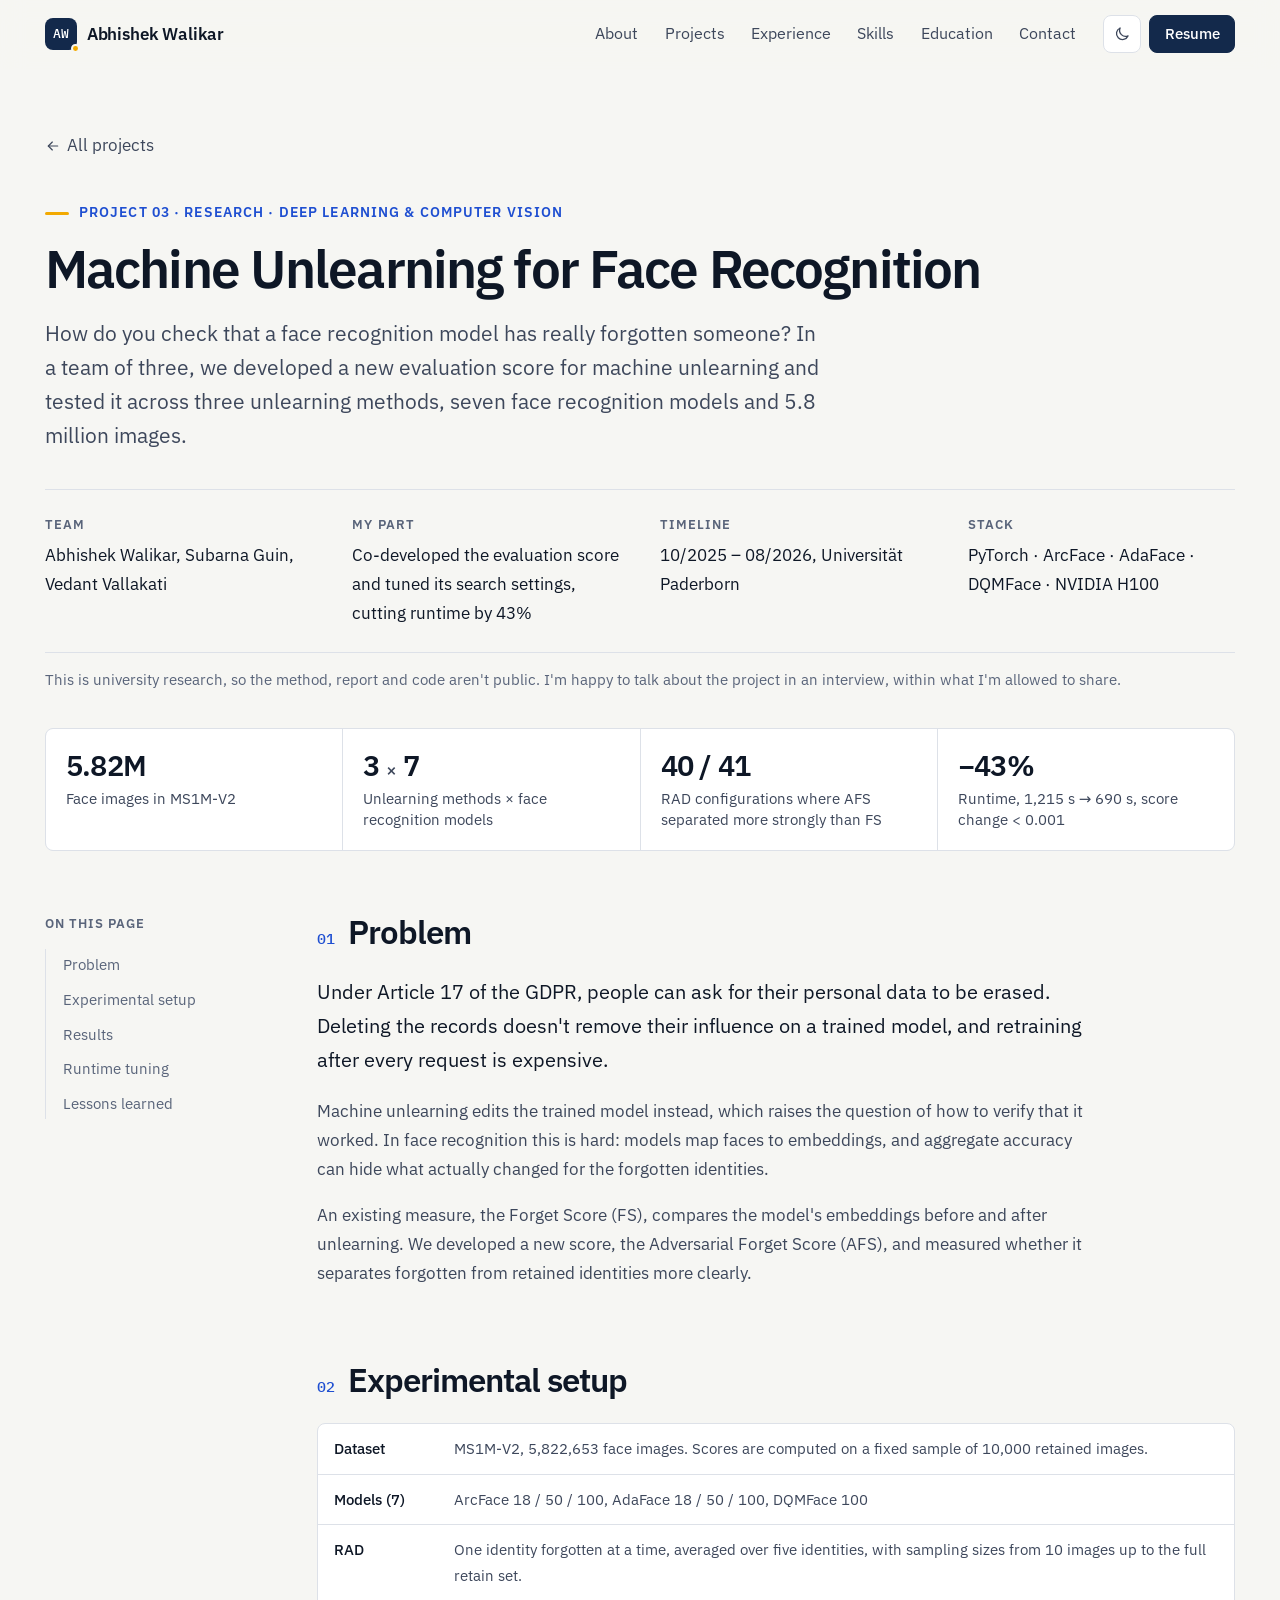
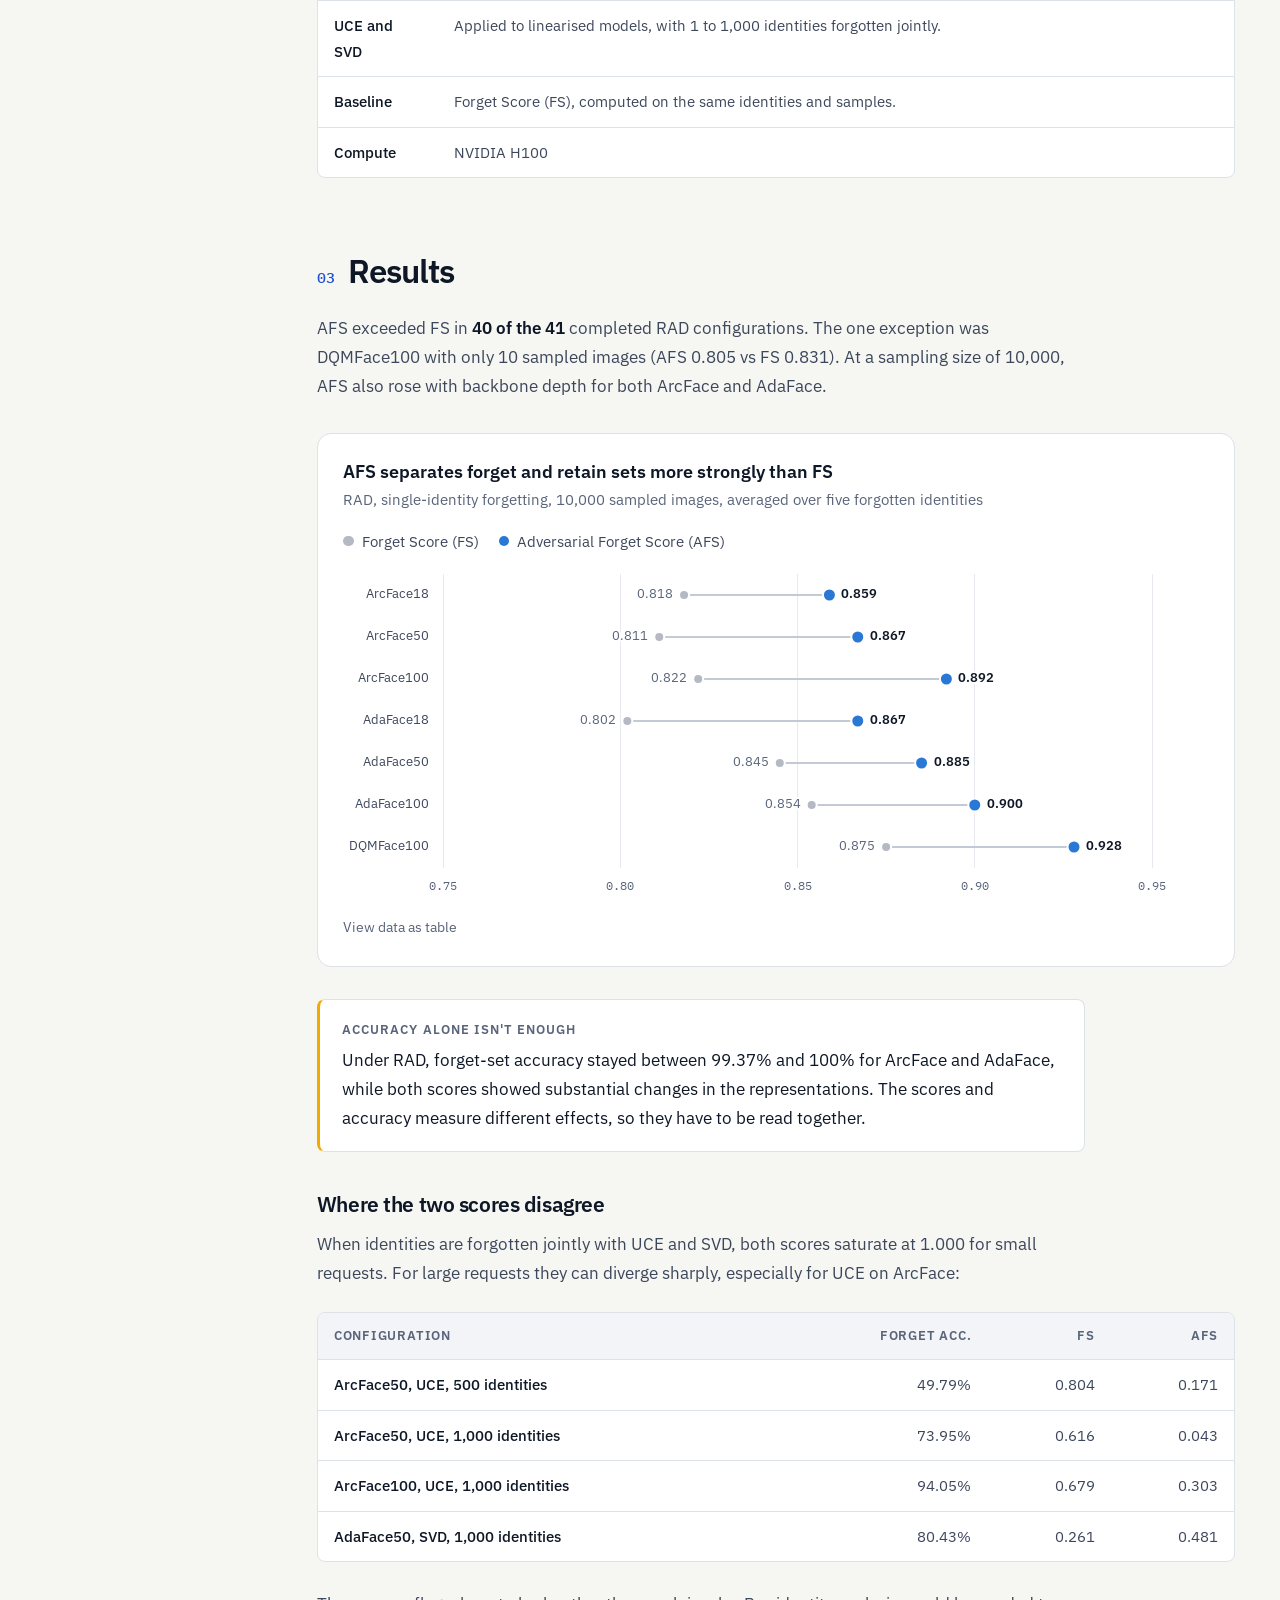
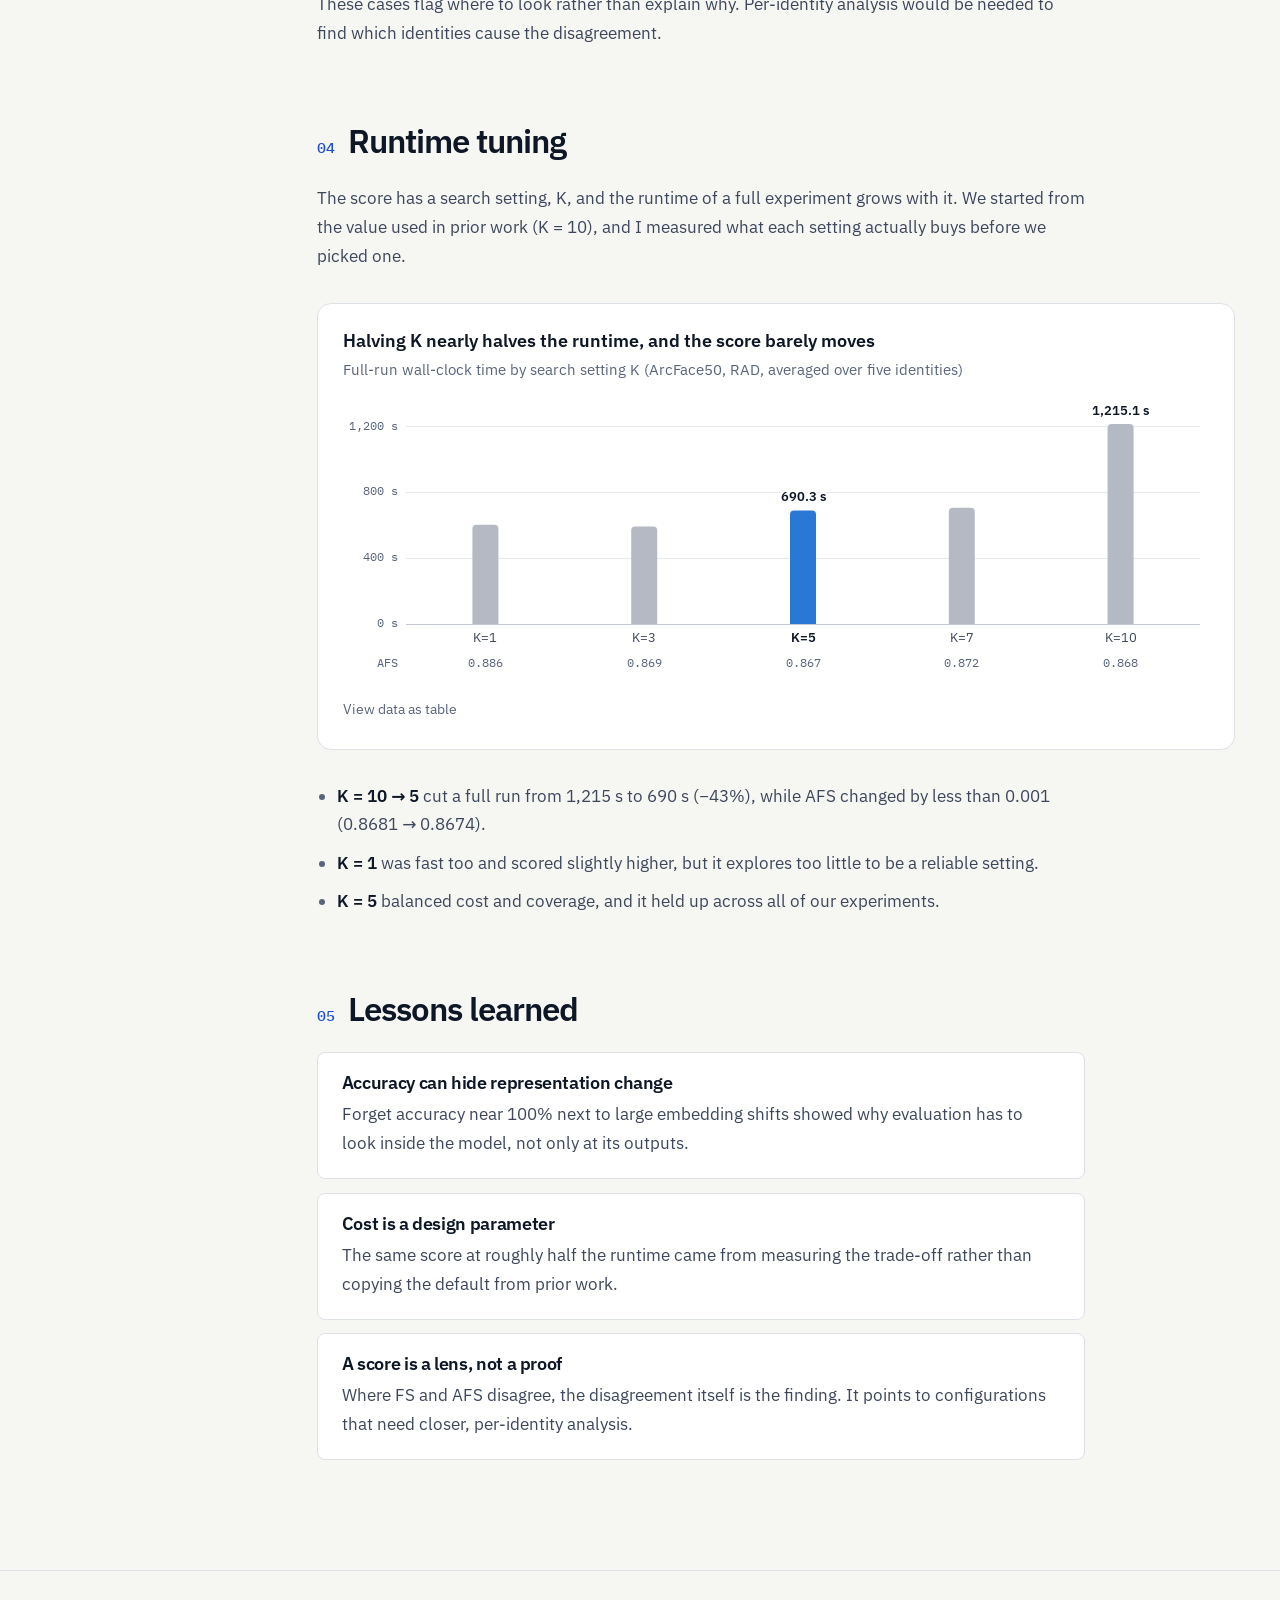
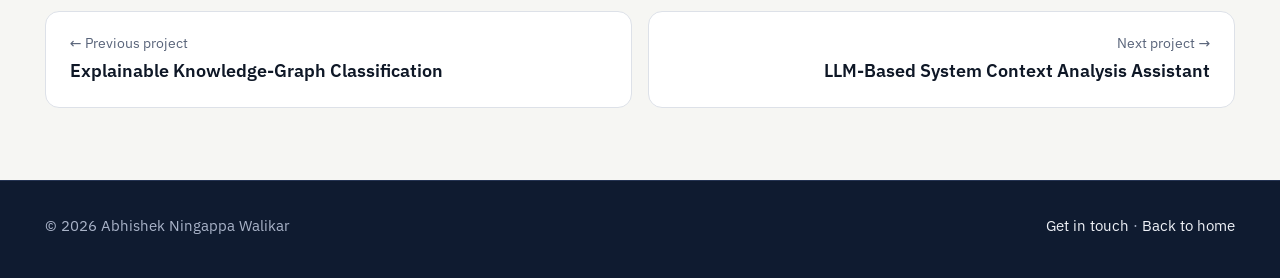
<file: projects/machine-unlearning/index.html>
<!doctype html>
<html lang="en">
<head>
  <meta charset="utf-8">
  <meta name="viewport" content="width=device-width, initial-scale=1">
  <title>Machine Unlearning for Face Recognition · Abhishek Walikar</title>
  <meta name="description" content="Research project on verifying machine unlearning in face recognition with an Adversarial Forget Score (AFS). 5.82M images, 3 unlearning methods and 7 models, with runtime cut by 43%.">
  <meta name="author" content="Abhishek Ningappa Walikar">
  <meta name="theme-color" content="#f6f6f3" media="(prefers-color-scheme: light)">
  <meta name="theme-color" content="#0a0f1a" media="(prefers-color-scheme: dark)">
  <meta property="og:type" content="article">
  <meta property="og:title" content="Machine Unlearning for Face Recognition">
  <meta property="og:description" content="Checking whether a face recognition model has really forgotten someone, with an Adversarial Forget Score. 5.82M images, 3 methods, 7 models.">
  <!-- deploy:urls -->
  <link rel="canonical" href="https://abhiwalikar1999.github.io/projects/machine-unlearning/">
  <meta property="og:url" content="https://abhiwalikar1999.github.io/projects/machine-unlearning/">
  <meta property="og:image" content="https://abhiwalikar1999.github.io/assets/img/og-image.png">
  <meta property="og:image:width" content="1200">
  <meta property="og:image:height" content="630">
  <meta name="twitter:card" content="summary_large_image">
  <!-- /deploy:urls -->
  <link rel="icon" href="../../assets/img/favicon.svg" type="image/svg+xml">
  <link rel="preload" href="../../assets/fonts/ibm-plex-sans-latin-wght-normal.woff2" as="font" type="font/woff2" crossorigin>
  <link rel="stylesheet" href="../../assets/css/style.css">
  <script>try{var t=localStorage.getItem('theme');if(t==='light'||t==='dark')document.documentElement.dataset.theme=t}catch(e){}document.documentElement.classList.add('js')</script>
  <script src="../../assets/js/main.js" defer></script>
  <script src="../../assets/js/insights.js" defer></script>
  <script src="../../assets/js/charts.js" defer></script>
</head>
<body>
  <a class="skip-link" href="#main">Skip to content</a>

  <header class="site-header">
    <nav class="wrap nav" aria-label="Main">
      <a class="brand" href="../../"><span class="brand-mark" aria-hidden="true">AW</span><span>Abhishek Walikar</span></a>
      <ul class="nav-links" id="nav-links">
        <li><a href="../../#about">About</a></li>
        <li><a href="../../#projects">Projects</a></li>
        <li><a href="../../#experience">Experience</a></li>
        <li><a href="../../#skills">Skills</a></li>
        <li><a href="../../#education">Education</a></li>
        <li><a href="../../#contact">Contact</a></li>
      </ul>
      <div class="nav-tools">
        <button class="icon-btn theme-toggle" type="button" aria-label="Toggle colour theme">
          <svg class="icon icon--stroke icon-moon" aria-hidden="true"><use href="../../assets/img/icons.svg#i-moon"/></svg>
          <svg class="icon icon--stroke icon-sun" aria-hidden="true"><use href="../../assets/img/icons.svg#i-sun"/></svg>
        </button>
        <a class="btn btn--sm nav-resume" href="../../assets/docs/Abhishek_Ningappa_Walikar_CV.pdf" download>Resume</a>
        <button class="icon-btn menu-toggle" type="button" aria-expanded="false" aria-controls="nav-links" aria-label="Open menu">
          <svg class="icon icon--stroke" aria-hidden="true"><use href="../../assets/img/icons.svg#i-menu"/></svg>
        </button>
      </div>
    </nav>
    <div class="progress" aria-hidden="true"></div>
  </header>

  <main id="main">
    <header class="case-hero wrap">
      <p class="breadcrumb"><a href="../../#projects"><svg class="icon icon--stroke" aria-hidden="true"><use href="../../assets/img/icons.svg#i-arrow-left"/></svg>All projects</a></p>
      <p class="eyebrow">Project 03 · Research · Deep learning &amp; computer vision</p>
      <h1>Machine Unlearning for Face Recognition</h1>
      <p class="case-sub">How do you check that a face recognition model has really forgotten someone? In a team of three, we developed a new evaluation score for machine unlearning and tested it across three unlearning methods, seven face recognition models and 5.8 million images.</p>

      <dl class="case-facts">
        <div><dt>Team</dt><dd>Abhishek Walikar, Subarna Guin, Vedant Vallakati</dd></div>
        <div><dt>My part</dt><dd>Co-developed the evaluation score and tuned its search settings, cutting runtime by 43%</dd></div>
        <div><dt>Timeline</dt><dd>10/2025 – 08/2026, Universität Paderborn</dd></div>
        <div><dt>Stack</dt><dd>PyTorch · ArcFace · AdaFace · DQMFace · NVIDIA H100</dd></div>
      </dl>
      <p class="case-note">This is university research, so the method, report and code aren't public. I'm happy to talk about the project in an interview, within what I'm allowed to share.</p>

      <ul class="metrics case-metrics" aria-label="Key results">
        <li class="metric"><span class="metric-value">5.82M</span><span class="metric-label">Face images in MS1M-V2</span></li>
        <li class="metric"><span class="metric-value">3 <small>×</small> 7</span><span class="metric-label">Unlearning methods × face recognition models</span></li>
        <li class="metric"><span class="metric-value">40 / 41</span><span class="metric-label">RAD configurations where AFS separated more strongly than FS</span></li>
        <li class="metric"><span class="metric-value">−43%</span><span class="metric-label">Runtime, 1,215 s → 690 s, score change &lt; 0.001</span></li>
      </ul>
    </header>

    <div class="wrap case-layout">
      <nav class="toc" aria-label="On this page">
        <div class="toc-inner">
          <p class="toc-title">On this page</p>
          <ol>
            <li><a href="#problem">Problem</a></li>
            <li><a href="#setup">Experimental setup</a></li>
            <li><a href="#results">Results</a></li>
            <li><a href="#runtime">Runtime tuning</a></li>
            <li><a href="#lessons">Lessons learned</a></li>
          </ol>
        </div>
      </nav>

      <article class="prose">
        <!-- Problem -->
        <section id="problem" aria-labelledby="h-problem">
          <h2 id="h-problem"><span class="section-num">01</span>Problem</h2>
          <p class="lead">Under Article 17 of the GDPR, people can ask for their personal data to be erased. Deleting the records doesn't remove their influence on a trained model, and retraining after every request is expensive.</p>
          <p>Machine unlearning edits the trained model instead, which raises the question of how to verify that it worked. In face recognition this is hard: models map faces to embeddings, and aggregate accuracy can hide what actually changed for the forgotten identities.</p>
          <p>An existing measure, the Forget Score (FS), compares the model's embeddings before and after unlearning. We developed a new score, the Adversarial Forget Score (AFS), and measured whether it separates forgotten from retained identities more clearly.</p>
        </section>

        <!-- Setup -->
        <section id="setup" aria-labelledby="h-setup">
          <h2 id="h-setup"><span class="section-num">02</span>Experimental setup</h2>
          <div class="table-wrap">
            <table class="data-table">
              <tbody>
                <tr><th scope="row">Dataset</th><td>MS1M-V2, 5,822,653 face images. Scores are computed on a fixed sample of 10,000 retained images.</td></tr>
                <tr><th scope="row">Models (7)</th><td>ArcFace 18 / 50 / 100, AdaFace 18 / 50 / 100, DQMFace 100</td></tr>
                <tr><th scope="row">RAD</th><td>One identity forgotten at a time, averaged over five identities, with sampling sizes from 10 images up to the full retain set.</td></tr>
                <tr><th scope="row">UCE and SVD</th><td>Applied to linearised models, with 1 to 1,000 identities forgotten jointly.</td></tr>
                <tr><th scope="row">Baseline</th><td>Forget Score (FS), computed on the same identities and samples.</td></tr>
                <tr><th scope="row">Compute</th><td>NVIDIA H100</td></tr>
              </tbody>
            </table>
          </div>
        </section>

        <!-- Results -->
        <section id="results" aria-labelledby="h-results">
          <h2 id="h-results"><span class="section-num">03</span>Results</h2>
          <p>AFS exceeded FS in <strong>40 of the 41</strong> completed RAD configurations. The one exception was DQMFace100 with only 10 sampled images (AFS 0.805 vs FS 0.831). At a sampling size of 10,000, AFS also rose with backbone depth for both ArcFace and AdaFace.</p>

          <figure class="chart" data-chart="dumbbell" data-min="0.75" data-max="0.95" data-ticks="0.75,0.8,0.85,0.9,0.95" data-decimals="3" data-tick-decimals="2" data-delta-unit="" data-delta-decimals="3" data-colors="series-muted,series-1">
            <figcaption>
              <span class="chart-title">AFS separates forget and retain sets more strongly than FS</span>
              <span class="chart-sub">RAD, single-identity forgetting, 10,000 sampled images, averaged over five forgotten identities</span>
            </figcaption>
            <div class="table-wrap"><table class="data-table">
              <thead><tr><th scope="col">Model</th><th scope="col" class="num">Forget Score (FS)</th><th scope="col" class="num">Adversarial Forget Score (AFS)</th></tr></thead>
              <tbody>
                <tr><th scope="row">ArcFace18</th><td class="num">0.818</td><td class="num">0.859</td></tr>
                <tr><th scope="row">ArcFace50</th><td class="num">0.811</td><td class="num">0.867</td></tr>
                <tr><th scope="row">ArcFace100</th><td class="num">0.822</td><td class="num">0.892</td></tr>
                <tr><th scope="row">AdaFace18</th><td class="num">0.802</td><td class="num">0.867</td></tr>
                <tr><th scope="row">AdaFace50</th><td class="num">0.845</td><td class="num">0.885</td></tr>
                <tr><th scope="row">AdaFace100</th><td class="num">0.854</td><td class="num">0.900</td></tr>
                <tr><th scope="row">DQMFace100</th><td class="num">0.875</td><td class="num">0.928</td></tr>
              </tbody>
            </table></div>
          </figure>

          <div class="callout">
            <span class="callout-label">Accuracy alone isn't enough</span>
            <p>Under RAD, forget-set accuracy stayed between 99.37% and 100% for ArcFace and AdaFace, while both scores showed substantial changes in the representations. The scores and accuracy measure different effects, so they have to be read together.</p>
          </div>

          <h3>Where the two scores disagree</h3>
          <p>When identities are forgotten jointly with UCE and SVD, both scores saturate at 1.000 for small requests. For large requests they can diverge sharply, especially for UCE on ArcFace:</p>
          <div class="table-wrap">
            <table class="data-table">
              <thead><tr><th scope="col">Configuration</th><th scope="col" class="num">Forget acc.</th><th scope="col" class="num">FS</th><th scope="col" class="num">AFS</th></tr></thead>
              <tbody>
                <tr><th scope="row">ArcFace50, UCE, 500 identities</th><td class="num">49.79%</td><td class="num">0.804</td><td class="num">0.171</td></tr>
                <tr><th scope="row">ArcFace50, UCE, 1,000 identities</th><td class="num">73.95%</td><td class="num">0.616</td><td class="num">0.043</td></tr>
                <tr><th scope="row">ArcFace100, UCE, 1,000 identities</th><td class="num">94.05%</td><td class="num">0.679</td><td class="num">0.303</td></tr>
                <tr><th scope="row">AdaFace50, SVD, 1,000 identities</th><td class="num">80.43%</td><td class="num">0.261</td><td class="num">0.481</td></tr>
              </tbody>
            </table>
          </div>
          <p>These cases flag where to look rather than explain why. Per-identity analysis would be needed to find which identities cause the disagreement.</p>
        </section>

        <!-- Runtime -->
        <section id="runtime" aria-labelledby="h-runtime">
          <h2 id="h-runtime"><span class="section-num">04</span>Runtime tuning</h2>
          <p>The score has a search setting, K, and the runtime of a full experiment grows with it. We started from the value used in prior work (K = 10), and I measured what each setting actually buys before we picked one.</p>

          <figure class="chart" data-chart="columns" data-annotate="1" data-highlight="K = 5" data-unit=" s" data-ticks="0,400,800,1200" data-highlight-note="Chosen setting">
            <figcaption>
              <span class="chart-title">Halving K nearly halves the runtime, and the score barely moves</span>
              <span class="chart-sub">Full-run wall-clock time by search setting K (ArcFace50, RAD, averaged over five identities)</span>
            </figcaption>
            <div class="table-wrap"><table class="data-table">
              <thead><tr><th scope="col">Setting</th><th scope="col" class="num">Runtime</th><th scope="col" class="num">AFS</th></tr></thead>
              <tbody>
                <tr><th scope="row" data-short="K=1">K = 1</th><td class="num">602.4 s</td><td class="num">0.886</td></tr>
                <tr><th scope="row" data-short="K=3">K = 3</th><td class="num">592.0 s</td><td class="num">0.869</td></tr>
                <tr><th scope="row" data-short="K=5">K = 5</th><td class="num">690.3 s</td><td class="num">0.867</td></tr>
                <tr><th scope="row" data-short="K=7">K = 7</th><td class="num">706.8 s</td><td class="num">0.872</td></tr>
                <tr><th scope="row" data-short="K=10">K = 10</th><td class="num">1,215.1 s</td><td class="num">0.868</td></tr>
              </tbody>
            </table></div>
          </figure>

          <ul>
            <li><strong>K = 10 → 5</strong> cut a full run from 1,215 s to 690 s (−43%), while AFS changed by less than 0.001 (0.8681 → 0.8674).</li>
            <li><strong>K = 1</strong> was fast too and scored slightly higher, but it explores too little to be a reliable setting.</li>
            <li><strong>K = 5</strong> balanced cost and coverage, and it held up across all of our experiments.</li>
          </ul>
        </section>

        <!-- Lessons -->
        <section id="lessons" aria-labelledby="h-lessons">
          <h2 id="h-lessons"><span class="section-num">05</span>Lessons learned</h2>
          <ul class="lessons">
            <li>
              <h3>Accuracy can hide representation change</h3>
              <p>Forget accuracy near 100% next to large embedding shifts showed why evaluation has to look inside the model, not only at its outputs.</p>
            </li>
            <li>
              <h3>Cost is a design parameter</h3>
              <p>The same score at roughly half the runtime came from measuring the trade-off rather than copying the default from prior work.</p>
            </li>
            <li>
              <h3>A score is a lens, not a proof</h3>
              <p>Where FS and AFS disagree, the disagreement itself is the finding. It points to configurations that need closer, per-identity analysis.</p>
            </li>
          </ul>
        </section>
      </article>
    </div>

    <nav class="wrap case-pager" aria-label="More projects">
      <a class="pager-link" href="../explainable-kg-classification/"><span>← Previous project</span><strong>Explainable Knowledge-Graph Classification</strong></a>
      <a class="pager-link pager-link--next" href="../llm-context-assistant/"><span>Next project →</span><strong>LLM-Based System Context Analysis Assistant</strong></a>
    </nav>
  </main>

  <footer class="site-footer">
    <div class="wrap footer-inner">
      <p>© <span data-year>2026</span> Abhishek Ningappa Walikar</p>
      <p><a href="../../#contact">Get in touch</a> · <a href="../../">Back to home</a></p>
    </div>
  </footer>
</body>
</html>
</file>
<file: assets/css/style.css>
/* ==========================================================================
   Abhishek Walikar — portfolio
   Plain CSS, no framework. Everything is sized in rem, and the root font
   size grows on large monitors, so the whole layout scales with the screen.
   1. Fonts   2. Tokens   3. Base   4. Header   5. Components
   6. Home sections   7. Project pages   8. Charts & widgets   9. Motion & print
   ========================================================================== */

/* 1. Fonts (self-hosted: no requests to third parties) --------------------- */
@font-face {
  font-family: "IBM Plex Sans";
  src: url("../fonts/ibm-plex-sans-latin-wght-normal.woff2") format("woff2");
  font-weight: 100 700;
  font-style: normal;
  font-display: swap;
}
@font-face {
  font-family: "IBM Plex Mono";
  src: url("../fonts/ibm-plex-mono-latin-400-normal.woff2") format("woff2");
  font-weight: 400;
  font-style: normal;
  font-display: swap;
}
@font-face {
  font-family: "IBM Plex Mono";
  src: url("../fonts/ibm-plex-mono-latin-500-normal.woff2") format("woff2");
  font-weight: 500;
  font-style: normal;
  font-display: swap;
}

/* 2. Tokens ---------------------------------------------------------------- */
:root {
  color-scheme: light;
  --font-sans: "IBM Plex Sans", system-ui, -apple-system, "Segoe UI", sans-serif;
  --font-mono: "IBM Plex Mono", ui-monospace, "SFMono-Regular", Consolas, monospace;

  /* surfaces & ink */
  --bg: #f6f6f3;
  --bg-alt: #ebeef3;
  --surface: #ffffff;
  --surface-2: #f2f4f7;
  --ink: #0e1726;
  --ink-2: #3d475b;
  --ink-3: #59647a;
  --line: #dde1e8;
  --line-strong: #c3c9d5;

  /* brand: deep navy, cobalt links, amber highlight */
  --brand: #13294b;
  --brand-hover: #1d3a68;
  --on-brand: #ffffff;
  --link: #1f4fd1;
  --link-hover: #153a9e;
  --accent: #f2a900;
  --accent-soft: rgba(242, 169, 0, 0.3);
  --tint: #e7edfb;

  /* dark bands (contact, footer) — the same in both themes */
  --band: #0f1b30;
  --band-ink: #eef1f7;
  --band-ink-2: #a9b3c8;
  --band-line: #243352;
  --band-link: #a9bfff;

  /* code card — always dark, like an editor */
  --code-bg: #0f1b30;
  --code-bar: #16253f;
  --code-ink: #dbe2ef;
  --code-muted: #8794af;
  --code-key: #93b4ff;
  --code-num: #ffc24d;
  --code-str: #7ddba3;
  --code-punc: #6f7d99;
  --code-hover: rgba(147, 180, 255, 0.1);
  --code-border: transparent;

  --header-bg: rgba(246, 246, 243, 0.86);
  --shadow: 0 1px 2px rgba(14, 23, 38, 0.05), 0 0.75rem 2rem -1rem rgba(14, 23, 38, 0.2);
  --shadow-lg: 0 2px 4px rgba(14, 23, 38, 0.06), 0 1.75rem 3.5rem -1.5rem rgba(14, 23, 38, 0.4);

  /* chart roles (validated default palette, slots 1–2 + chrome) */
  --series-1: #2a78d6;
  --series-2: #eb6834;
  --series-muted: #b4b9c4;
  --series-neg: #e34948;
  --grid: #e7e9ee;
  --axis: #c3c9d5;

  --good: #12a150;

  --radius: 0.875rem;
  --radius-sm: 0.5rem;
  --wrap: 86rem;
  --gutter: clamp(1rem, 0.4rem + 3vw, 4rem);
  --header-h: 4.25rem;
}

@media (prefers-color-scheme: dark) {
  :root:not([data-theme="light"]) {
    color-scheme: dark;
    --bg: #0a0f1a;
    --bg-alt: #0e1522;
    --surface: #121b2b;
    --surface-2: #182336;
    --ink: #e8ecf4;
    --ink-2: #b6bfd1;
    --ink-3: #8f9ab1;
    --line: #1f2a3e;
    --line-strong: #2e3b56;
    --brand: #e8ecf4;
    --brand-hover: #ffffff;
    --on-brand: #0a0f1a;
    --link: #93adff;
    --link-hover: #bccdff;
    --accent: #f5b301;
    --accent-soft: rgba(245, 179, 1, 0.24);
    --tint: #18264a;
    --band: #060a12;
    --band-line: #1c2740;
    --code-bg: #0c1424;
    --code-bar: #111c30;
    --code-border: #2e3b56;
    --header-bg: rgba(10, 15, 26, 0.84);
    --shadow: 0 1px 2px rgba(0, 0, 0, 0.4), 0 0.75rem 2rem -1rem rgba(0, 0, 0, 0.7);
    --shadow-lg: 0 2px 4px rgba(0, 0, 0, 0.4), 0 1.75rem 3.5rem -1.5rem rgba(0, 0, 0, 0.8);
    --series-1: #3987e5;
    --series-2: #d95926;
    --series-muted: #5b6478;
    --series-neg: #e66767;
    --grid: #1c2638;
    --axis: #2e3b56;
    --good: #22c55e;
  }
}
:root[data-theme="dark"] {
  color-scheme: dark;
  --bg: #0a0f1a;
  --bg-alt: #0e1522;
  --surface: #121b2b;
  --surface-2: #182336;
  --ink: #e8ecf4;
  --ink-2: #b6bfd1;
  --ink-3: #8f9ab1;
  --line: #1f2a3e;
  --line-strong: #2e3b56;
  --brand: #e8ecf4;
  --brand-hover: #ffffff;
  --on-brand: #0a0f1a;
  --link: #93adff;
  --link-hover: #bccdff;
  --accent: #f5b301;
  --accent-soft: rgba(245, 179, 1, 0.24);
  --tint: #18264a;
  --band: #060a12;
  --band-line: #1c2740;
  --code-bg: #0c1424;
  --code-bar: #111c30;
  --code-border: #2e3b56;
  --header-bg: rgba(10, 15, 26, 0.84);
  --shadow: 0 1px 2px rgba(0, 0, 0, 0.4), 0 0.75rem 2rem -1rem rgba(0, 0, 0, 0.7);
  --shadow-lg: 0 2px 4px rgba(0, 0, 0, 0.4), 0 1.75rem 3.5rem -1.5rem rgba(0, 0, 0, 0.8);
  --series-1: #3987e5;
  --series-2: #d95926;
  --series-muted: #5b6478;
  --series-neg: #e66767;
  --grid: #1c2638;
  --axis: #2e3b56;
  --good: #22c55e;
}

/* 3. Base ------------------------------------------------------------------ */
*, *::before, *::after { box-sizing: border-box; }

html {
  /* 16px up to ~1440px wide, then grows to 19px on 2560px screens */
  font-size: clamp(100%, 0.759rem + 0.268vw, 118.75%);
  -webkit-text-size-adjust: 100%;
  text-size-adjust: 100%;
  scroll-behavior: smooth;
  scroll-padding-top: calc(var(--header-h) + 1.5rem);
}

body {
  margin: 0;
  background: var(--bg);
  color: var(--ink);
  font: 400 1.0625rem/1.7 var(--font-sans);
  -webkit-font-smoothing: antialiased;
  -moz-osx-font-smoothing: grayscale;
  overflow-x: hidden;
}

h1, h2, h3, h4 {
  margin: 0;
  line-height: 1.15;
  font-weight: 600;
  letter-spacing: -0.02em;
  text-wrap: balance;
}

p { margin: 0 0 1em; text-wrap: pretty; }
p:last-child { margin-bottom: 0; }

a { color: var(--link); text-decoration: none; }
a:hover { color: var(--link-hover); }
.prose a, .text-link {
  text-decoration: underline;
  text-decoration-thickness: 1px;
  text-underline-offset: 0.2em;
  text-decoration-color: color-mix(in srgb, currentColor 40%, transparent);
}
.prose a:hover, .text-link:hover { text-decoration-color: currentColor; }

img, svg { display: block; max-width: 100%; }
ul, ol { margin: 0; padding: 0; }
button { font: inherit; color: inherit; }
code, kbd, samp, pre { font-family: var(--font-mono); font-size: 0.9em; }
:not(pre) > code {
  padding: 0.1em 0.35em;
  border-radius: 0.25rem;
  background: var(--surface-2);
  font-size: 0.86em;
}
strong { font-weight: 600; }

mark.hl {
  padding: 0 0.08em;
  background: linear-gradient(transparent 60%, var(--accent-soft) 60%);
  color: inherit;
}

:focus-visible {
  outline: 2px solid var(--link);
  outline-offset: 3px;
  border-radius: 0.25rem;
}
::selection { background: var(--accent-soft); color: var(--ink); }

.visually-hidden {
  position: absolute !important;
  width: 1px; height: 1px;
  padding: 0; margin: -1px;
  overflow: hidden; clip: rect(0 0 0 0);
  white-space: nowrap; border: 0;
}

.skip-link {
  position: absolute;
  left: var(--gutter);
  top: -3rem;
  z-index: 100;
  padding: 0.5rem 0.875rem;
  border-radius: var(--radius-sm);
  background: var(--brand);
  color: var(--on-brand);
}
.skip-link:focus { top: 0.75rem; color: var(--on-brand); }

.mono { font-family: var(--font-mono); }
.muted { color: var(--ink-3); }

.icon { width: 1em; height: 1em; flex: none; fill: currentColor; }
.icon--stroke {
  fill: none;
  stroke: currentColor;
  stroke-width: 1.75;
  stroke-linecap: round;
  stroke-linejoin: round;
}

.wrap {
  width: 100%;
  max-width: calc(var(--wrap) + 2 * var(--gutter));
  margin-inline: auto;
  padding-inline: var(--gutter);
}

/* 4. Header ------------------------------------------------------------------ */
.site-header {
  position: sticky;
  top: 0;
  z-index: 50;
  background: var(--header-bg);
  -webkit-backdrop-filter: saturate(1.4) blur(12px);
  backdrop-filter: saturate(1.4) blur(12px);
  border-bottom: 1px solid transparent;
  transition: border-color 0.2s ease;
}
.site-header.is-scrolled { border-bottom-color: var(--line); }

.nav {
  display: flex;
  align-items: center;
  gap: 1rem;
  height: var(--header-h);
}

.brand {
  display: inline-flex;
  align-items: center;
  gap: 0.625rem;
  margin-right: auto;
  color: var(--ink);
  font-weight: 600;
  font-size: 1.0625rem;
  letter-spacing: -0.01em;
  white-space: nowrap;
}
.brand:hover { color: var(--ink); }
.brand-mark {
  position: relative;
  display: grid;
  place-items: center;
  width: 2rem;
  height: 2rem;
  border-radius: 0.5rem;
  background: var(--brand);
  color: var(--on-brand);
  font: 500 0.8rem/1 var(--font-mono);
}
.brand-mark::after {
  content: "";
  position: absolute;
  right: -0.2rem;
  bottom: -0.2rem;
  width: 0.55rem;
  height: 0.55rem;
  border-radius: 50%;
  background: var(--accent);
  border: 2px solid var(--bg);
}

.nav-links { display: flex; align-items: center; gap: 0.25rem; list-style: none; }
.nav-links a {
  display: block;
  padding: 0.4rem 0.7rem;
  border-radius: var(--radius-sm);
  color: var(--ink-2);
  font-size: 1rem;
}
.nav-links a:hover { color: var(--ink); background: var(--surface-2); }
.nav-links a[aria-current="true"] { color: var(--ink); }
.nav-links a[aria-current="true"]::after {
  content: "";
  display: block;
  height: 2px;
  margin-top: 2px;
  border-radius: 2px;
  background: var(--accent);
}

.nav-tools { display: flex; align-items: center; gap: 0.5rem; }

.icon-btn {
  display: inline-grid;
  place-items: center;
  width: 2.375rem;
  height: 2.375rem;
  border: 1px solid var(--line);
  border-radius: var(--radius-sm);
  background: var(--surface);
  color: var(--ink-2);
  cursor: pointer;
  transition: color 0.15s, border-color 0.15s;
}
.icon-btn:hover { color: var(--ink); border-color: var(--line-strong); }
.icon-btn .icon { width: 1.125rem; height: 1.125rem; }

.theme-toggle .icon-sun { display: none; }
:root[data-theme="dark"] .theme-toggle .icon-sun { display: block; }
:root[data-theme="dark"] .theme-toggle .icon-moon { display: none; }
@media (prefers-color-scheme: dark) {
  :root:not([data-theme="light"]) .theme-toggle .icon-sun { display: block; }
  :root:not([data-theme="light"]) .theme-toggle .icon-moon { display: none; }
}

.menu-toggle { display: none; }

@media (max-width: 900px) {
  .menu-toggle { display: inline-grid; }
  .nav-links {
    position: absolute;
    top: var(--header-h);
    left: 0;
    right: 0;
    display: none;
    flex-direction: column;
    align-items: stretch;
    gap: 0;
    padding: 0.5rem var(--gutter) 1rem;
    background: var(--bg);
    border-bottom: 1px solid var(--line);
    box-shadow: var(--shadow);
  }
  .nav-links.is-open { display: flex; }
  .nav-links a { padding: 0.8rem 0.25rem; border-radius: 0; border-bottom: 1px solid var(--line); font-size: 1.0625rem; }
  .nav-links li:last-child a { border-bottom: 0; }
  .nav-links a[aria-current="true"]::after { display: none; }
  .nav-tools .nav-resume { display: none; }
}

.progress {
  position: absolute;
  left: 0;
  bottom: -1px;
  width: 100%;
  height: 2px;
  transform-origin: 0 50%;
  transform: scaleX(var(--progress, 0));
  background: var(--accent);
}

/* 5. Components -------------------------------------------------------------- */
.btn {
  display: inline-flex;
  align-items: center;
  justify-content: center;
  gap: 0.5rem;
  min-height: 2.75rem;
  padding: 0.625rem 1.15rem;
  border: 1px solid var(--brand);
  border-radius: var(--radius-sm);
  background: var(--brand);
  color: var(--on-brand);
  font-size: 1rem;
  font-weight: 500;
  line-height: 1.2;
  white-space: nowrap;
  cursor: pointer;
  transition: transform 0.15s ease, background 0.15s, border-color 0.15s, color 0.15s, box-shadow 0.15s;
}
.btn:hover { color: var(--on-brand); background: var(--brand-hover); border-color: var(--brand-hover); transform: translateY(-1px); box-shadow: var(--shadow); }
.btn:active { transform: translateY(0); }
.btn .icon { width: 1.05rem; height: 1.05rem; }

.btn--ghost { background: var(--surface); color: var(--ink); border-color: var(--line-strong); }
.btn--ghost:hover { background: var(--surface); color: var(--ink); border-color: var(--ink-3); }

.btn--sm { min-height: 2.375rem; padding: 0.45rem 0.9rem; font-size: 0.9375rem; }

.eyebrow {
  display: inline-flex;
  align-items: center;
  gap: 0.625rem;
  margin: 0;
  color: var(--link);
  font-size: 0.875rem;
  font-weight: 600;
  letter-spacing: 0.08em;
  text-transform: uppercase;
}
.eyebrow::before {
  content: "";
  width: 1.5rem;
  height: 3px;
  border-radius: 2px;
  background: var(--accent);
}

.chip-list { display: flex; flex-wrap: wrap; gap: 0.4rem; list-style: none; }
.chip {
  display: inline-block;
  padding: 0.25rem 0.65rem;
  border: 1px solid var(--line);
  border-radius: 0.375rem;
  background: var(--surface-2);
  color: var(--ink-2);
  font-size: 0.875rem;
  font-weight: 500;
  line-height: 1.5;
  white-space: nowrap;
}

.card {
  border: 1px solid var(--line);
  border-radius: var(--radius);
  background: var(--surface);
}

.toast {
  position: fixed;
  left: 50%;
  bottom: 1.5rem;
  z-index: 80;
  padding: 0.65rem 1rem;
  border-radius: var(--radius-sm);
  background: var(--brand);
  color: var(--on-brand);
  font-size: 0.9375rem;
  box-shadow: var(--shadow);
  transform: translate(-50%, 1rem);
  opacity: 0;
  pointer-events: none;
  transition: opacity 0.2s, transform 0.2s;
}
.toast.is-visible { opacity: 1; transform: translate(-50%, 0); }

/* Sections */
.section { padding-block: clamp(4rem, 2.25rem + 4vw, 7rem); }
.section--alt { background: var(--bg-alt); }
.section--band { background: var(--band); color: var(--band-ink); }

.section-head {
  display: grid;
  gap: 0.75rem;
  max-width: 48rem;
  margin-bottom: clamp(2.25rem, 1.5rem + 2vw, 3.5rem);
}
.section-head h2 { font-size: clamp(2rem, 1.35rem + 1.7vw, 3rem); letter-spacing: -0.03em; }
.section-head p { margin: 0.25rem 0 0; color: var(--ink-2); font-size: 1.125rem; }

/* 6. Home sections ------------------------------------------------------------ */

/* Hero */
.hero {
  display: grid;
  gap: clamp(2.5rem, 1rem + 4vw, 5rem);
  align-items: center;
  padding-block: clamp(3rem, 1.5rem + 4.5vw, 7rem) clamp(3.5rem, 2rem + 4.5vw, 7.5rem);
}
@media (min-width: 1024px) {
  .hero { grid-template-columns: minmax(0, 1.12fr) minmax(0, 0.88fr); }
}

.hero h1 {
  font-size: clamp(2.6rem, 1.5rem + 2.7vw, 5.25rem);
  font-weight: 600;
  letter-spacing: -0.04em;
  line-height: 1.02;
}
.hero-degree {
  margin: 1rem 0 0;
  color: var(--ink-2);
  font-size: clamp(1.125rem, 1rem + 0.3vw, 1.3125rem);
}
.hero-lead {
  max-width: 36rem;
  margin: 1.5rem 0 0;
  color: var(--ink);
  font-size: clamp(1.1875rem, 1rem + 0.5vw, 1.5rem);
  line-height: 1.55;
}
.hero-focus {
  display: flex;
  flex-wrap: wrap;
  gap: 0.4rem;
  margin: 1.5rem 0 0;
  list-style: none;
}
.hero-focus li {
  padding: 0.3rem 0.75rem;
  border-radius: 999px;
  background: var(--tint);
  color: var(--link);
  font-size: 0.9375rem;
  font-weight: 500;
}
.hero-actions { display: flex; flex-wrap: wrap; gap: 0.75rem; margin-top: 2.25rem; }
.hero-note { margin: 1.5rem 0 0; color: var(--ink-2); font-size: 1rem; }

/* Code card (hero) — always dark, like an editor */
.code-card {
  overflow: hidden;
  border: 1px solid var(--code-border);
  border-radius: var(--radius);
  background: var(--code-bg);
  color: var(--code-ink);
  box-shadow: var(--shadow-lg);
}
.code-bar {
  display: flex;
  align-items: center;
  justify-content: space-between;
  gap: 0.75rem;
  padding: 0.75rem 1.25rem;
  background: var(--code-bar);
  color: var(--code-muted);
  font: 400 0.8125rem/1.4 var(--font-mono);
}
.code-file { display: inline-flex; align-items: center; gap: 0.5rem; color: #e6ebf5; }
.code-file::before { content: ""; width: 0.5rem; height: 0.5rem; border-radius: 2px; background: var(--accent); }
.code-body {
  padding: 1.1rem 0 1.25rem;
  overflow-x: auto;
  font-family: var(--font-mono);
  font-size: clamp(0.8125rem, 0.72rem + 0.25vw, 0.9375rem);
  line-height: 1.75;
}
.code-body .lines { display: block; min-width: max-content; }
.code-body .ln { display: block; padding-inline: 1.25rem; white-space: pre; }
.code-body .blk {
  display: block;
  color: inherit;
  border-left: 2px solid transparent;
  transition: background 0.15s, border-color 0.15s;
}
.code-body .blk .ln { padding-left: calc(1.25rem - 2px); }
.code-body .blk:hover,
.code-body .blk:focus-visible { background: var(--code-hover); border-left-color: var(--accent); outline: none; }
.code-body .hint { opacity: 0; color: var(--accent); transition: opacity 0.15s; }
.code-body .blk:hover .hint,
.code-body .blk:focus-visible .hint { opacity: 1; }
.tk-k { color: var(--code-key); }
.tk-n { color: var(--code-num); }
.tk-s { color: var(--code-str); }
.tk-p { color: var(--code-punc); }
.code-foot {
  margin: 0;
  padding: 0.85rem 1.25rem;
  border-top: 1px solid rgba(255, 255, 255, 0.07);
  color: var(--code-muted);
  font-size: 0.875rem;
  line-height: 1.5;
}
@media (max-width: 420px) { .code-bar span:last-child { display: none; } }

.js .code-body .ln {
  opacity: 0;
  transform: translateY(3px);
  animation: line-in 0.35s ease forwards;
  animation-delay: calc(var(--i, 0) * 45ms + 150ms);
}
@keyframes line-in { to { opacity: 1; transform: none; } }

/* About */
.about-grid { display: grid; grid-template-columns: minmax(0, 1fr); gap: 2.5rem; }
.portrait { margin: 0; max-width: 13rem; }
.portrait img {
  width: 100%;
  height: auto;
  aspect-ratio: 4 / 5;
  object-fit: cover;
  border: 1px solid var(--line);
  border-radius: var(--radius);
  background: #fff;
  box-shadow: var(--shadow);
}
@media (min-width: 760px) {
  .about-grid { grid-template-columns: 15rem minmax(0, 1fr); gap: 2.75rem 3.5rem; }
  /* the photo stays beside the text while it scrolls */
  .portrait { max-width: none; grid-row: span 2; align-self: start; position: sticky; top: calc(var(--header-h) + 2rem); }
  .about-principles { grid-column: 2; }
}
@media (min-width: 1200px) {
  .about-grid { grid-template-columns: 17rem minmax(0, 1fr); column-gap: clamp(3rem, 4vw, 5rem); }
  .about-text { max-width: 50rem; }
  .principles { grid-template-columns: repeat(3, minmax(0, 1fr)); column-gap: 2rem; }
  .principles li { align-content: start; border-bottom: 1px solid var(--line); }
}
.about-text p { font-size: clamp(1.125rem, 1rem + 0.35vw, 1.3125rem); line-height: 1.65; }
.about-facts { display: grid; gap: 0.6rem; margin-top: 2rem; list-style: none; color: var(--ink-2); }
.about-facts li { display: flex; gap: 1rem; align-items: baseline; }
.about-facts .label { flex: none; width: 7rem; color: var(--ink-3); font-size: 0.9375rem; }

.principles-title { margin: 0 0 0.5rem; color: var(--ink-3); font-size: 0.875rem; font-weight: 600; letter-spacing: 0.08em; text-transform: uppercase; }
.principles { display: grid; list-style: none; counter-reset: p; }
.principles li {
  display: grid;
  grid-template-columns: 2.75rem 1fr;
  gap: 0.25rem 0.75rem;
  padding: 1.35rem 0;
  border-top: 1px solid var(--line);
  counter-increment: p;
}
.principles li:last-child { border-bottom: 1px solid var(--line); }
.principles li::before {
  content: "0" counter(p);
  grid-row: span 2;
  color: var(--link);
  font: 500 0.9375rem/1.75 var(--font-mono);
}
.principles h3 { font-size: 1.1875rem; }
.principles p { margin: 0; color: var(--ink-2); }

/* Projects */
.filters { display: flex; flex-wrap: wrap; align-items: center; gap: 0.5rem; margin-bottom: 1.75rem; }
.filter {
  padding: 0.45rem 1rem;
  border: 1px solid var(--line-strong);
  border-radius: 999px;
  background: var(--surface);
  color: var(--ink-2);
  font-size: 0.9375rem;
  cursor: pointer;
  transition: background 0.15s, color 0.15s, border-color 0.15s;
}
.filter:hover { color: var(--ink); border-color: var(--ink-3); }
.filter[aria-pressed="true"] { background: var(--brand); border-color: var(--brand); color: var(--on-brand); }
.filter .count { margin-left: 0.4rem; opacity: 0.65; font-family: var(--font-mono); font-size: 0.8125rem; }
.filter-status { margin-left: auto; color: var(--ink-3); font-size: 0.9375rem; }
@media (max-width: 600px) {
  .filters {
    flex-wrap: nowrap;
    overflow-x: auto;
    margin-inline: calc(-1 * var(--gutter));
    padding: 2px var(--gutter) 0.5rem;
    scrollbar-width: none;
  }
  .filters::-webkit-scrollbar { display: none; }
  .filter { flex: none; }
  .filter-status { display: none; }
}

.project-grid { display: grid; grid-template-columns: minmax(0, 1fr); gap: clamp(1.25rem, 0.75rem + 1vw, 2rem); list-style: none; }
@media (min-width: 900px) {
  .project-grid { grid-template-columns: minmax(0, 1fr) minmax(0, 1fr); }
  .project--featured, .project.is-solo { grid-column: 1 / -1; }
}

.project {
  display: flex;
  flex-direction: column;
  overflow: hidden;
  border: 1px solid var(--line);
  border-radius: var(--radius);
  background: var(--surface);
  transition: border-color 0.2s, box-shadow 0.2s;
}
.project:hover { border-color: var(--line-strong); box-shadow: var(--shadow-lg); }
.project[hidden] { display: none; }
.project.is-entering { animation: card-in 0.3s ease both; }
@keyframes card-in { from { opacity: 0; transform: translateY(8px); } }

.project-media {
  position: relative;
  display: block;
  aspect-ratio: 16 / 10;
  overflow: hidden;
  border-bottom: 1px solid var(--line);
  background: #fff;
}
.project-media img {
  width: 100%;
  height: 100%;
  object-fit: cover;
  object-position: top center;
  transition: transform 0.6s ease;
}
.project:hover .project-media img { transform: scale(1.025); }
.project-media--chart {
  display: flex;
  flex-direction: column;
  justify-content: center;
  aspect-ratio: auto;
  padding: 1.5rem clamp(1.25rem, 0.5rem + 2vw, 2.25rem) 1.25rem;
  background: var(--surface);
}
.media-label {
  position: absolute;
  left: 0.875rem;
  bottom: 0.875rem;
  padding: 0.3rem 0.65rem;
  border-radius: 0.375rem;
  background: rgba(15, 27, 48, 0.9);
  color: #eef1f7;
  font-size: 0.8125rem;
  font-weight: 500;
}

@media (min-width: 900px) {
  .project--featured { flex-direction: row; }
  .project--featured .project-media {
    order: 2;
    flex: 0 0 46%;
    aspect-ratio: auto;
    min-height: 26rem;
    border-bottom: 0;
    border-left: 1px solid var(--line);
  }
}

.project-body {
  display: flex;
  flex: 1;
  flex-direction: column;
  padding: clamp(1.5rem, 1rem + 1.5vw, 2.5rem);
}
.project-meta {
  display: flex;
  flex-wrap: wrap;
  align-items: center;
  gap: 0.35rem 0.85rem;
  margin-bottom: 0.85rem;
  color: var(--ink-3);
  font-size: 0.9375rem;
}
.project-meta .tag { color: var(--link); font-weight: 600; }
.project h3 { font-size: clamp(1.45rem, 1.1rem + 0.8vw, 1.95rem); letter-spacing: -0.025em; }
.project h3 a { color: var(--ink); }
.project h3 a:hover { color: var(--link); }
.project-summary { margin: 0.85rem 0 1.5rem; color: var(--ink-2); }

.stats {
  display: grid;
  grid-template-columns: repeat(2, minmax(0, 1fr));
  gap: 1.1rem 1.5rem;
  margin: 0 0 1.5rem;
  padding: 1.25rem 0;
  border-block: 1px solid var(--line);
  list-style: none;
}
.stat strong {
  display: block;
  font-size: clamp(1.45rem, 1.15rem + 0.7vw, 1.9rem);
  font-weight: 600;
  letter-spacing: -0.025em;
  line-height: 1.15;
}
.stat strong .arrow { color: var(--ink-3); font-weight: 400; }
.stat strong small { font-size: 0.6em; font-weight: 500; color: var(--ink-2); letter-spacing: 0; }
.stat > span { display: block; margin-top: 0.3rem; color: var(--ink-2); font-size: 0.9375rem; line-height: 1.4; }

.project .chip-list { margin-bottom: 1.75rem; }
.project-actions { display: flex; flex-wrap: wrap; gap: 0.625rem; margin-top: auto; }

/* Experience */
.timeline { display: grid; list-style: none; }
.timeline > li {
  display: grid;
  gap: 0.5rem 2.5rem;
  padding: 2rem 0;
  border-top: 1px solid var(--line);
}
.timeline > li:last-child { border-bottom: 1px solid var(--line); }
@media (min-width: 800px) { .timeline > li { grid-template-columns: 14rem 1fr; } }
.timeline-date { color: var(--ink-3); font: 400 0.9375rem/1.9 var(--font-mono); }
.timeline h3 { font-size: clamp(1.25rem, 1.1rem + 0.4vw, 1.5rem); }
.timeline-org { margin: 0.35rem 0 1rem; color: var(--ink-2); font-size: 1.0625rem; }
.timeline ul { display: grid; gap: 0.6rem; max-width: 52rem; padding-left: 1.15em; color: var(--ink-2); }
.timeline ul li::marker { color: var(--accent); }

/* Skills */
.skills { display: grid; }
.skill-row {
  display: grid;
  gap: 0.85rem 2.5rem;
  padding: 1.5rem 0;
  border-top: 1px solid var(--line);
}
.skill-row:last-child { border-bottom: 1px solid var(--line); }
@media (min-width: 800px) { .skill-row { grid-template-columns: 14rem 1fr; align-items: baseline; } }
.skill-row h3 { font-size: 1.125rem; font-weight: 600; }
.skill-row .chip { padding: 0.35rem 0.8rem; font-size: 0.9375rem; background: var(--surface); }

/* Education */
.edu-grid { display: grid; grid-template-columns: minmax(0, 1fr); gap: 1.25rem; }
@media (min-width: 900px) { .edu-grid { grid-template-columns: minmax(0, 1.35fr) minmax(0, 1fr); } }
.edu-main { padding: clamp(1.5rem, 1rem + 1.5vw, 2.5rem); }
.edu-main h3 { font-size: clamp(1.4rem, 1.15rem + 0.6vw, 1.75rem); }
.edu-main .timeline-org { margin-bottom: 1.5rem; }
.edu-side { display: grid; grid-template-columns: minmax(0, 1fr); gap: 1.25rem; align-content: start; }
.edu-item { padding: 1.5rem 1.75rem; }
.edu-item h3 { font-size: 1.1875rem; }
.edu-item p { margin: 0.35rem 0 0; color: var(--ink-2); }
.edu-date { display: block; margin-bottom: 0.5rem; color: var(--ink-3); font: 400 0.875rem/1.4 var(--font-mono); }
.coursework-title { margin: 0 0 0.25rem; color: var(--ink-3); font-size: 0.875rem; font-weight: 600; letter-spacing: 0.08em; text-transform: uppercase; }
.coursework { display: grid; list-style: none; }
.coursework li {
  display: flex;
  justify-content: space-between;
  gap: 1rem;
  padding: 0.8rem 0;
  border-top: 1px solid var(--line);
}
.coursework li span + span { color: var(--ink-3); font: 400 0.875rem/1.9 var(--font-mono); white-space: nowrap; }

/* Contact (dark band) */
.contact { display: grid; grid-template-columns: minmax(0, 1fr); gap: 3rem; }
@media (min-width: 900px) { .contact { grid-template-columns: minmax(0, 1fr) minmax(0, 1.1fr); align-items: center; gap: clamp(3rem, 6vw, 8rem); } }
.contact h2 { font-size: clamp(2.5rem, 1.5rem + 3vw, 4.75rem); letter-spacing: -0.04em; }
.contact-lead { margin: 1.25rem 0 0; max-width: 30rem; color: var(--band-ink-2); font-size: clamp(1.125rem, 1rem + 0.3vw, 1.3125rem); }
.contact-list { display: grid; grid-template-columns: minmax(0, 1fr); list-style: none; }
.contact-list li { display: flex; align-items: center; gap: 0.5rem; border-top: 1px solid var(--band-line); }
.contact-list li:last-child { border-bottom: 1px solid var(--band-line); }
.contact-row {
  display: flex;
  flex: 1;
  align-items: center;
  gap: 1rem;
  min-width: 0;
  padding: 1.1rem 0.25rem;
  color: var(--band-ink);
  font-size: clamp(1.0625rem, 1rem + 0.2vw, 1.1875rem);
}
.contact-row:hover { color: var(--accent); }
.contact-row .icon { width: 1.25rem; height: 1.25rem; color: var(--band-ink-2); }
.contact-row:hover .icon { color: currentColor; }
.contact-row .label { flex: none; width: 5.5rem; color: var(--band-ink-2); font-size: 0.9375rem; }
.contact-row .value { min-width: 0; overflow-wrap: anywhere; }
.contact-row .trail { margin-left: auto; color: var(--band-ink-2); font-size: 0.875rem; }
@media (max-width: 480px) { .contact-row .label { display: none; } }
.copy-btn {
  display: inline-flex;
  align-items: center;
  gap: 0.4rem;
  flex: none;
  padding: 0.4rem 0.7rem;
  border: 1px solid var(--band-line);
  border-radius: var(--radius-sm);
  background: transparent;
  color: var(--band-ink-2);
  font-size: 0.875rem;
  cursor: pointer;
}
.copy-btn:hover { color: var(--band-ink); border-color: var(--band-ink-2); }
.copy-btn .icon { width: 0.9rem; height: 0.9rem; }

/* Footer (continues the dark band) */
.site-footer {
  padding-block: 2rem 2.5rem;
  border-top: 1px solid var(--band-line);
  background: var(--band);
  color: var(--band-ink-2);
  font-size: 0.9375rem;
}
.footer-inner { display: flex; flex-wrap: wrap; justify-content: space-between; gap: 0.75rem 2rem; }
.footer-inner p { margin: 0; }
.footer-inner .footer-note { flex-basis: 100%; font-size: 0.875rem; opacity: 0.85; }
.footer-inner a { color: var(--band-ink); }
.footer-inner a:hover { color: var(--accent); }

/* 7. Project pages ------------------------------------------------------------ */
.case-hero { padding-block: clamp(2.5rem, 1.5rem + 3vw, 4.5rem) clamp(2.5rem, 1.5rem + 3vw, 4rem); }
.breadcrumb { margin: 0 0 2rem; }
.breadcrumb a { display: inline-flex; align-items: center; gap: 0.4rem; color: var(--ink-2); }
.breadcrumb a:hover { color: var(--ink); }
.breadcrumb .icon { width: 1rem; height: 1rem; }

.case-hero .eyebrow { margin-bottom: 1rem; }
.case-hero h1 {
  max-width: 62rem;
  font-size: clamp(2.25rem, 1.4rem + 2.4vw, 4rem);
  letter-spacing: -0.035em;
  line-height: 1.06;
}
.case-sub {
  max-width: 52rem;
  margin: 1.25rem 0 0;
  color: var(--ink-2);
  font-size: clamp(1.125rem, 1rem + 0.4vw, 1.4rem);
  line-height: 1.6;
}
.case-facts {
  display: grid;
  grid-template-columns: repeat(auto-fit, minmax(13rem, 1fr));
  gap: 1.25rem 2.5rem;
  margin: 2.25rem 0 0;
  padding: 1.5rem 0;
  border-block: 1px solid var(--line);
}
.case-facts dt { color: var(--ink-3); font-size: 0.8125rem; font-weight: 600; letter-spacing: 0.08em; text-transform: uppercase; }
.case-facts dd { margin: 0.35rem 0 0; }
.case-actions { display: flex; flex-wrap: wrap; gap: 0.75rem; margin-top: 2rem; }
.case-note { margin: 0.85rem 0 0; color: var(--ink-3); font-size: 0.9375rem; }

/* metric tiles (project pages) */
.metrics {
  display: grid;
  grid-template-columns: repeat(2, minmax(0, 1fr));
  gap: 1px;
  overflow: hidden;
  border: 1px solid var(--line);
  border-radius: var(--radius-sm);
  background: var(--line);
  list-style: none;
}
.metric { display: flex; flex-direction: column; gap: 0.3rem; padding: 1.25rem; background: var(--surface); }
.metric-value { font-size: clamp(1.5rem, 1.2rem + 0.8vw, 2.1rem); font-weight: 600; letter-spacing: -0.025em; line-height: 1.15; }
.metric-value .arrow { color: var(--ink-3); font-weight: 400; }
.metric-value small { font-size: 0.6em; font-weight: 500; color: var(--ink-2); letter-spacing: 0; }
.metric-label { color: var(--ink-2); font-size: 0.9375rem; line-height: 1.4; }
.case-metrics { margin-top: 2.25rem; }
@media (min-width: 900px) { .case-metrics { grid-template-columns: repeat(4, minmax(0, 1fr)); } }

.case-layout { display: grid; gap: 2.5rem; padding-bottom: clamp(4rem, 3rem + 3vw, 6rem); }
@media (min-width: 1080px) { .case-layout { grid-template-columns: 13rem minmax(0, 1fr); gap: clamp(3rem, 5vw, 6rem); } }

.toc { display: none; }
@media (min-width: 1080px) {
  .toc { display: block; }
  .toc-inner { position: sticky; top: calc(var(--header-h) + 2rem); }
}
.toc-title { margin: 0 0 0.85rem; color: var(--ink-3); font-size: 0.8125rem; font-weight: 600; letter-spacing: 0.08em; text-transform: uppercase; }
.toc ol { display: grid; gap: 0.15rem; list-style: none; border-left: 1px solid var(--line); }
.toc a {
  display: block;
  margin-left: -1px;
  padding: 0.35rem 0 0.35rem 1rem;
  border-left: 2px solid transparent;
  color: var(--ink-3);
  font-size: 0.9375rem;
  line-height: 1.4;
}
.toc a:hover { color: var(--ink); }
.toc a[aria-current="true"] { color: var(--ink); border-left-color: var(--accent); }

/* prose: text keeps a readable measure; figures, tables and widgets use the full column */
.prose { min-width: 0; max-width: 64rem; }
.prose > section { margin-bottom: clamp(4rem, 3rem + 2vw, 5.5rem); }
.prose > section:last-child { margin-bottom: 0; }
.prose > section > :is(p, h3, .callout, .lessons) { max-width: 48rem; }
.prose :where(ul, ol):not([class]) { display: grid; gap: 0.6rem; max-width: 48rem; margin: 0 0 1em; padding-left: 1.2em; }
.prose li::marker { color: var(--ink-3); }
.prose h2 {
  display: flex;
  align-items: baseline;
  gap: 0.85rem;
  margin-bottom: 1.5rem;
  font-size: clamp(1.6rem, 1.2rem + 1.1vw, 2.35rem);
  letter-spacing: -0.03em;
}
.prose h2 .section-num { flex: none; color: var(--link); font: 500 0.9375rem/1 var(--font-mono); letter-spacing: 0; }
.prose h3 { margin: 2.5rem 0 0.85rem; font-size: clamp(1.2rem, 1.05rem + 0.35vw, 1.4rem); }
.prose p, .prose li { color: var(--ink-2); }
.prose p strong, .prose li strong { color: var(--ink); }
.prose .lead { color: var(--ink); font-size: clamp(1.125rem, 1rem + 0.35vw, 1.3125rem); line-height: 1.65; }
.prose pre {
  max-width: 48rem;
  margin: 1.5rem 0;
  padding: 1rem 1.25rem;
  overflow-x: auto;
  border-radius: var(--radius-sm);
  background: var(--code-bg);
  color: var(--code-ink);
  font-size: 0.875rem;
  line-height: 1.75;
}
.prose sub { font-size: 0.7em; }

.callout {
  margin: 1.75rem 0;
  padding: 1.15rem 1.4rem;
  border: 1px solid var(--line);
  border-left: 3px solid var(--accent);
  border-radius: var(--radius-sm);
  background: var(--surface);
}
.callout p { margin: 0; color: var(--ink); }
.callout-label { display: block; margin-bottom: 0.35rem; color: var(--ink-3); font-size: 0.8125rem; font-weight: 600; letter-spacing: 0.08em; text-transform: uppercase; }

/* Screenshots */
.shot {
  margin: 2rem 0;
  overflow: hidden;
  border: 1px solid var(--line);
  border-radius: var(--radius);
  background: var(--surface);
  box-shadow: var(--shadow);
}
.shot-bar {
  display: flex;
  align-items: center;
  gap: 0.75rem;
  padding: 0.6rem 1rem;
  border-bottom: 1px solid var(--line);
  background: var(--surface-2);
  color: var(--ink-3);
  font: 400 0.8125rem/1.4 var(--font-mono);
  overflow: hidden;
  white-space: nowrap;
  text-overflow: ellipsis;
}
.shot-bar::before {
  content: "";
  flex: none;
  width: 2.25rem;
  height: 0.6rem;
  background: radial-gradient(circle, var(--line-strong) 0.25rem, transparent 0.27rem) 0 0 / 0.75rem 0.6rem repeat-x;
}
.shot-img { background: #fff; }
.shot-img img { width: 100%; height: auto; }
.shot-img--crop { max-height: 40rem; overflow: hidden; }
.shot figcaption { padding: 0.85rem 1.1rem; border-top: 1px solid var(--line); color: var(--ink-3); font-size: 0.9375rem; }

/* Data tables */
.table-wrap {
  margin: 1.5rem 0 1.75rem;
  overflow-x: auto;
  border: 1px solid var(--line);
  border-radius: var(--radius-sm);
  background: var(--surface);
}
.data-table { width: 100%; border-collapse: collapse; font-size: 0.9375rem; }
.data-table caption { padding: 0.85rem 1rem; caption-side: bottom; text-align: left; color: var(--ink-3); font-size: 0.875rem; }
.data-table th, .data-table td { padding: 0.75rem 1rem; border-bottom: 1px solid var(--line); text-align: left; vertical-align: top; }
.data-table thead th {
  background: var(--surface-2);
  color: var(--ink-3);
  font-size: 0.8125rem;
  font-weight: 600;
  letter-spacing: 0.06em;
  text-transform: uppercase;
  white-space: nowrap;
}
.data-table tbody tr:last-child > * { border-bottom: 0; }
.data-table td { color: var(--ink-2); }
.data-table tbody th { font-weight: 500; color: var(--ink); }
.data-table .num { text-align: right; font-variant-numeric: tabular-nums; white-space: nowrap; }
.data-table tr.is-key > * { background: var(--tint); }
.data-table tr.is-key td { color: var(--ink); }

/* Flow / architecture diagrams (HTML, so they reflow on small screens) */
.flow { display: grid; gap: 0.75rem; margin: 1.75rem 0; list-style: none; counter-reset: step; }
.flow > li {
  position: relative;
  padding: 1rem 1.25rem 1rem 3.4rem;
  border: 1px solid var(--line);
  border-radius: var(--radius-sm);
  background: var(--surface);
  counter-increment: step;
}
.flow > li::before {
  content: counter(step);
  position: absolute;
  left: 1rem;
  top: 1rem;
  display: grid;
  place-items: center;
  width: 1.5rem;
  height: 1.5rem;
  border-radius: 50%;
  background: var(--tint);
  color: var(--link);
  font: 500 0.8125rem/1 var(--font-mono);
}
.flow > li:not(:last-child)::after {
  content: "";
  position: absolute;
  left: 1.75rem;
  bottom: -0.8rem;
  width: 1px;
  height: 0.75rem;
  background: var(--line-strong);
}
.flow-title { display: block; color: var(--ink); font-weight: 600; }
.flow-desc { display: block; margin-top: 0.2rem; color: var(--ink-2); font-size: 0.9375rem; line-height: 1.6; }
.flow .flow-tag {
  display: inline-block;
  margin-left: 0.4rem;
  padding: 0.05rem 0.5rem;
  border-radius: 999px;
  background: var(--accent-soft);
  color: var(--ink);
  font-size: 0.75rem;
  font-weight: 500;
  vertical-align: 0.1rem;
}
.flow > li.is-optional { border-style: dashed; }
.flow > li.is-side { background: var(--surface-2); }

.flow-split { display: grid; gap: 0.75rem; padding: 0 !important; border: 0 !important; background: none !important; }
.flow-split::before { display: none !important; }
@media (min-width: 640px) { .flow-split { grid-template-columns: 1fr 1fr; } }
.flow-split > div {
  position: relative;
  padding: 1rem 1.25rem 1rem 3.4rem;
  border: 1px solid var(--line);
  border-radius: var(--radius-sm);
  background: var(--surface);
}
.flow-split > div::before {
  content: attr(data-step);
  position: absolute;
  left: 1rem;
  top: 1rem;
  display: grid;
  place-items: center;
  width: 1.5rem;
  height: 1.5rem;
  border-radius: 50%;
  background: var(--tint);
  color: var(--link);
  font: 500 0.8125rem/1 var(--font-mono);
}

/* Phase list (native <details>) */
.phases { display: grid; margin: 1.5rem 0; border-top: 1px solid var(--line); }
.phases details { border-bottom: 1px solid var(--line); }
.phases summary {
  display: flex;
  align-items: baseline;
  gap: 1rem;
  padding: 1rem 0.25rem;
  color: var(--ink);
  font-weight: 500;
  list-style: none;
  cursor: pointer;
}
.phases summary::-webkit-details-marker { display: none; }
.phases summary .ph { flex: none; width: 5rem; color: var(--link); font: 400 0.875rem/1.7 var(--font-mono); }
.phases summary .chev { margin-left: auto; color: var(--ink-3); transition: transform 0.2s; }
.phases details[open] summary .chev { transform: rotate(90deg); }
.phases summary:hover { color: var(--link); }
.phases .phase-body { padding: 0 0.25rem 1.25rem 6.25rem; }
@media (max-width: 600px) { .phases .phase-body { padding-left: 0.25rem; } .phases summary .ph { width: 4.25rem; } }
.phases .phase-body ul { margin-bottom: 0; }

/* Lessons */
.lessons { display: grid; gap: 0.85rem; margin: 1.5rem 0; list-style: none; }
.lessons li { padding: 1.25rem 1.5rem; border: 1px solid var(--line); border-radius: var(--radius-sm); background: var(--surface); }
.lessons h3 { margin: 0 0 0.4rem; color: var(--ink); font-size: 1.125rem; }
.lessons p { margin: 0; }

.case-pager { display: grid; gap: 1rem; padding-block: 2.5rem 4.5rem; border-top: 1px solid var(--line); }
@media (min-width: 720px) { .case-pager { grid-template-columns: 1fr 1fr; } }
.pager-link {
  display: block;
  padding: 1.25rem 1.5rem;
  border: 1px solid var(--line);
  border-radius: var(--radius);
  background: var(--surface);
  color: var(--ink);
  transition: border-color 0.15s, box-shadow 0.15s;
}
.pager-link:hover { color: var(--ink); border-color: var(--line-strong); box-shadow: var(--shadow); }
.pager-link span { display: block; color: var(--ink-3); font-size: 0.875rem; }
.pager-link strong { font-size: 1.125rem; font-weight: 600; }
.pager-link--next { text-align: right; }

/* 8. Charts & widgets ---------------------------------------------------------- */
.chart {
  margin: 2rem 0;
  padding: clamp(1.15rem, 0.8rem + 1vw, 1.75rem);
  border: 1px solid var(--line);
  border-radius: var(--radius);
  background: var(--surface);
}
.chart figcaption { margin-bottom: 1rem; }
.chart-title { display: block; color: var(--ink); font-weight: 600; font-size: 1.125rem; line-height: 1.35; }
.chart-sub { display: block; margin-top: 0.2rem; color: var(--ink-3); font-size: 0.9375rem; }
.chart-plot { position: relative; width: 100%; }
.chart-plot svg { overflow: visible; }
.chart-note { margin: 1rem 0 0; color: var(--ink-3); font-size: 0.9375rem; }

.chart-grid { display: grid; gap: 1.25rem; margin: 2rem 0; }
@media (min-width: 720px) { .chart-grid--2 { grid-template-columns: 1fr 1fr; } }
.chart-grid .chart { margin: 0; }

.chart-group {
  margin: 2rem 0;
  padding: clamp(1.15rem, 0.8rem + 1vw, 1.75rem);
  border: 1px solid var(--line);
  border-radius: var(--radius);
  background: var(--surface);
}
.chart-group > .chart-grid { margin: 1.25rem 0 0; gap: 1.5rem 2rem; }
.chart-group .chart { padding: 0; border: 0; border-radius: 0; background: none; }

/* a chart used as a card illustration: no frame, data table kept for screen readers only */
.chart--bare { margin: 0; padding: 0; border: 0; background: none; }
.chart--bare figcaption { margin-bottom: 0.75rem; }
.chart--bare .chart-data { position: absolute; width: 1px; height: 1px; overflow: hidden; clip: rect(0 0 0 0); }

.legend { display: flex; flex-wrap: wrap; gap: 0.4rem 1.25rem; margin: 0 0 0.85rem; list-style: none; color: var(--ink-2); font-size: 0.9375rem; }
.legend li { display: inline-flex; align-items: center; gap: 0.5rem; }
.swatch { flex: none; width: 0.65rem; height: 0.65rem; border-radius: 50%; }
.swatch--bar { width: 0.8rem; height: 0.65rem; border-radius: 2px; }

/* the table inside a chart becomes a collapsible "view data" panel once JS draws the chart */
.chart-data { margin-top: 1rem; }
.chart-data summary { display: inline-flex; align-items: center; gap: 0.4rem; color: var(--ink-3); font-size: 0.875rem; cursor: pointer; }
.chart-data summary:hover { color: var(--ink); }
.chart-data .table-wrap { margin: 0.75rem 0 0; }

.viz-text {
  fill: var(--ink-2);
  font: 400 0.8125rem/1 var(--font-sans);
  /* a halo in the surface colour keeps labels readable where gridlines pass behind them */
  stroke: var(--surface);
  stroke-width: 4px;
  stroke-linejoin: round;
  paint-order: stroke;
}
.viz-text--strong { fill: var(--ink); font-weight: 600; }
.viz-text--muted { fill: var(--ink-3); }
.viz-mono { font-family: var(--font-mono); font-size: 0.75rem; }
.viz-grid { stroke: var(--grid); stroke-width: 1; shape-rendering: crispEdges; }
.viz-axis { stroke: var(--axis); stroke-width: 1; shape-rendering: crispEdges; }
.viz-ref { stroke: var(--ink-3); stroke-width: 1; shape-rendering: crispEdges; }
.viz-hit { fill: transparent; }
.viz-hit:focus { outline: none; }
.viz-hl { fill: transparent; transition: fill 0.12s; }
.viz-row:hover .viz-hl, .viz-row:focus-within .viz-hl { fill: var(--surface-2); }

.viz-tip {
  position: fixed;
  z-index: 90;
  min-width: 8rem;
  max-width: 17rem;
  padding: 0.65rem 0.8rem;
  border: 1px solid var(--line);
  border-radius: var(--radius-sm);
  background: var(--surface);
  box-shadow: var(--shadow);
  color: var(--ink-2);
  font-size: 0.875rem;
  line-height: 1.45;
  pointer-events: none;
}
.viz-tip[hidden] { display: none; }
.viz-tip-title { margin-bottom: 0.4rem; color: var(--ink-3); font-size: 0.8125rem; }
.viz-tip-row { display: flex; align-items: center; gap: 0.5rem; }
.viz-tip-row + .viz-tip-row { margin-top: 0.2rem; }
.viz-tip-key { flex: none; width: 0.75rem; height: 2px; border-radius: 1px; }
.viz-tip-val { color: var(--ink); font-weight: 600; font-variant-numeric: tabular-nums; }
.viz-tip-foot { margin-top: 0.4rem; padding-top: 0.4rem; border-top: 1px solid var(--line); }

/* Widget shell */
.widget {
  margin: 2rem 0;
  overflow: hidden;
  border: 1px solid var(--line);
  border-radius: var(--radius);
  background: var(--surface);
}
.widget-head {
  display: flex;
  flex-wrap: wrap;
  align-items: baseline;
  justify-content: space-between;
  gap: 0.25rem 1rem;
  padding: 1.1rem 1.5rem;
  border-bottom: 1px solid var(--line);
}
.widget-badge { color: var(--ink-3); font-size: 0.875rem; }
.widget-body { padding: 1.5rem; }
.widget-foot { margin: 0; padding: 0.85rem 1.5rem; border-top: 1px solid var(--line); background: var(--surface-2); color: var(--ink-3); font-size: 0.9375rem; }

.seg { display: inline-flex; flex-wrap: wrap; gap: 0.25rem; padding: 0.2rem; border: 1px solid var(--line); border-radius: 0.6rem; background: var(--surface-2); }
.seg button { padding: 0.4rem 0.8rem; border: 0; border-radius: 0.45rem; background: transparent; color: var(--ink-2); font-size: 0.9375rem; cursor: pointer; }
.seg button:hover { color: var(--ink); }
.seg button[aria-pressed="true"] { background: var(--surface); color: var(--ink); box-shadow: 0 1px 2px rgba(0, 0, 0, 0.1); }

/* LangGraph loop widget */
.loop { display: grid; gap: 1.5rem; }
@media (min-width: 760px) { .loop { grid-template-columns: minmax(0, 1fr) minmax(0, 1fr); align-items: start; } }
.loop-controls { display: flex; flex-wrap: wrap; align-items: center; gap: 0.75rem; margin-bottom: 1.25rem; }
.loop-graph { display: grid; grid-template-columns: repeat(3, 1fr); gap: 1.85rem 1.15rem; padding: 0.5rem 0; }
.node {
  position: relative;
  display: grid;
  place-items: center;
  min-height: 3.5rem;
  padding: 0.5rem;
  border: 1px solid var(--line-strong);
  border-radius: 0.5rem;
  background: var(--surface);
  color: var(--ink-2);
  font: 500 0.9375rem/1.2 var(--font-mono);
  text-align: center;
  transition: background 0.2s, border-color 0.2s, color 0.2s, box-shadow 0.2s;
}
.node small { display: block; margin-top: 0.2rem; color: var(--ink-3); font: 400 0.75rem/1.2 var(--font-sans); }
.node.is-active { border-color: var(--link); background: var(--tint); color: var(--ink); box-shadow: 0 0 0 3px color-mix(in srgb, var(--link) 18%, transparent); }
.node.is-done { color: var(--ink); }
.node--extract { grid-column: 1; grid-row: 1; }
.node--critique { grid-column: 2; grid-row: 1; }
.node--end { grid-column: 3; grid-row: 1; border-style: dashed; }
.node--repair { grid-column: 2; grid-row: 2; }
.node--extract::after, .node--critique::after {
  content: "→";
  position: absolute;
  right: -1.05rem;
  top: 50%;
  transform: translateY(-50%);
  color: var(--ink-3);
  font-family: var(--font-sans);
}
.node--repair::before {
  content: "⇅";
  position: absolute;
  top: -1.6rem;
  left: 50%;
  transform: translateX(-50%);
  color: var(--ink-3);
  font-family: var(--font-sans);
}
.loop-counter { display: flex; gap: 1.5rem; margin-top: 1.25rem; padding-top: 1rem; border-top: 1px solid var(--line); }
.loop-counter div { display: grid; }
.loop-counter span { color: var(--ink-3); font-size: 0.8125rem; font-weight: 600; letter-spacing: 0.06em; text-transform: uppercase; }
.loop-counter strong { font-size: 1.75rem; line-height: 1.2; }
.loop-log {
  min-height: 15rem;
  max-height: 19rem;
  margin: 0;
  padding: 0.85rem 1rem;
  overflow: auto;
  border-radius: var(--radius-sm);
  background: var(--code-bg);
  color: var(--code-ink);
  font: 400 0.875rem/1.75 var(--font-mono);
  list-style: none;
}
.loop-log li .t { margin-right: 0.5rem; color: var(--code-muted); }
.loop-log li.ok .msg { color: var(--code-str); }
.loop-log li.issue .msg { color: var(--code-num); }
.loop-log li.empty { color: var(--code-muted); }

/* Decision-tree explorer */
.tree { display: grid; gap: 1.75rem; }
@media (min-width: 800px) { .tree { grid-template-columns: minmax(0, 0.9fr) minmax(0, 1.1fr); } }
.tree-inputs { display: grid; gap: 0.25rem; align-content: start; }
.tree-inputs h4, .tree-rules h4 { margin: 0 0 0.6rem; color: var(--ink-3); font-size: 0.8125rem; font-weight: 600; letter-spacing: 0.08em; text-transform: uppercase; }
.switch { display: flex; align-items: center; gap: 0.75rem; padding: 0.65rem 0.25rem; border-bottom: 1px solid var(--line); color: var(--ink); cursor: pointer; }
.switch input {
  -webkit-appearance: none;
  appearance: none;
  position: relative;
  flex: none;
  width: 2.25rem;
  height: 1.3rem;
  margin: 0;
  border-radius: 999px;
  background: var(--line-strong);
  cursor: pointer;
  transition: background 0.15s;
}
.switch input::after {
  content: "";
  position: absolute;
  top: 0.15rem;
  left: 0.15rem;
  width: 1rem;
  height: 1rem;
  border-radius: 50%;
  background: #fff;
  box-shadow: 0 1px 2px rgba(0, 0, 0, 0.25);
  transition: transform 0.15s;
}
.switch input:checked { background: var(--link); }
.switch input:checked::after { transform: translateX(0.95rem); }

.tree-rules ol { display: grid; gap: 0.4rem; list-style: none; }
.rule {
  display: grid;
  grid-template-columns: 1.75rem 1fr;
  gap: 0.1rem 0.6rem;
  padding: 0.7rem 0.85rem;
  border: 1px solid var(--line);
  border-radius: var(--radius-sm);
  background: var(--surface);
  font-size: 0.9375rem;
  transition: opacity 0.2s, border-color 0.2s, background 0.2s;
}
.rule .n { grid-row: span 2; color: var(--ink-3); font: 500 0.875rem/1.65 var(--font-mono); }
.rule .cond { color: var(--ink); }
.rule .out { color: var(--ink-3); font-size: 0.875rem; }
.rule.is-no { opacity: 0.55; }
.rule.is-no .cond::after { content: "  · no"; color: var(--ink-3); font-size: 0.8125rem; }
.rule.is-hit { border-color: var(--link); background: var(--tint); }
.rule.is-hit .out { color: var(--ink); font-weight: 500; }
.rule.is-skip { opacity: 0.35; }
.tree-result { margin-top: 1rem; padding: 1rem 1.15rem; border-left: 3px solid var(--accent); border-radius: var(--radius-sm); background: var(--surface-2); }
.tree-result span { display: block; color: var(--ink-3); font-size: 0.8125rem; font-weight: 600; letter-spacing: 0.06em; text-transform: uppercase; }
.tree-result strong { display: block; margin-top: 0.15rem; font-size: 1.2rem; }
.tree-result p { margin: 0.4rem 0 0; color: var(--ink-2); font-size: 0.9375rem; }

/* 404 */
.notfound { padding-block: 8rem; }
.notfound h1 { font-size: clamp(2.25rem, 1.5rem + 2.5vw, 3.5rem); letter-spacing: -0.03em; }
.notfound p { margin-top: 1rem; color: var(--ink-2); }

/* 9. Motion & print ------------------------------------------------------------ */
.js .reveal { opacity: 0; transform: translateY(14px); transition: opacity 0.6s ease, transform 0.6s ease; }
.js .reveal.is-visible { opacity: 1; transform: none; }

@media (prefers-reduced-motion: reduce) {
  html { scroll-behavior: auto; }
  *, *::before, *::after {
    animation-duration: 0.01ms !important;
    animation-delay: 0ms !important;
    animation-iteration-count: 1 !important;
    transition-duration: 0.01ms !important;
  }
  .js .reveal { opacity: 1; transform: none; }
}

@media print {
  .site-header, .toc, .case-pager, .filters, .theme-toggle, .loop-controls { display: none !important; }
  body { background: #fff; color: #000; }
  .section, .section--band, .site-footer { background: #fff; color: #000; }
  .js .reveal { opacity: 1; transform: none; }
}
</file>
